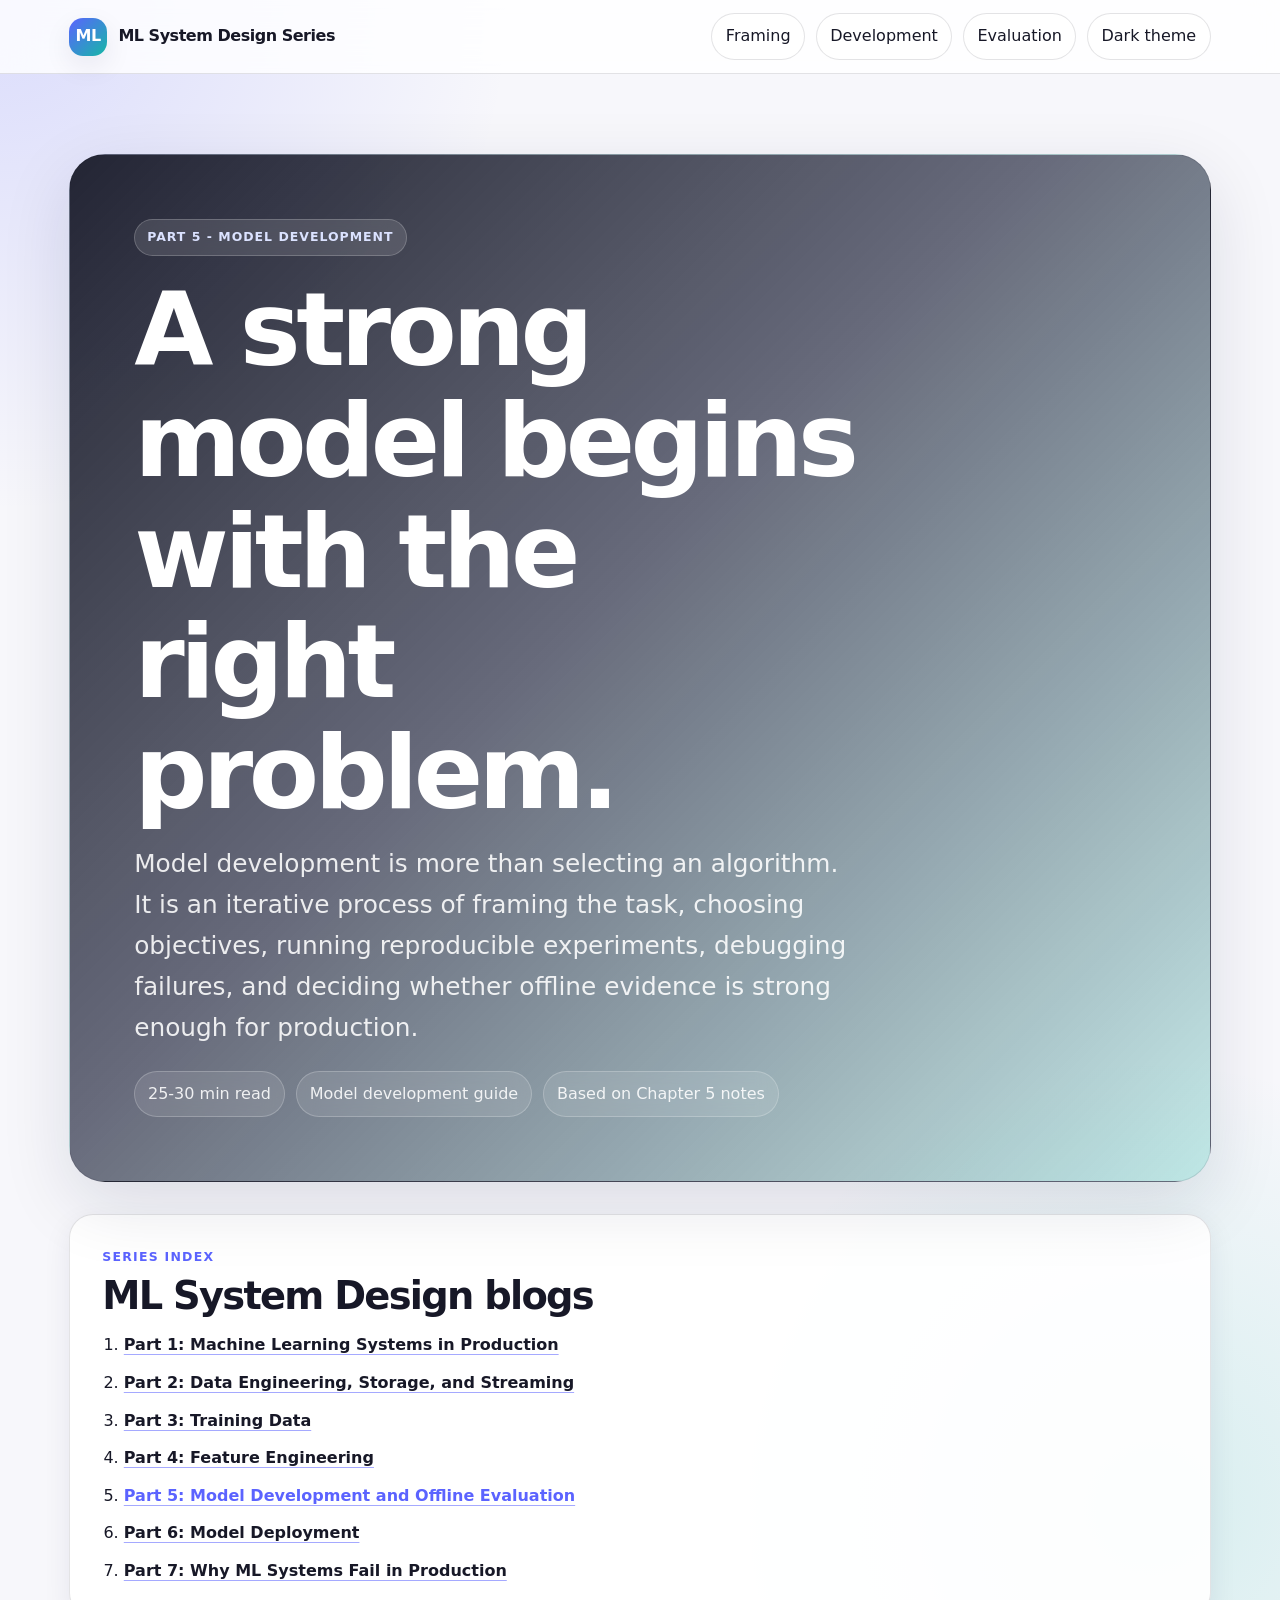
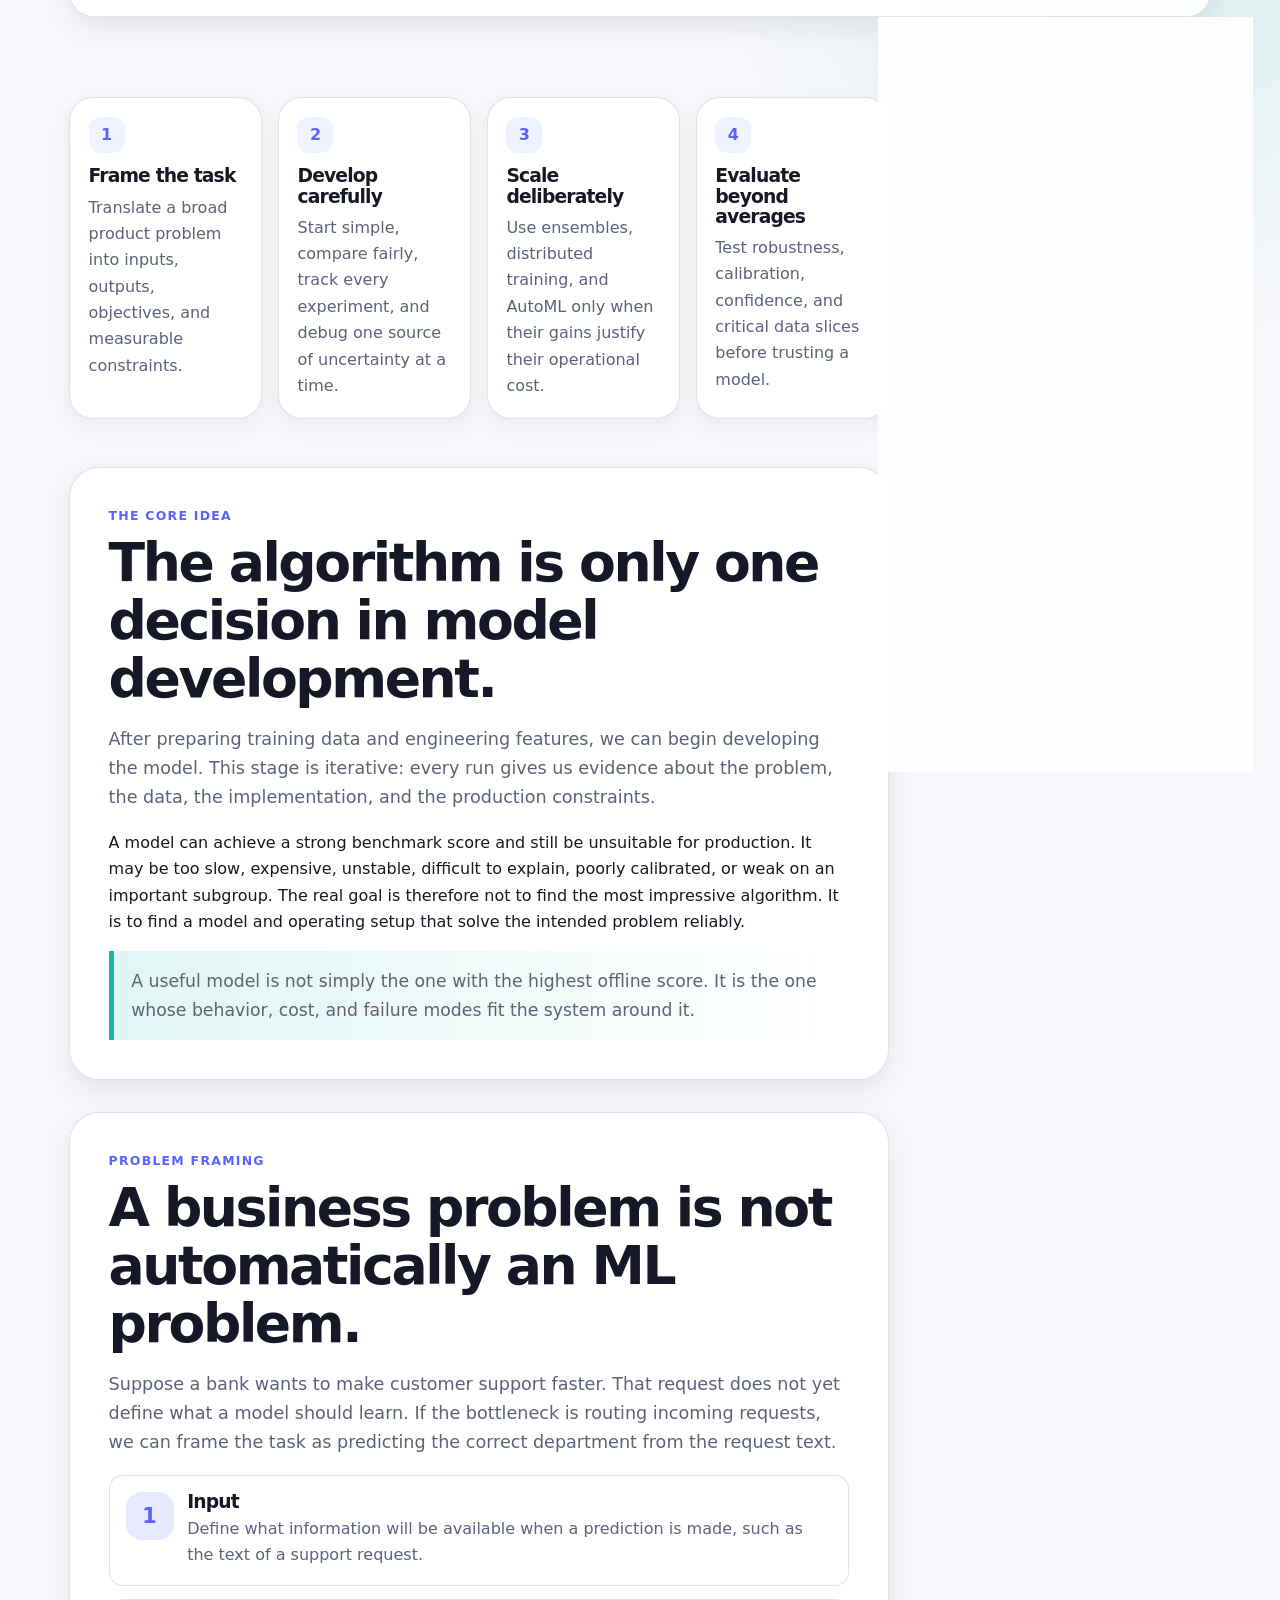
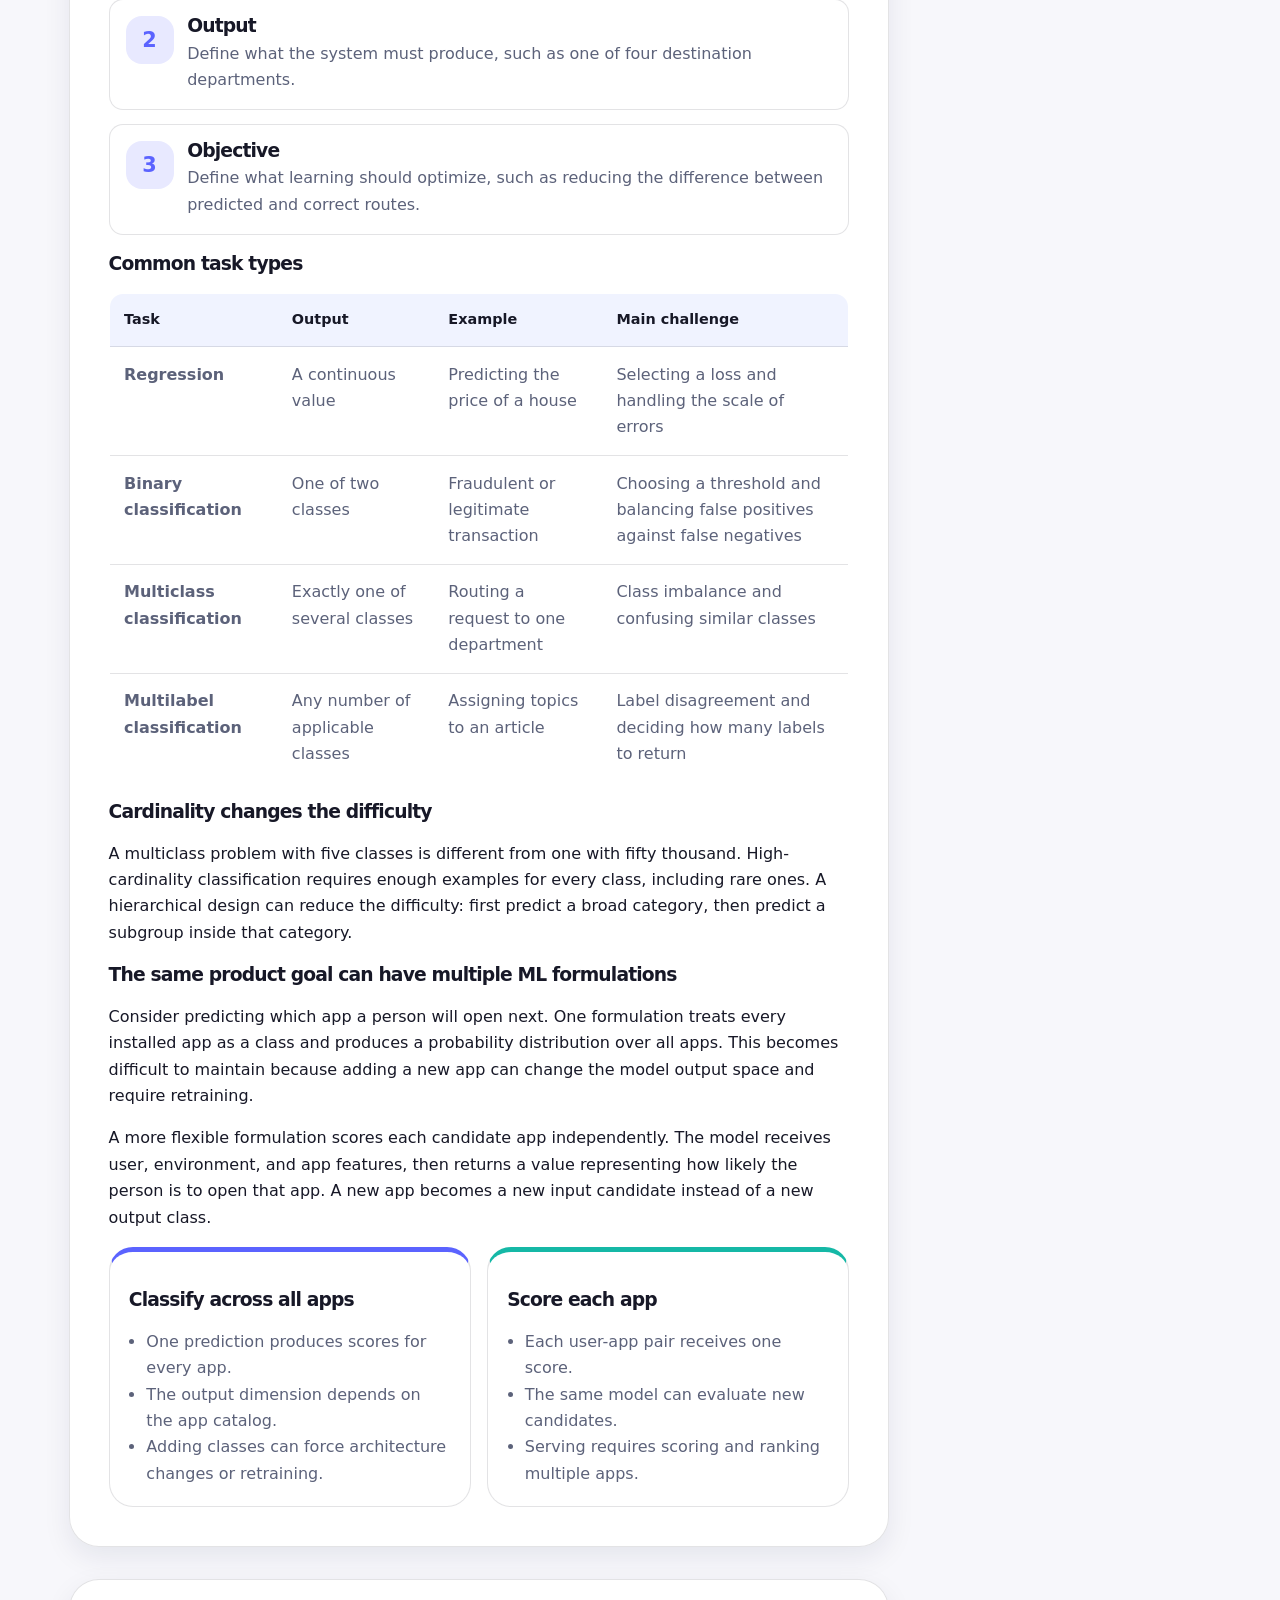
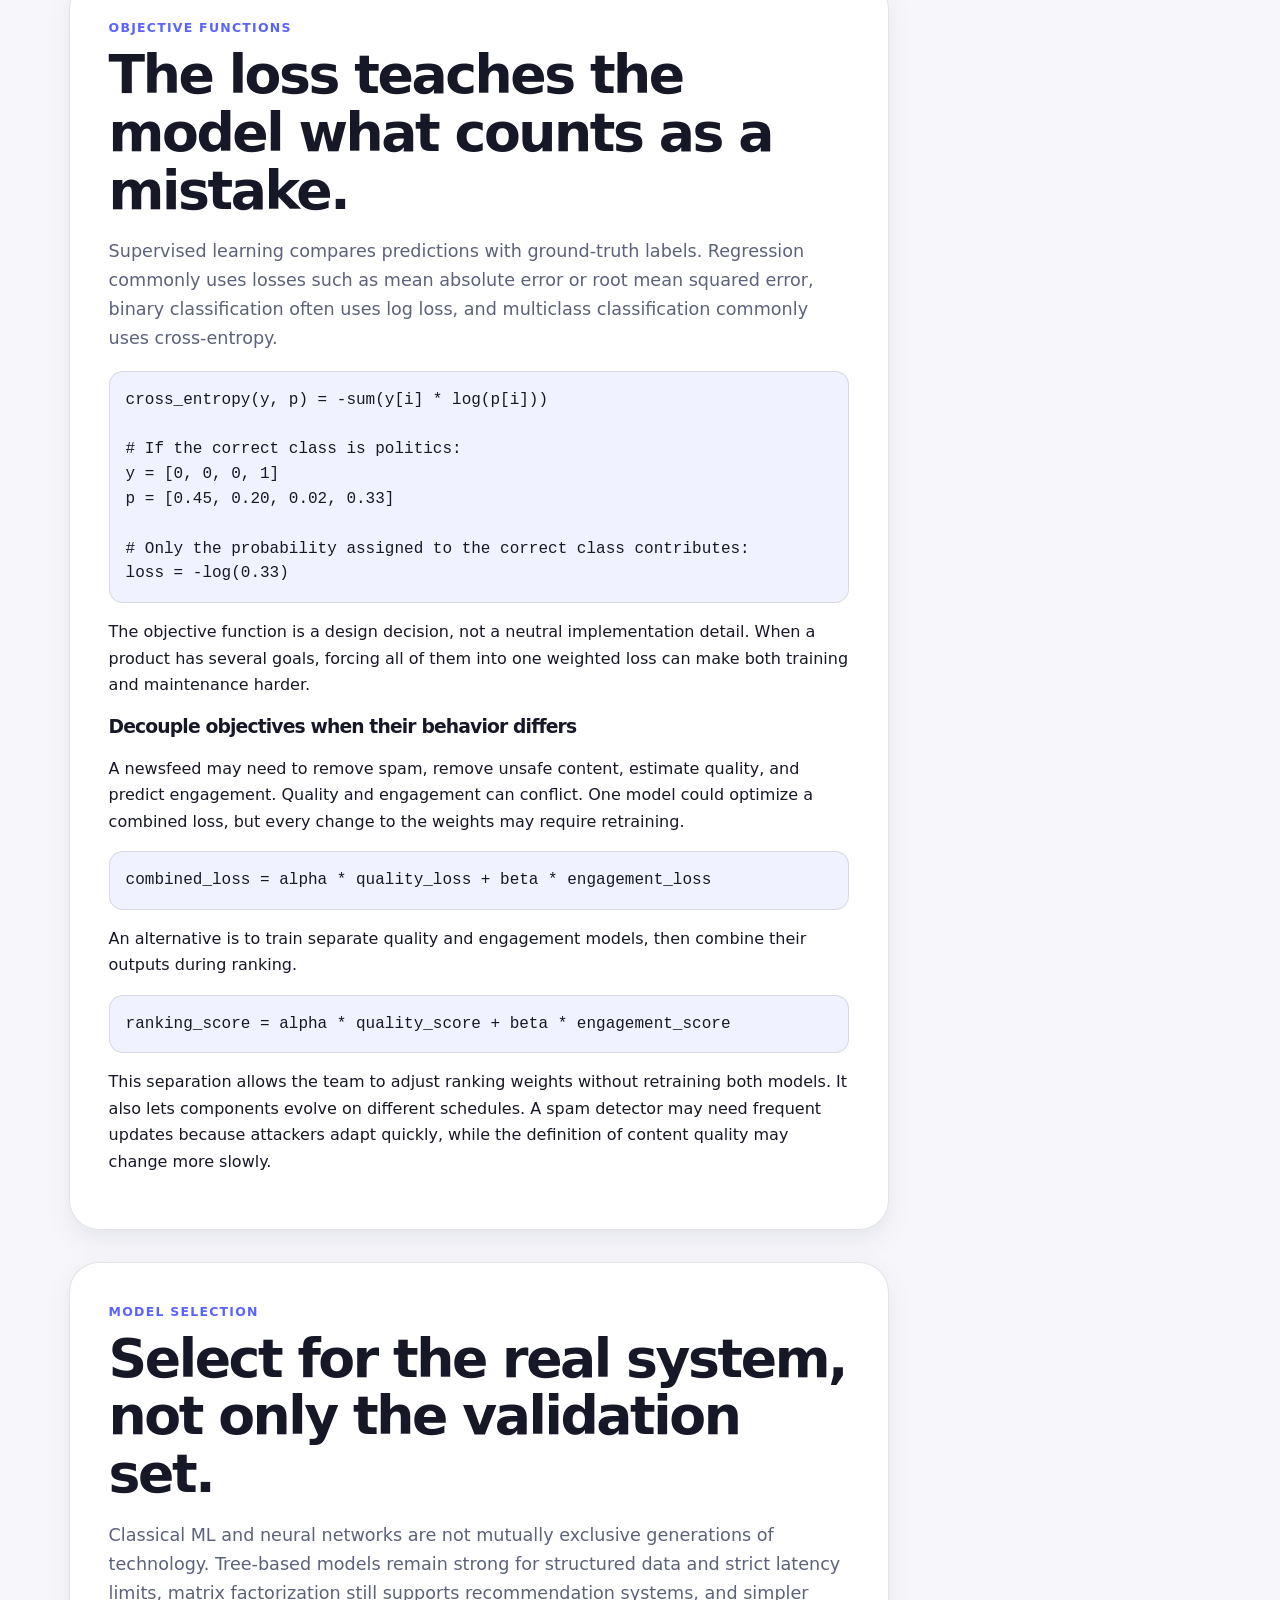
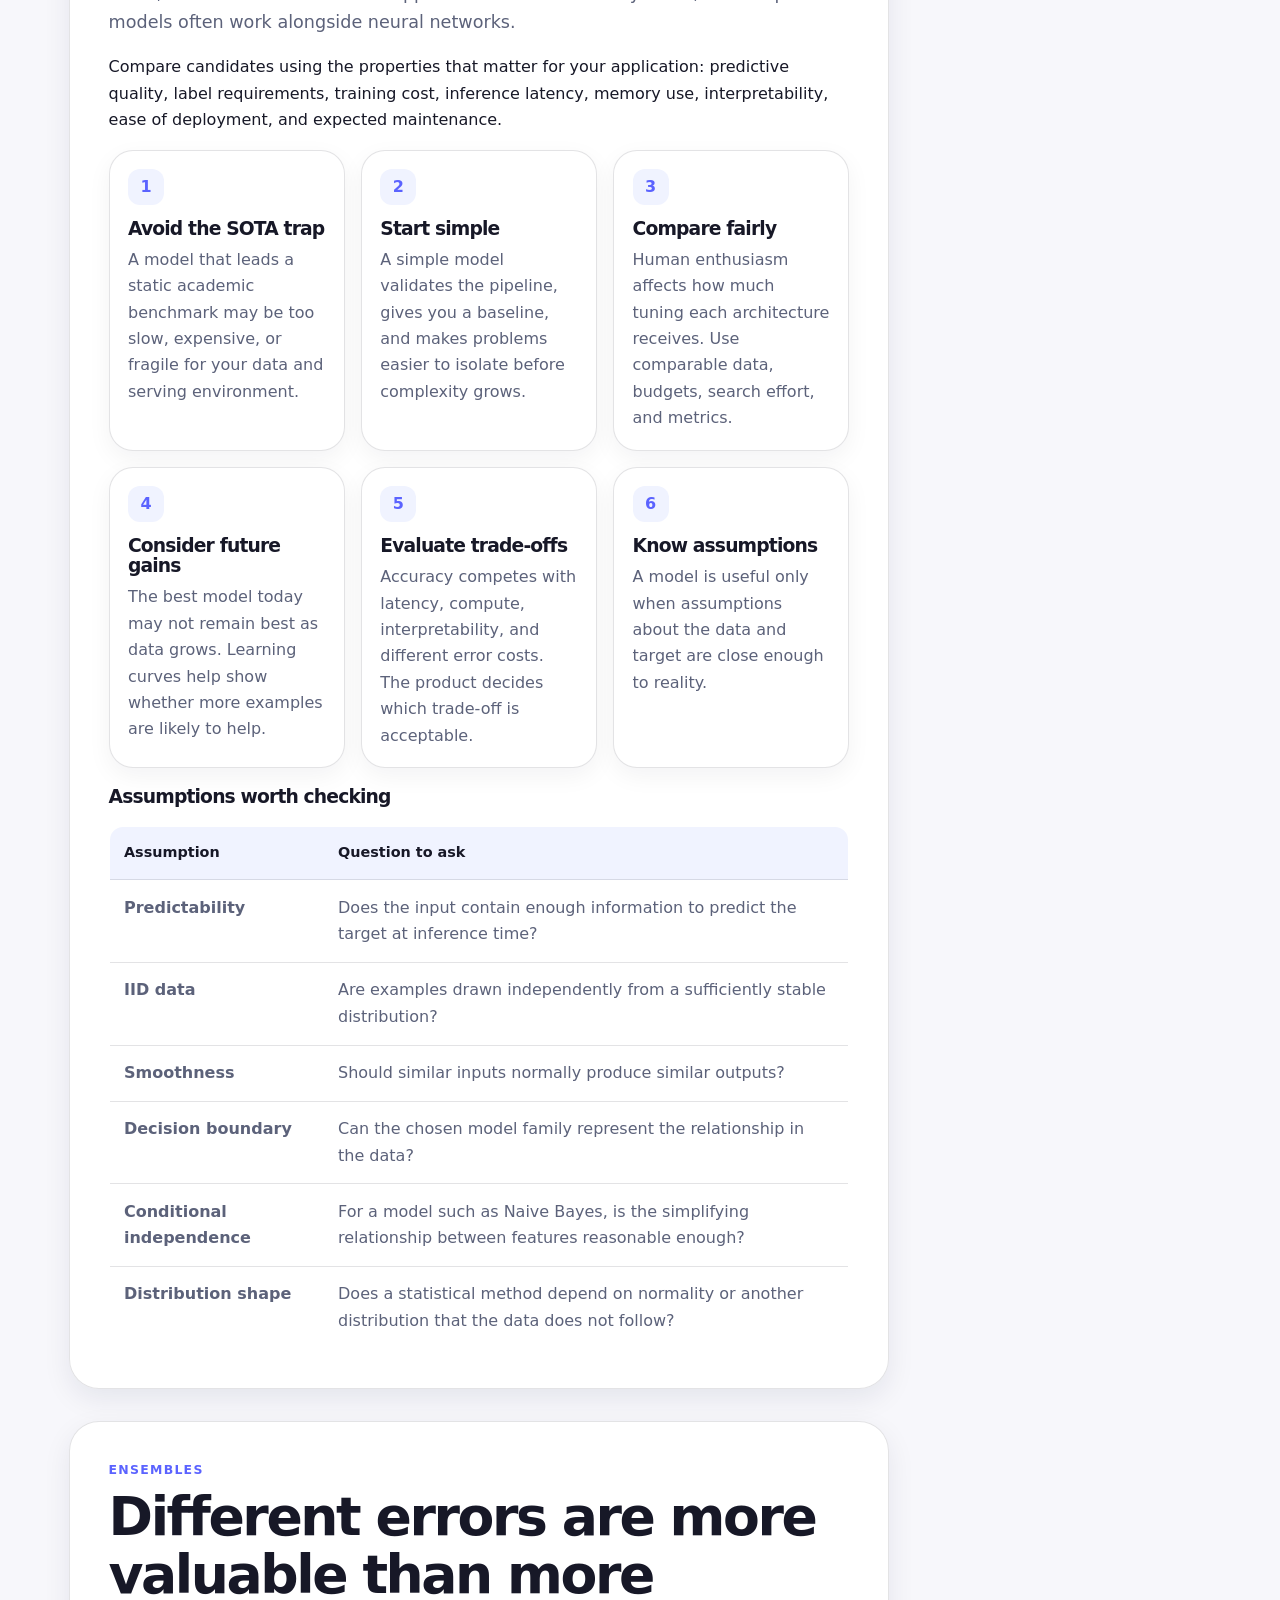
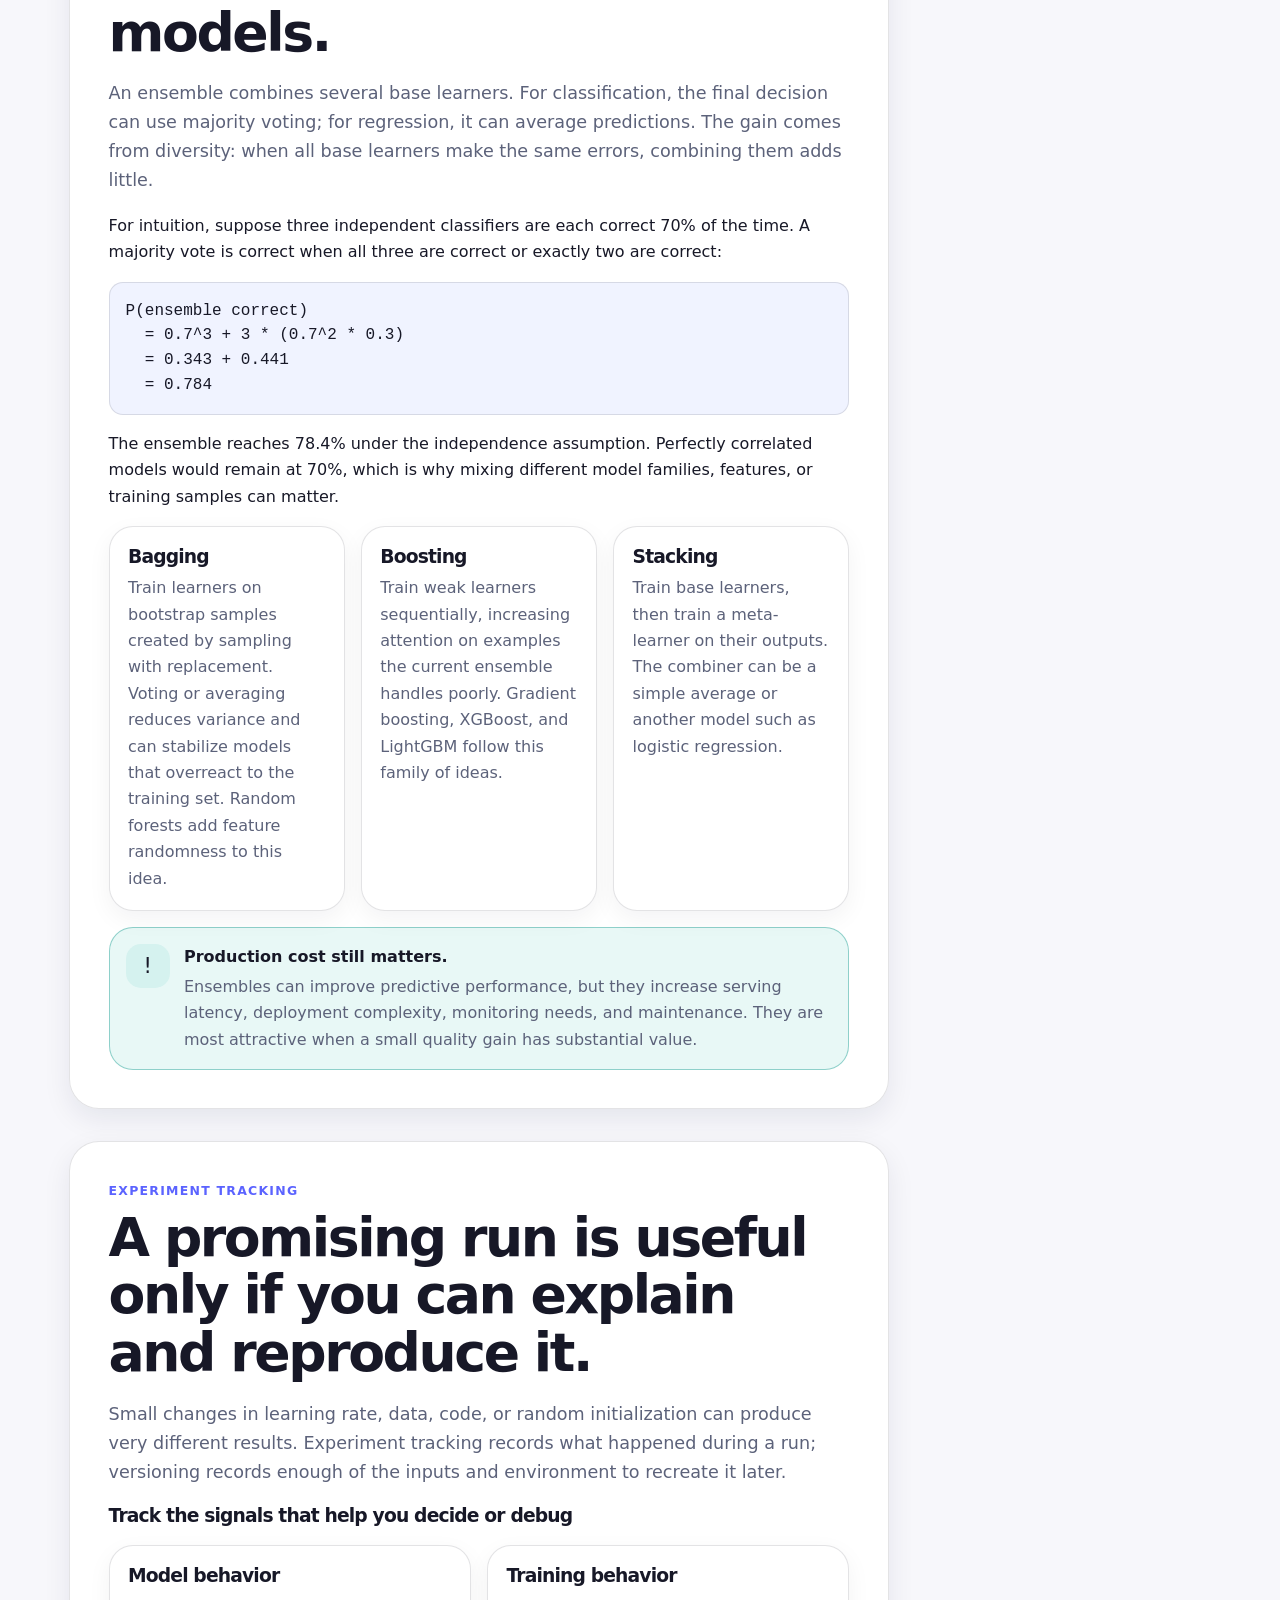
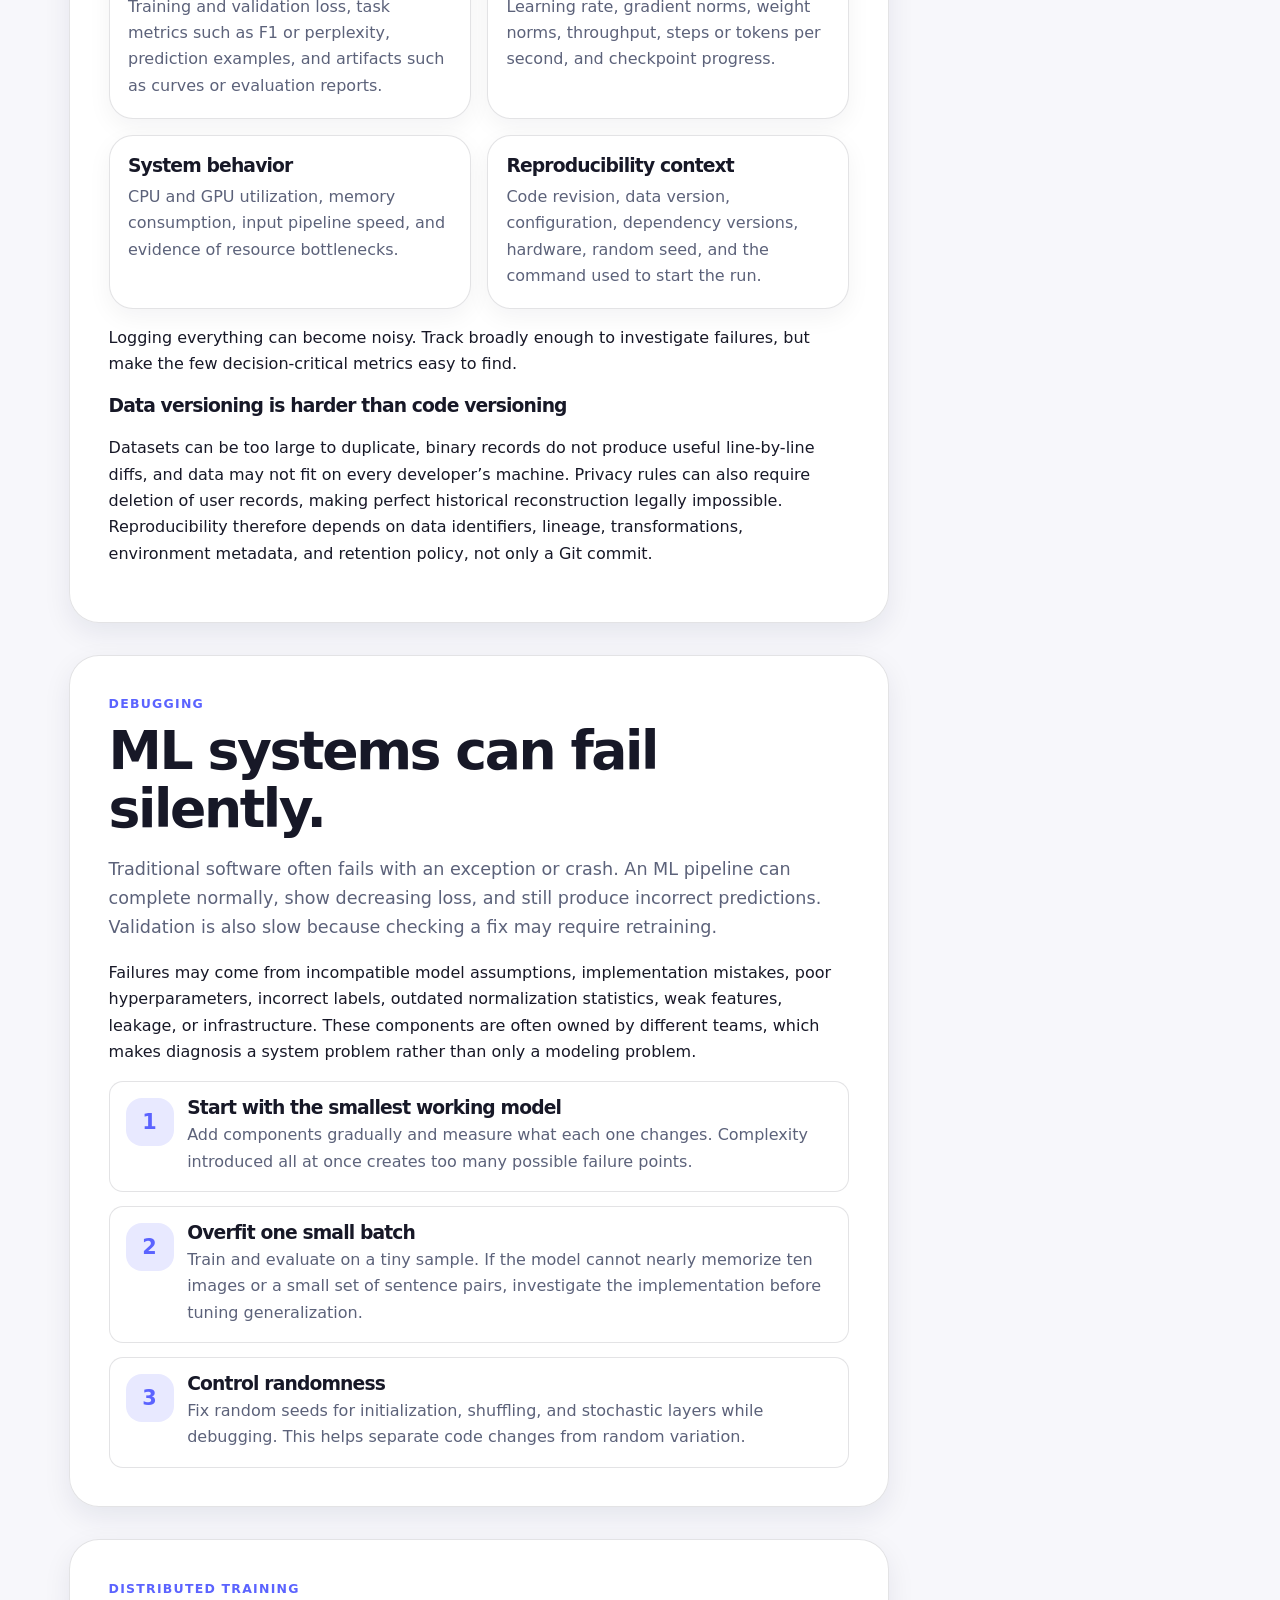
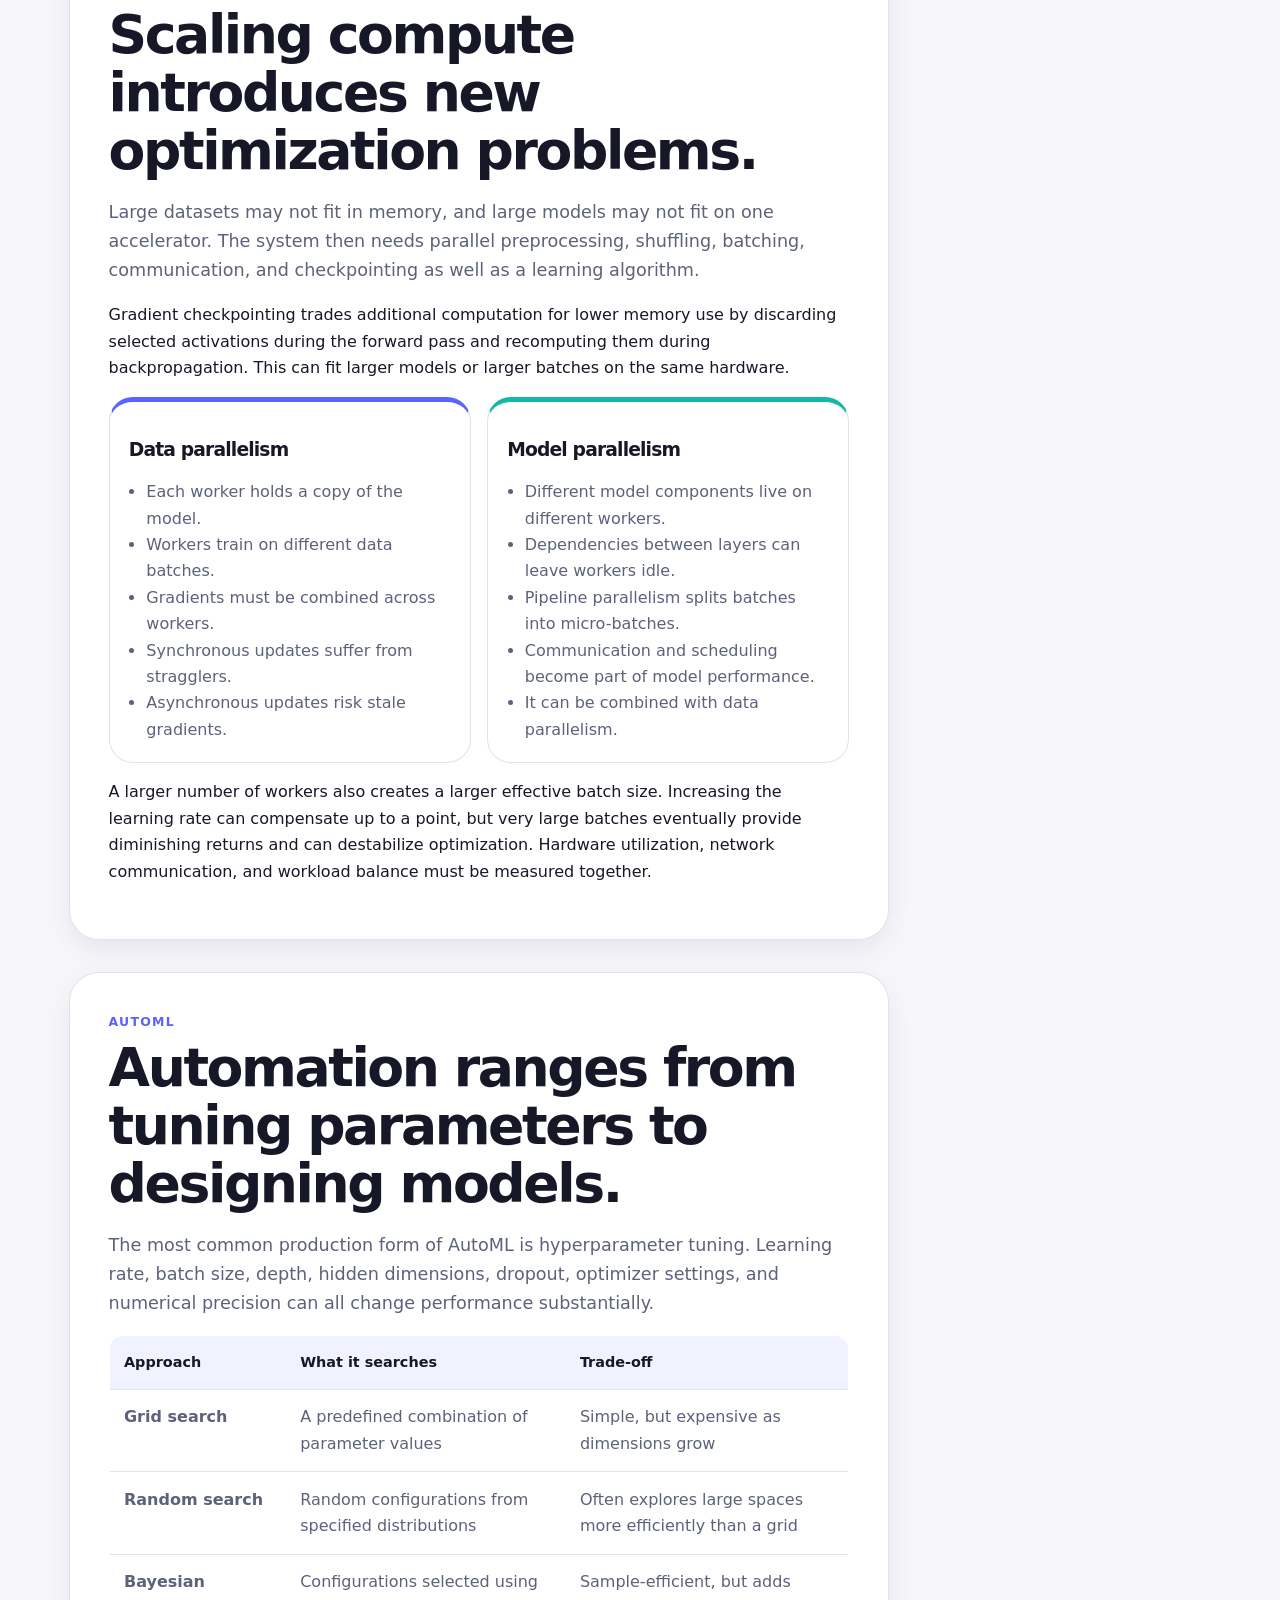
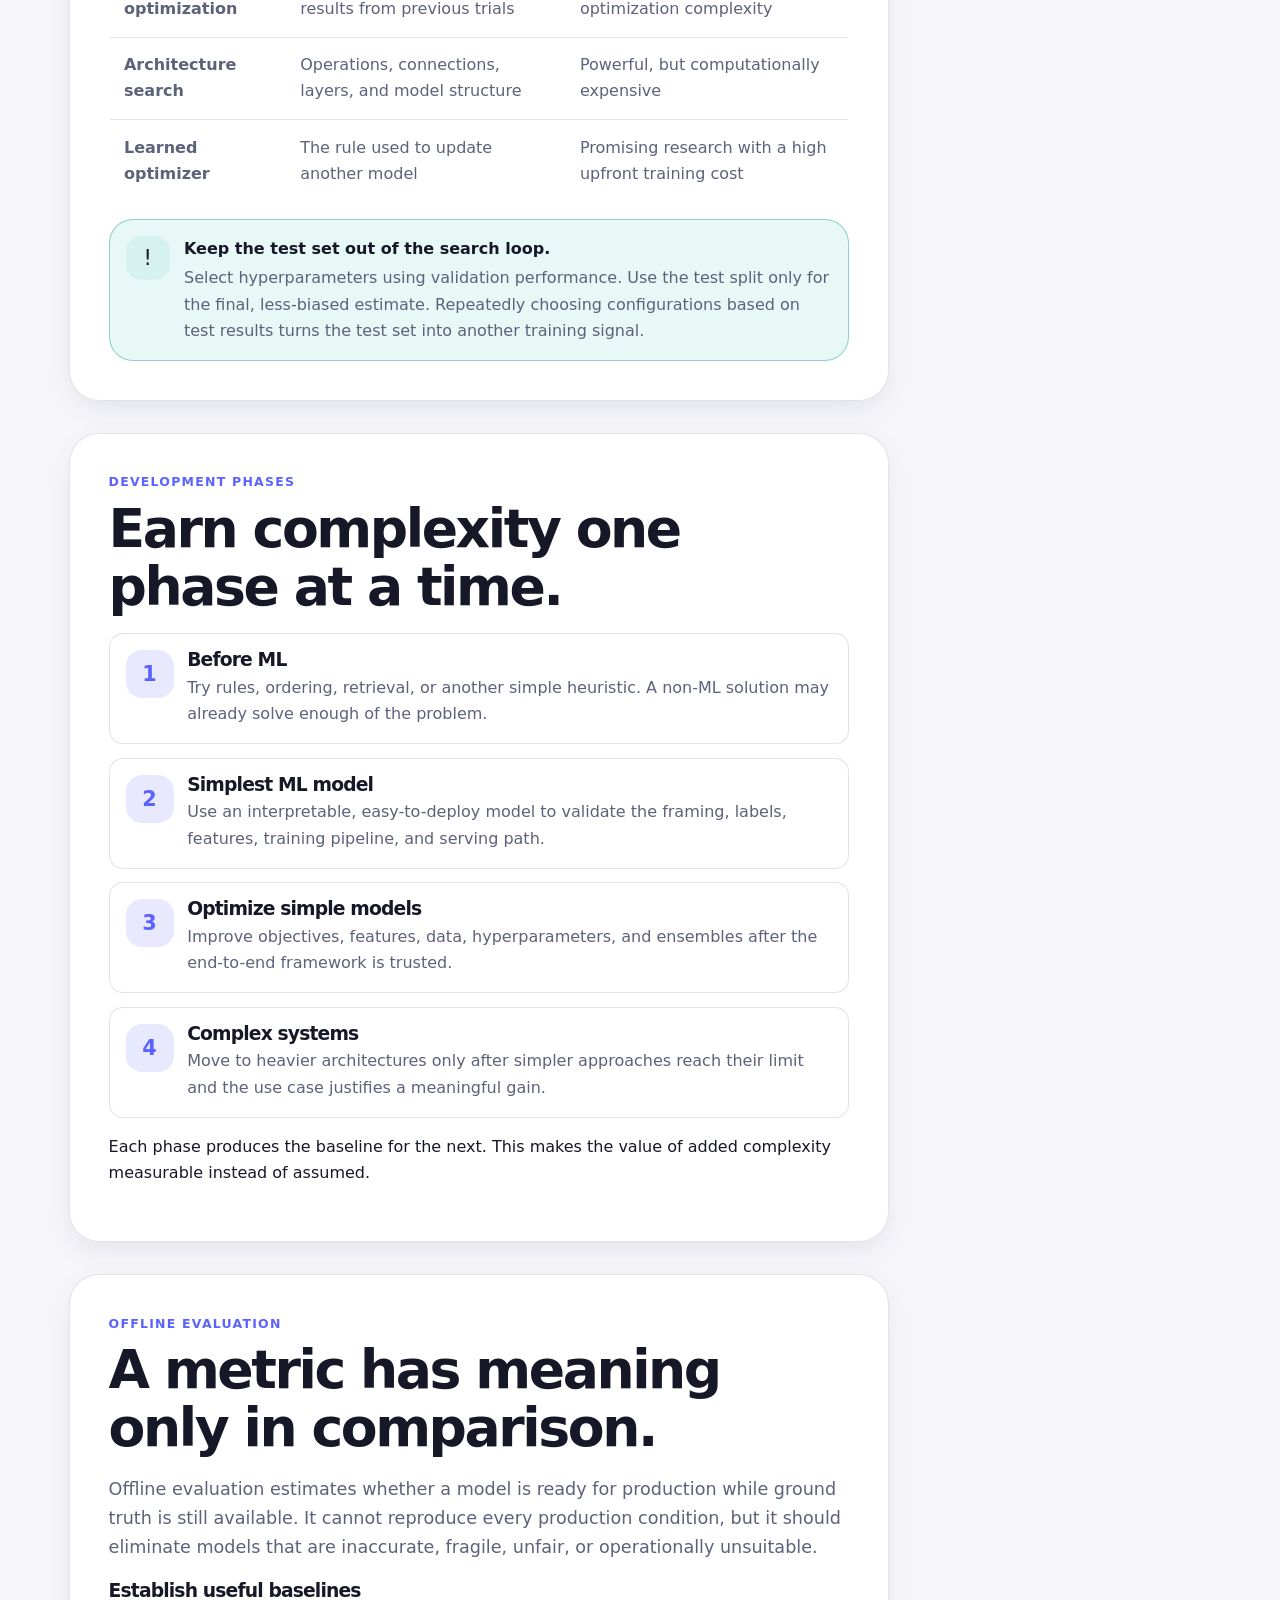
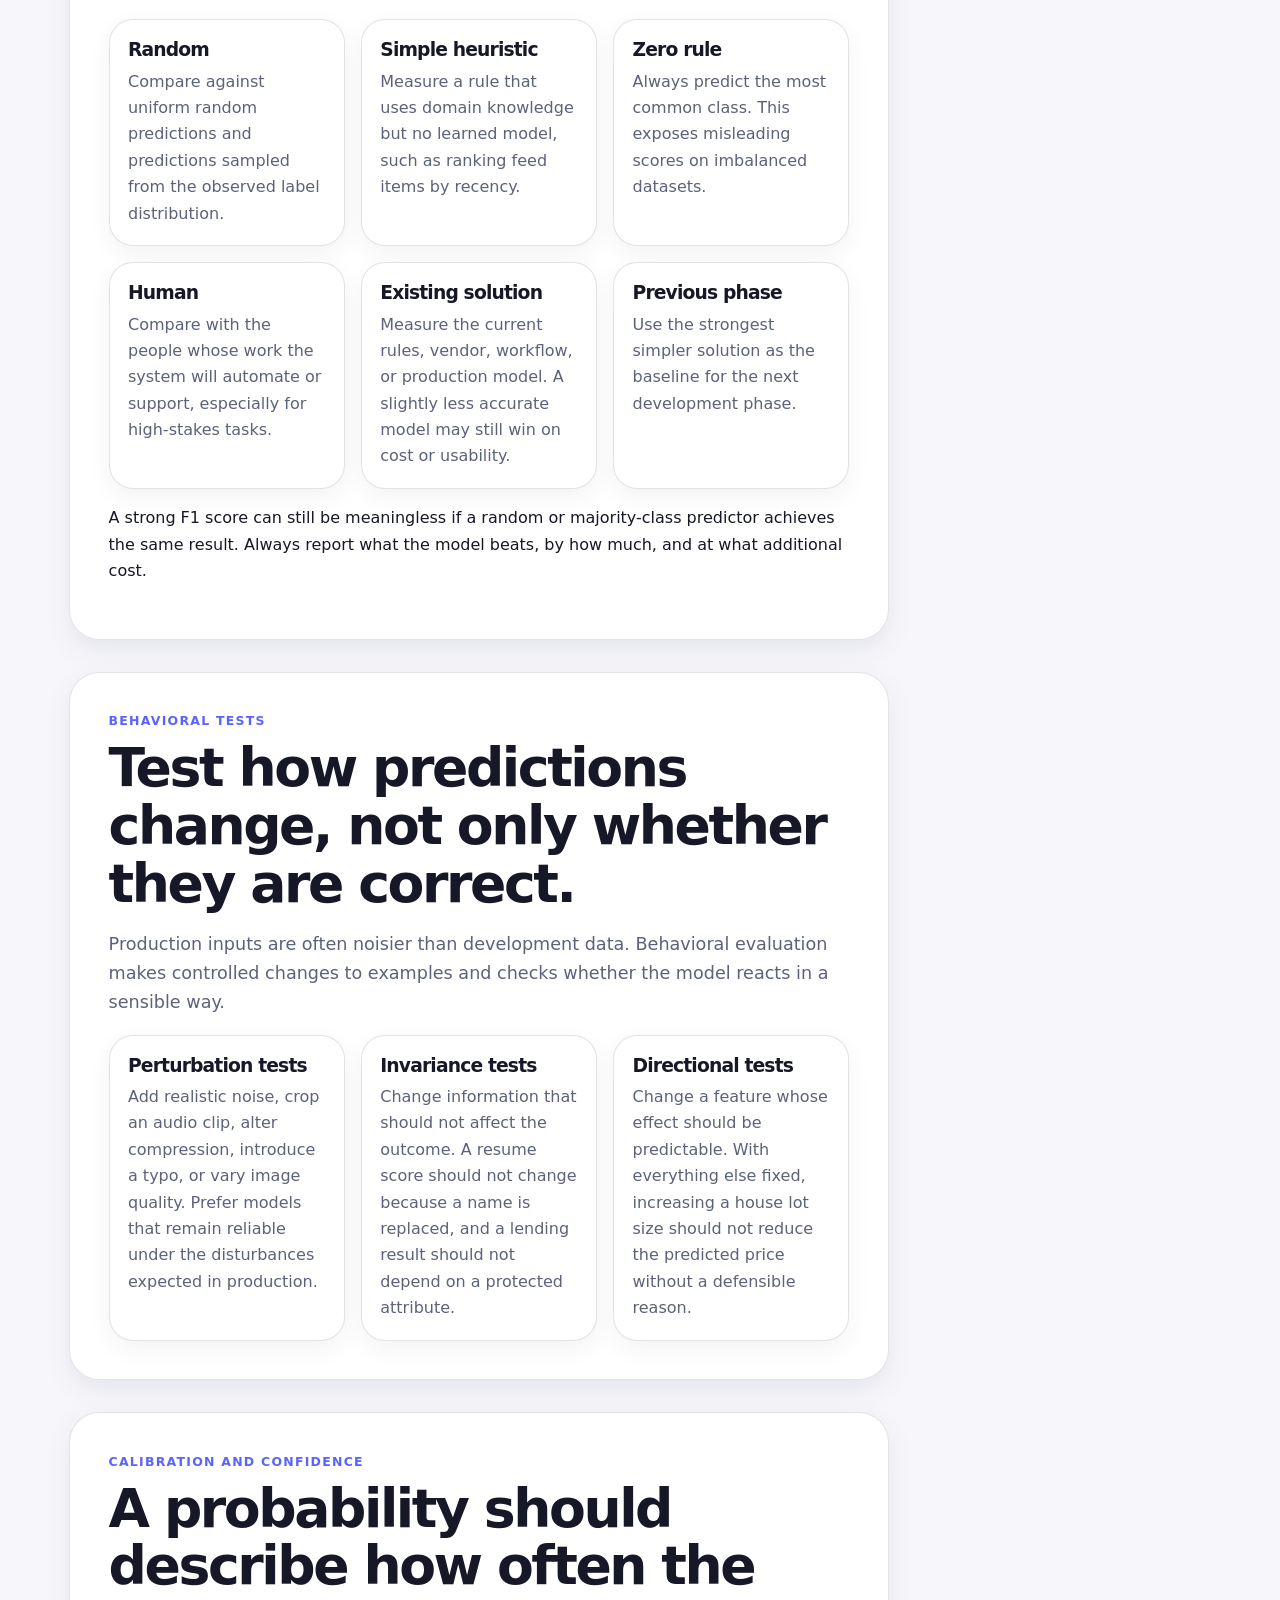
<file: blogs/ml-system-design-part-5.html>
<!doctype html>
<html lang="en">
<head>
  <meta charset="utf-8" />
  <meta name="viewport" content="width=device-width, initial-scale=1" />
  <title>ML System Design Series - Part 5: Model Development and Offline Evaluation</title>
  <meta name="description" content="A practical guide to ML model development: problem framing, objective functions, model selection, ensembles, experiment tracking, debugging, distributed training, AutoML, baselines, calibration, and slice-based evaluation." />
  <link rel="stylesheet" href="style.css?v=5" />
</head>
<body>
  <div class="progress" id="progress"></div>

  <header class="topbar">
    <div class="topbar-inner">
      <a class="brand-mark" href="#top" aria-label="Go to top">
        <span class="brand-logo" aria-hidden="true">ML</span>
        <span>ML System Design Series</span>
      </a>
      <div class="top-actions">
        <a class="pill" href="#framing">Framing</a>
        <a class="pill" href="#development">Development</a>
        <a class="pill" href="#offline-evaluation">Evaluation</a>
        <button class="toggle" id="themeToggle" type="button" aria-label="Toggle dark mode">Dark theme</button>
      </div>
    </div>
  </header>

  <section class="hero" id="top">
    <div class="hero-card" style="--hero-image: url('https://commons.wikimedia.org/wiki/Special:FilePath/Neural_network.svg');">
      <div class="hero-content">
        <span class="eyebrow">Part 5 - Model Development</span>
        <h1>A strong model begins with the right problem.</h1>
        <p class="hero-lede">Model development is more than selecting an algorithm. It is an iterative process of framing the task, choosing objectives, running reproducible experiments, debugging failures, and deciding whether offline evidence is strong enough for production.</p>
        <div class="meta-row" aria-label="Article metadata">
          <span class="meta-chip">25-30 min read</span>
          <span class="meta-chip">Model development guide</span>
          <span class="meta-chip">Based on Chapter 5 notes</span>
        </div>
      </div>
    </div>
  </section>

  <div id="seriesLinks" data-include="ml-system-design-series-links.html">
    <section class="series-section" aria-labelledby="seriesTitle">
      <div class="series-inner">
        <p class="section-kicker">Series index</p>
        <h2 id="seriesTitle">ML System Design blogs</h2>
        <ol class="series-list">
          <li><a href="ml-system-design-part-1.html">Part 1: Machine Learning Systems in Production</a></li>
          <li><a href="ml-system-design-part-2.html">Part 2: Data Engineering, Storage, and Streaming</a></li>
          <li><a href="ml-system-design-part-3.html">Part 3: Training Data</a></li>
          <li><a href="ml-system-design-part-4.html">Part 4: Feature Engineering</a></li>
          <li><a href="ml-system-design-part-5.html" aria-current="page">Part 5: Model Development and Offline Evaluation</a></li>
        </ol>
      </div>
    </section>
  </div>

  <div class="layout">
    <main>
      <section class="section flat" aria-label="Overview cards">
        <div class="grid four">
          <article class="card">
            <span class="number">1</span>
            <h3>Frame the task</h3>
            <p>Translate a broad product problem into inputs, outputs, objectives, and measurable constraints.</p>
          </article>
          <article class="card">
            <span class="number">2</span>
            <h3>Develop carefully</h3>
            <p>Start simple, compare fairly, track every experiment, and debug one source of uncertainty at a time.</p>
          </article>
          <article class="card">
            <span class="number">3</span>
            <h3>Scale deliberately</h3>
            <p>Use ensembles, distributed training, and AutoML only when their gains justify their operational cost.</p>
          </article>
          <article class="card">
            <span class="number">4</span>
            <h3>Evaluate beyond averages</h3>
            <p>Test robustness, calibration, confidence, and critical data slices before trusting a model.</p>
          </article>
        </div>
      </section>

      <section class="section" id="foundation">
        <div class="section-head">
          <div>
            <p class="section-kicker">The core idea</p>
            <h2>The algorithm is only one decision in model development.</h2>
          </div>
        </div>
        <p class="lead">After preparing training data and engineering features, we can begin developing the model. This stage is iterative: every run gives us evidence about the problem, the data, the implementation, and the production constraints.</p>
        <p>A model can achieve a strong benchmark score and still be unsuitable for production. It may be too slow, expensive, unstable, difficult to explain, poorly calibrated, or weak on an important subgroup. The real goal is therefore not to find the most impressive algorithm. It is to find a model and operating setup that solve the intended problem reliably.</p>
        <div class="quote">
          A useful model is not simply the one with the highest offline score. It is the one whose behavior, cost, and failure modes fit the system around it.
        </div>
      </section>

      <section class="section" id="framing">
        <div class="section-head">
          <div>
            <p class="section-kicker">Problem framing</p>
            <h2>A business problem is not automatically an ML problem.</h2>
          </div>
        </div>
        <p class="lead">Suppose a bank wants to make customer support faster. That request does not yet define what a model should learn. If the bottleneck is routing incoming requests, we can frame the task as predicting the correct department from the request text.</p>

        <div class="flow-line">
          <article class="flow-step">
            <span class="icon">1</span>
            <div><h3>Input</h3><p>Define what information will be available when a prediction is made, such as the text of a support request.</p></div>
          </article>
          <article class="flow-step">
            <span class="icon">2</span>
            <div><h3>Output</h3><p>Define what the system must produce, such as one of four destination departments.</p></div>
          </article>
          <article class="flow-step">
            <span class="icon">3</span>
            <div><h3>Objective</h3><p>Define what learning should optimize, such as reducing the difference between predicted and correct routes.</p></div>
          </article>
        </div>

        <h3>Common task types</h3>
        <div class="table-scroll">
        <table class="format-table" aria-label="Common machine learning task types">
          <thead>
            <tr><th>Task</th><th>Output</th><th>Example</th><th>Main challenge</th></tr>
          </thead>
          <tbody>
            <tr><td><strong>Regression</strong></td><td>A continuous value</td><td>Predicting the price of a house</td><td>Selecting a loss and handling the scale of errors</td></tr>
            <tr><td><strong>Binary classification</strong></td><td>One of two classes</td><td>Fraudulent or legitimate transaction</td><td>Choosing a threshold and balancing false positives against false negatives</td></tr>
            <tr><td><strong>Multiclass classification</strong></td><td>Exactly one of several classes</td><td>Routing a request to one department</td><td>Class imbalance and confusing similar classes</td></tr>
            <tr><td><strong>Multilabel classification</strong></td><td>Any number of applicable classes</td><td>Assigning topics to an article</td><td>Label disagreement and deciding how many labels to return</td></tr>
          </tbody>
        </table>
        </div>

        <h3>Cardinality changes the difficulty</h3>
        <p>A multiclass problem with five classes is different from one with fifty thousand. High-cardinality classification requires enough examples for every class, including rare ones. A hierarchical design can reduce the difficulty: first predict a broad category, then predict a subgroup inside that category.</p>

        <h3>The same product goal can have multiple ML formulations</h3>
        <p>Consider predicting which app a person will open next. One formulation treats every installed app as a class and produces a probability distribution over all apps. This becomes difficult to maintain because adding a new app can change the model output space and require retraining.</p>
        <p>A more flexible formulation scores each candidate app independently. The model receives user, environment, and app features, then returns a value representing how likely the person is to open that app. A new app becomes a new input candidate instead of a new output class.</p>
        <div class="compare-grid">
          <article class="compare-card research">
            <h3>Classify across all apps</h3>
            <ul class="compare-list">
              <li>One prediction produces scores for every app.</li>
              <li>The output dimension depends on the app catalog.</li>
              <li>Adding classes can force architecture changes or retraining.</li>
            </ul>
          </article>
          <article class="compare-card production">
            <h3>Score each app</h3>
            <ul class="compare-list">
              <li>Each user-app pair receives one score.</li>
              <li>The same model can evaluate new candidates.</li>
              <li>Serving requires scoring and ranking multiple apps.</li>
            </ul>
          </article>
        </div>
      </section>

      <section class="section" id="objectives">
        <div class="section-head">
          <div>
            <p class="section-kicker">Objective functions</p>
            <h2>The loss teaches the model what counts as a mistake.</h2>
          </div>
        </div>
        <p class="lead">Supervised learning compares predictions with ground-truth labels. Regression commonly uses losses such as mean absolute error or root mean squared error, binary classification often uses log loss, and multiclass classification commonly uses cross-entropy.</p>
        <pre><code>cross_entropy(y, p) = -sum(y[i] * log(p[i]))

# If the correct class is politics:
y = [0, 0, 0, 1]
p = [0.45, 0.20, 0.02, 0.33]

# Only the probability assigned to the correct class contributes:
loss = -log(0.33)</code></pre>
        <p>The objective function is a design decision, not a neutral implementation detail. When a product has several goals, forcing all of them into one weighted loss can make both training and maintenance harder.</p>

        <h3>Decouple objectives when their behavior differs</h3>
        <p>A newsfeed may need to remove spam, remove unsafe content, estimate quality, and predict engagement. Quality and engagement can conflict. One model could optimize a combined loss, but every change to the weights may require retraining.</p>
        <pre><code>combined_loss = alpha * quality_loss + beta * engagement_loss</code></pre>
        <p>An alternative is to train separate quality and engagement models, then combine their outputs during ranking.</p>
        <pre><code>ranking_score = alpha * quality_score + beta * engagement_score</code></pre>
        <p>This separation allows the team to adjust ranking weights without retraining both models. It also lets components evolve on different schedules. A spam detector may need frequent updates because attackers adapt quickly, while the definition of content quality may change more slowly.</p>
      </section>

      <section class="section" id="development">
        <div class="section-head">
          <div>
            <p class="section-kicker">Model selection</p>
            <h2>Select for the real system, not only the validation set.</h2>
          </div>
        </div>
        <p class="lead">Classical ML and neural networks are not mutually exclusive generations of technology. Tree-based models remain strong for structured data and strict latency limits, matrix factorization still supports recommendation systems, and simpler models often work alongside neural networks.</p>
        <p>Compare candidates using the properties that matter for your application: predictive quality, label requirements, training cost, inference latency, memory use, interpretability, ease of deployment, and expected maintenance.</p>

        <div class="grid three">
          <article class="card"><span class="number">1</span><h3>Avoid the SOTA trap</h3><p>A model that leads a static academic benchmark may be too slow, expensive, or fragile for your data and serving environment.</p></article>
          <article class="card"><span class="number">2</span><h3>Start simple</h3><p>A simple model validates the pipeline, gives you a baseline, and makes problems easier to isolate before complexity grows.</p></article>
          <article class="card"><span class="number">3</span><h3>Compare fairly</h3><p>Human enthusiasm affects how much tuning each architecture receives. Use comparable data, budgets, search effort, and metrics.</p></article>
          <article class="card"><span class="number">4</span><h3>Consider future gains</h3><p>The best model today may not remain best as data grows. Learning curves help show whether more examples are likely to help.</p></article>
          <article class="card"><span class="number">5</span><h3>Evaluate trade-offs</h3><p>Accuracy competes with latency, compute, interpretability, and different error costs. The product decides which trade-off is acceptable.</p></article>
          <article class="card"><span class="number">6</span><h3>Know assumptions</h3><p>A model is useful only when assumptions about the data and target are close enough to reality.</p></article>
        </div>

        <h3>Assumptions worth checking</h3>
        <div class="table-scroll">
        <table class="format-table" aria-label="Common machine learning model assumptions">
          <thead><tr><th>Assumption</th><th>Question to ask</th></tr></thead>
          <tbody>
            <tr><td><strong>Predictability</strong></td><td>Does the input contain enough information to predict the target at inference time?</td></tr>
            <tr><td><strong>IID data</strong></td><td>Are examples drawn independently from a sufficiently stable distribution?</td></tr>
            <tr><td><strong>Smoothness</strong></td><td>Should similar inputs normally produce similar outputs?</td></tr>
            <tr><td><strong>Decision boundary</strong></td><td>Can the chosen model family represent the relationship in the data?</td></tr>
            <tr><td><strong>Conditional independence</strong></td><td>For a model such as Naive Bayes, is the simplifying relationship between features reasonable enough?</td></tr>
            <tr><td><strong>Distribution shape</strong></td><td>Does a statistical method depend on normality or another distribution that the data does not follow?</td></tr>
          </tbody>
        </table>
        </div>
      </section>

      <section class="section" id="ensembles">
        <div class="section-head">
          <div>
            <p class="section-kicker">Ensembles</p>
            <h2>Different errors are more valuable than more models.</h2>
          </div>
        </div>
        <p class="lead">An ensemble combines several base learners. For classification, the final decision can use majority voting; for regression, it can average predictions. The gain comes from diversity: when all base learners make the same errors, combining them adds little.</p>
        <p>For intuition, suppose three independent classifiers are each correct 70% of the time. A majority vote is correct when all three are correct or exactly two are correct:</p>
        <pre><code>P(ensemble correct)
  = 0.7^3 + 3 * (0.7^2 * 0.3)
  = 0.343 + 0.441
  = 0.784</code></pre>
        <p>The ensemble reaches 78.4% under the independence assumption. Perfectly correlated models would remain at 70%, which is why mixing different model families, features, or training samples can matter.</p>

        <div class="grid three">
          <article class="card">
            <h3>Bagging</h3>
            <p>Train learners on bootstrap samples created by sampling with replacement. Voting or averaging reduces variance and can stabilize models that overreact to the training set. Random forests add feature randomness to this idea.</p>
          </article>
          <article class="card">
            <h3>Boosting</h3>
            <p>Train weak learners sequentially, increasing attention on examples the current ensemble handles poorly. Gradient boosting, XGBoost, and LightGBM follow this family of ideas.</p>
          </article>
          <article class="card">
            <h3>Stacking</h3>
            <p>Train base learners, then train a meta-learner on their outputs. The combiner can be a simple average or another model such as logistic regression.</p>
          </article>
        </div>
        <div class="callout">
          <span class="icon">!</span>
          <div><strong>Production cost still matters.</strong><p>Ensembles can improve predictive performance, but they increase serving latency, deployment complexity, monitoring needs, and maintenance. They are most attractive when a small quality gain has substantial value.</p></div>
        </div>
      </section>

      <section class="section" id="experiments">
        <div class="section-head">
          <div>
            <p class="section-kicker">Experiment tracking</p>
            <h2>A promising run is useful only if you can explain and reproduce it.</h2>
          </div>
        </div>
        <p class="lead">Small changes in learning rate, data, code, or random initialization can produce very different results. Experiment tracking records what happened during a run; versioning records enough of the inputs and environment to recreate it later.</p>

        <h3>Track the signals that help you decide or debug</h3>
        <div class="grid two">
          <article class="card"><h3>Model behavior</h3><p>Training and validation loss, task metrics such as F1 or perplexity, prediction examples, and artifacts such as curves or evaluation reports.</p></article>
          <article class="card"><h3>Training behavior</h3><p>Learning rate, gradient norms, weight norms, throughput, steps or tokens per second, and checkpoint progress.</p></article>
          <article class="card"><h3>System behavior</h3><p>CPU and GPU utilization, memory consumption, input pipeline speed, and evidence of resource bottlenecks.</p></article>
          <article class="card"><h3>Reproducibility context</h3><p>Code revision, data version, configuration, dependency versions, hardware, random seed, and the command used to start the run.</p></article>
        </div>
        <p>Logging everything can become noisy. Track broadly enough to investigate failures, but make the few decision-critical metrics easy to find.</p>

        <h3>Data versioning is harder than code versioning</h3>
        <p>Datasets can be too large to duplicate, binary records do not produce useful line-by-line diffs, and data may not fit on every developer’s machine. Privacy rules can also require deletion of user records, making perfect historical reconstruction legally impossible. Reproducibility therefore depends on data identifiers, lineage, transformations, environment metadata, and retention policy, not only a Git commit.</p>
      </section>

      <section class="section" id="debugging">
        <div class="section-head">
          <div>
            <p class="section-kicker">Debugging</p>
            <h2>ML systems can fail silently.</h2>
          </div>
        </div>
        <p class="lead">Traditional software often fails with an exception or crash. An ML pipeline can complete normally, show decreasing loss, and still produce incorrect predictions. Validation is also slow because checking a fix may require retraining.</p>
        <p>Failures may come from incompatible model assumptions, implementation mistakes, poor hyperparameters, incorrect labels, outdated normalization statistics, weak features, leakage, or infrastructure. These components are often owned by different teams, which makes diagnosis a system problem rather than only a modeling problem.</p>

        <div class="flow-line">
          <article class="flow-step">
            <span class="icon">1</span>
            <div><h3>Start with the smallest working model</h3><p>Add components gradually and measure what each one changes. Complexity introduced all at once creates too many possible failure points.</p></div>
          </article>
          <article class="flow-step">
            <span class="icon">2</span>
            <div><h3>Overfit one small batch</h3><p>Train and evaluate on a tiny sample. If the model cannot nearly memorize ten images or a small set of sentence pairs, investigate the implementation before tuning generalization.</p></div>
          </article>
          <article class="flow-step">
            <span class="icon">3</span>
            <div><h3>Control randomness</h3><p>Fix random seeds for initialization, shuffling, and stochastic layers while debugging. This helps separate code changes from random variation.</p></div>
          </article>
        </div>
      </section>

      <section class="section" id="distributed-training">
        <div class="section-head">
          <div>
            <p class="section-kicker">Distributed training</p>
            <h2>Scaling compute introduces new optimization problems.</h2>
          </div>
        </div>
        <p class="lead">Large datasets may not fit in memory, and large models may not fit on one accelerator. The system then needs parallel preprocessing, shuffling, batching, communication, and checkpointing as well as a learning algorithm.</p>
        <p>Gradient checkpointing trades additional computation for lower memory use by discarding selected activations during the forward pass and recomputing them during backpropagation. This can fit larger models or larger batches on the same hardware.</p>

        <div class="compare-grid">
          <article class="compare-card research">
            <h3>Data parallelism</h3>
            <ul class="compare-list">
              <li>Each worker holds a copy of the model.</li>
              <li>Workers train on different data batches.</li>
              <li>Gradients must be combined across workers.</li>
              <li>Synchronous updates suffer from stragglers.</li>
              <li>Asynchronous updates risk stale gradients.</li>
            </ul>
          </article>
          <article class="compare-card production">
            <h3>Model parallelism</h3>
            <ul class="compare-list">
              <li>Different model components live on different workers.</li>
              <li>Dependencies between layers can leave workers idle.</li>
              <li>Pipeline parallelism splits batches into micro-batches.</li>
              <li>Communication and scheduling become part of model performance.</li>
              <li>It can be combined with data parallelism.</li>
            </ul>
          </article>
        </div>
        <p>A larger number of workers also creates a larger effective batch size. Increasing the learning rate can compensate up to a point, but very large batches eventually provide diminishing returns and can destabilize optimization. Hardware utilization, network communication, and workload balance must be measured together.</p>
      </section>

      <section class="section" id="automl">
        <div class="section-head">
          <div>
            <p class="section-kicker">AutoML</p>
            <h2>Automation ranges from tuning parameters to designing models.</h2>
          </div>
        </div>
        <p class="lead">The most common production form of AutoML is hyperparameter tuning. Learning rate, batch size, depth, hidden dimensions, dropout, optimizer settings, and numerical precision can all change performance substantially.</p>
        <div class="table-scroll">
        <table class="format-table" aria-label="AutoML approaches">
          <thead><tr><th>Approach</th><th>What it searches</th><th>Trade-off</th></tr></thead>
          <tbody>
            <tr><td><strong>Grid search</strong></td><td>A predefined combination of parameter values</td><td>Simple, but expensive as dimensions grow</td></tr>
            <tr><td><strong>Random search</strong></td><td>Random configurations from specified distributions</td><td>Often explores large spaces more efficiently than a grid</td></tr>
            <tr><td><strong>Bayesian optimization</strong></td><td>Configurations selected using results from previous trials</td><td>Sample-efficient, but adds optimization complexity</td></tr>
            <tr><td><strong>Architecture search</strong></td><td>Operations, connections, layers, and model structure</td><td>Powerful, but computationally expensive</td></tr>
            <tr><td><strong>Learned optimizer</strong></td><td>The rule used to update another model</td><td>Promising research with a high upfront training cost</td></tr>
          </tbody>
        </table>
        </div>
        <div class="callout">
          <span class="icon">!</span>
          <div><strong>Keep the test set out of the search loop.</strong><p>Select hyperparameters using validation performance. Use the test split only for the final, less-biased estimate. Repeatedly choosing configurations based on test results turns the test set into another training signal.</p></div>
        </div>
      </section>

      <section class="section" id="phases">
        <div class="section-head">
          <div>
            <p class="section-kicker">Development phases</p>
            <h2>Earn complexity one phase at a time.</h2>
          </div>
        </div>
        <div class="flow-line">
          <article class="flow-step"><span class="icon">1</span><div><h3>Before ML</h3><p>Try rules, ordering, retrieval, or another simple heuristic. A non-ML solution may already solve enough of the problem.</p></div></article>
          <article class="flow-step"><span class="icon">2</span><div><h3>Simplest ML model</h3><p>Use an interpretable, easy-to-deploy model to validate the framing, labels, features, training pipeline, and serving path.</p></div></article>
          <article class="flow-step"><span class="icon">3</span><div><h3>Optimize simple models</h3><p>Improve objectives, features, data, hyperparameters, and ensembles after the end-to-end framework is trusted.</p></div></article>
          <article class="flow-step"><span class="icon">4</span><div><h3>Complex systems</h3><p>Move to heavier architectures only after simpler approaches reach their limit and the use case justifies a meaningful gain.</p></div></article>
        </div>
        <p>Each phase produces the baseline for the next. This makes the value of added complexity measurable instead of assumed.</p>
      </section>

      <section class="section" id="offline-evaluation">
        <div class="section-head">
          <div>
            <p class="section-kicker">Offline evaluation</p>
            <h2>A metric has meaning only in comparison.</h2>
          </div>
        </div>
        <p class="lead">Offline evaluation estimates whether a model is ready for production while ground truth is still available. It cannot reproduce every production condition, but it should eliminate models that are inaccurate, fragile, unfair, or operationally unsuitable.</p>

        <h3>Establish useful baselines</h3>
        <div class="grid three">
          <article class="card"><h3>Random</h3><p>Compare against uniform random predictions and predictions sampled from the observed label distribution.</p></article>
          <article class="card"><h3>Simple heuristic</h3><p>Measure a rule that uses domain knowledge but no learned model, such as ranking feed items by recency.</p></article>
          <article class="card"><h3>Zero rule</h3><p>Always predict the most common class. This exposes misleading scores on imbalanced datasets.</p></article>
          <article class="card"><h3>Human</h3><p>Compare with the people whose work the system will automate or support, especially for high-stakes tasks.</p></article>
          <article class="card"><h3>Existing solution</h3><p>Measure the current rules, vendor, workflow, or production model. A slightly less accurate model may still win on cost or usability.</p></article>
          <article class="card"><h3>Previous phase</h3><p>Use the strongest simpler solution as the baseline for the next development phase.</p></article>
        </div>
        <p>A strong F1 score can still be meaningless if a random or majority-class predictor achieves the same result. Always report what the model beats, by how much, and at what additional cost.</p>
      </section>

      <section class="section" id="evaluation-tests">
        <div class="section-head">
          <div>
            <p class="section-kicker">Behavioral tests</p>
            <h2>Test how predictions change, not only whether they are correct.</h2>
          </div>
        </div>
        <p class="lead">Production inputs are often noisier than development data. Behavioral evaluation makes controlled changes to examples and checks whether the model reacts in a sensible way.</p>
        <div class="grid three">
          <article class="card">
            <h3>Perturbation tests</h3>
            <p>Add realistic noise, crop an audio clip, alter compression, introduce a typo, or vary image quality. Prefer models that remain reliable under the disturbances expected in production.</p>
          </article>
          <article class="card">
            <h3>Invariance tests</h3>
            <p>Change information that should not affect the outcome. A resume score should not change because a name is replaced, and a lending result should not depend on a protected attribute.</p>
          </article>
          <article class="card">
            <h3>Directional tests</h3>
            <p>Change a feature whose effect should be predictable. With everything else fixed, increasing a house lot size should not reduce the predicted price without a defensible reason.</p>
          </article>
        </div>
      </section>

      <section class="section" id="calibration">
        <div class="section-head">
          <div>
            <p class="section-kicker">Calibration and confidence</p>
            <h2>A probability should describe how often the event happens.</h2>
          </div>
        </div>
        <p class="lead">If a model assigns 70% probability to many events, a calibrated model should be correct on about 70% of those events. A model can rank candidates correctly while still producing misleading probabilities.</p>
        <p>Calibration matters when probabilities drive decisions: estimating ad clicks, allocating risk, deciding whether a human should review a case, or making recommendations that reflect a user’s actual preferences. Reliability curves compare predicted probabilities with observed frequencies. Methods such as Platt scaling can recalibrate a classifier using held-out data.</p>
        <pre><code># Conceptual calibration check
for probability_bucket in buckets:
    predicted = mean(model_probability)
    observed = mean(actual_outcome)
    compare(predicted, observed)</code></pre>
        <h3>Confidence is an instance-level decision</h3>
        <p>Overall accuracy summarizes a population. Confidence asks whether one prediction is reliable enough to use. For low-confidence cases, the system needs an explicit policy: abstain, request more information, fall back to a rule, or route the case to a human.</p>
        <div class="decision-strip" aria-label="Low confidence actions">
          <span class="decision-chip">Return prediction</span>
          <span class="decision-chip">Ask for more input</span>
          <span class="decision-chip">Use a fallback</span>
          <span class="decision-chip">Request human review</span>
          <span class="decision-chip">Abstain safely</span>
        </div>
      </section>

      <section class="section" id="slices">
        <div class="section-head">
          <div>
            <p class="section-kicker">Slice-based evaluation</p>
            <h2>Overall performance can hide the failures that matter most.</h2>
          </div>
        </div>
        <p class="lead">A slice is a meaningful subgroup of the evaluation data, such as mobile users, a geographic region, a device type, paid customers, a demographic group, or an uncommon class.</p>
        <p>Imagine that 90% of examples belong to a majority group. Model A reaches 98% accuracy on that group but only 80% on the minority group, for 96.2% overall. Model B reaches 95% on both groups, for 95% overall. Selecting only by overall accuracy favors Model A and hides a large subgroup failure.</p>
        <div class="table-scroll">
        <table class="format-table" aria-label="Slice-based model comparison">
          <thead><tr><th>Model</th><th>Majority slice</th><th>Minority slice</th><th>Overall</th></tr></thead>
          <tbody>
            <tr><td><strong>Model A</strong></td><td>98%</td><td>80%</td><td>96.2%</td></tr>
            <tr><td><strong>Model B</strong></td><td>95%</td><td>95%</td><td>95%</td></tr>
          </tbody>
        </table>
        </div>
        <p>Slices can also have different business importance. In churn prediction, performance on paying customers may matter more than performance on free accounts. Aggregation can even reverse subgroup trends, a phenomenon known as Simpson’s paradox. Therefore, inspect both overall and slice-level evidence before choosing a model.</p>

        <h3>How to discover critical slices</h3>
        <div class="grid three">
          <article class="card"><h3>Domain heuristics</h3><p>Use product and subject-matter knowledge to define likely differences such as browser, location, device, language, or customer tier.</p></article>
          <article class="card"><h3>Error analysis</h3><p>Review misclassified examples manually and look for repeated characteristics that aggregate metrics conceal.</p></article>
          <article class="card"><h3>Automated discovery</h3><p>Generate candidate slices using clustering, search, or decision-based methods, then rank the groups with unusually poor or unusual behavior.</p></article>
        </div>
        <div class="callout">
          <span class="icon">i</span>
          <div><strong>Not every slice failure is a model failure.</strong><p>Poor mobile performance may reveal a hidden interface, data collection, or instrumentation problem. Fine-grained evaluation can expose issues elsewhere in the product.</p></div>
        </div>
      </section>

      <section class="section" id="summary">
        <div class="section-head">
          <div>
            <p class="section-kicker">Summary</p>
            <h2>Model development is a chain of evidence.</h2>
          </div>
        </div>
        <p class="lead">Begin by framing a broad product need as an ML task with clear inputs, outputs, and objectives. Compare model families under fair conditions, start with the simplest credible baseline, and evaluate operational properties alongside predictive performance.</p>
        <p>As the project matures, experiment tracking and versioning make results understandable and reproducible. Debugging practices reduce uncertainty, while ensembles, distributed training, and AutoML provide additional power when the value justifies the complexity.</p>
        <p>Finally, offline evaluation should go beyond one aggregate metric. Baselines, perturbation tests, invariance checks, directional expectations, calibration, confidence policies, and slice-based analysis help determine whether a model behaves sensibly before it reaches users. Offline evidence cannot guarantee production success, but it can prevent many avoidable failures.</p>
      </section>
    </main>

    <aside class="toc" aria-label="Table of contents">
      <h2>In this post</h2>
      <a href="#foundation">Core idea</a>
      <a href="#framing">Problem framing</a>
      <a href="#objectives">Objectives</a>
      <a href="#development">Model selection</a>
      <a href="#ensembles">Ensembles</a>
      <a href="#experiments">Experiments</a>
      <a href="#debugging">Debugging</a>
      <a href="#distributed-training">Distributed training</a>
      <a href="#automl">AutoML</a>
      <a href="#phases">Development phases</a>
      <a href="#offline-evaluation">Offline evaluation</a>
      <a href="#evaluation-tests">Behavioral tests</a>
      <a href="#calibration">Calibration</a>
      <a href="#slices">Data slices</a>
      <a href="#summary">Summary</a>
    </aside>
  </div>

  <script src="script.js" defer></script>
</body>
</html>
</file>
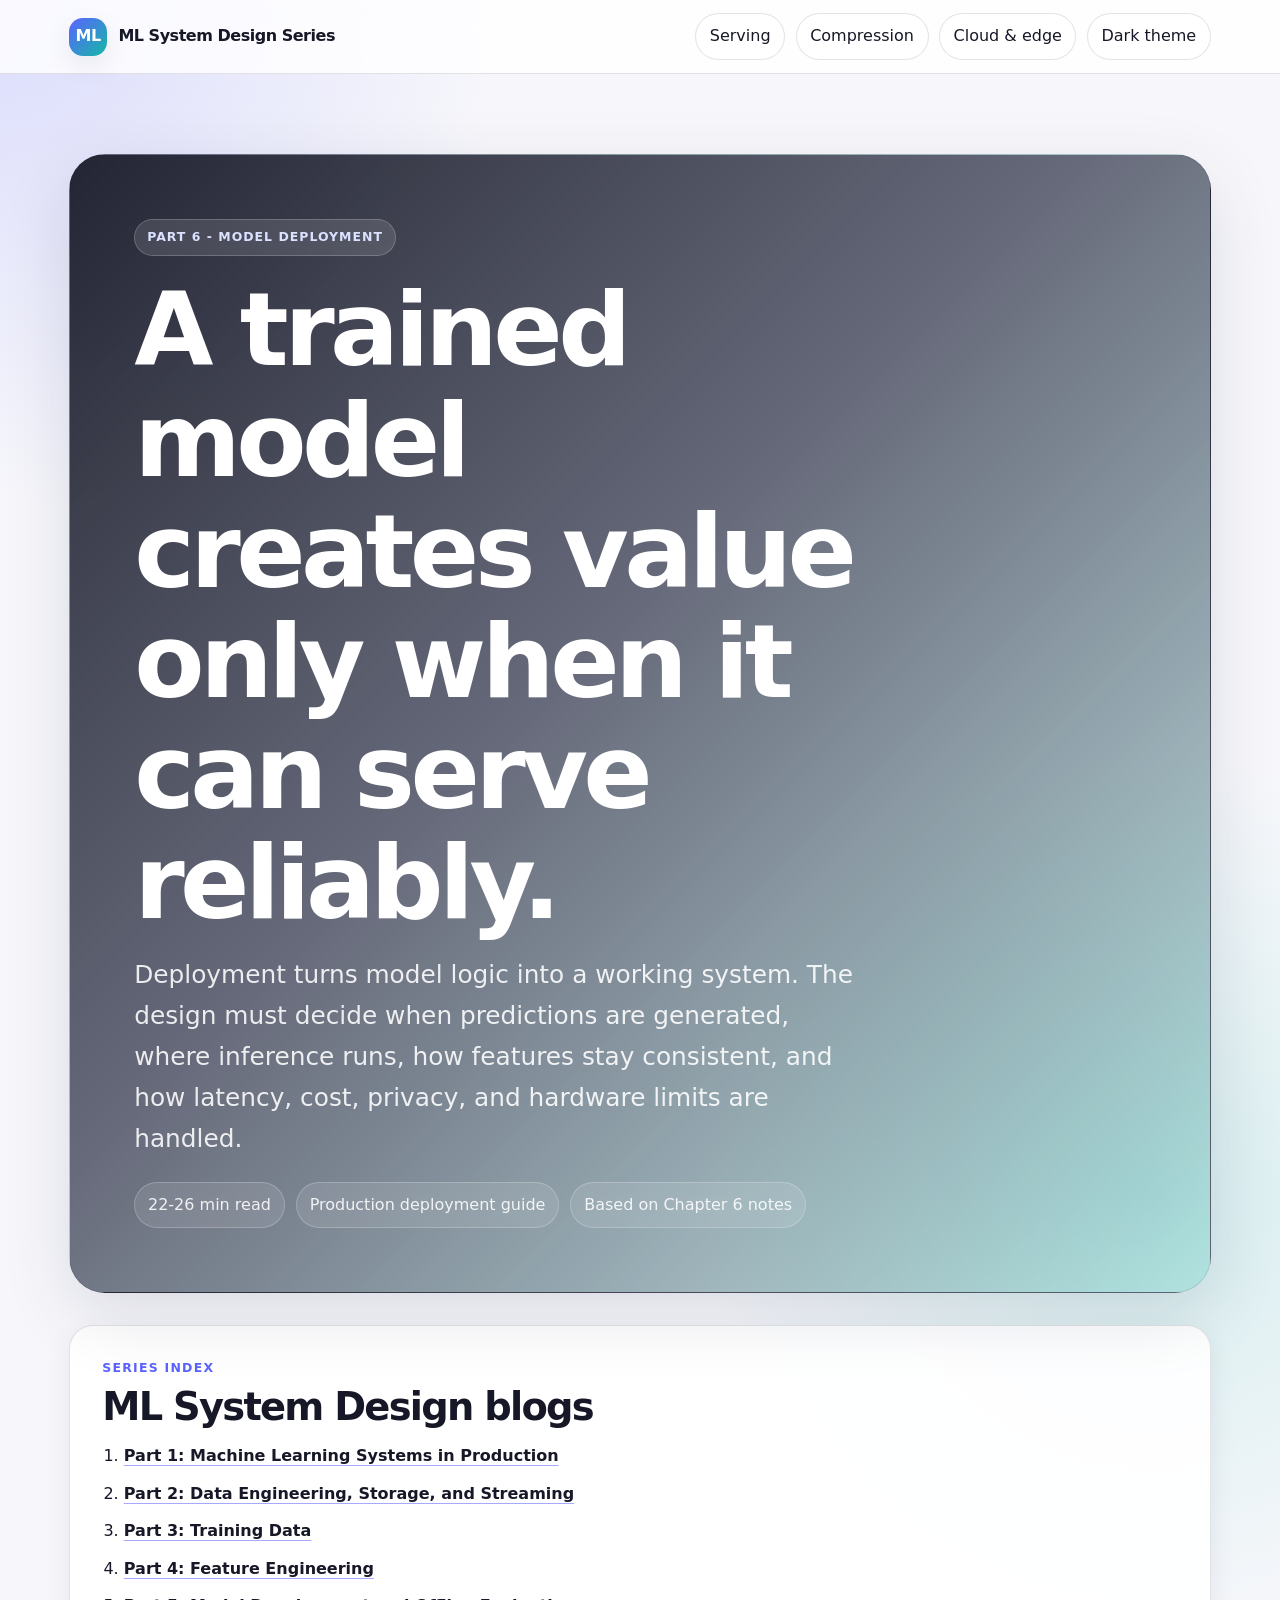
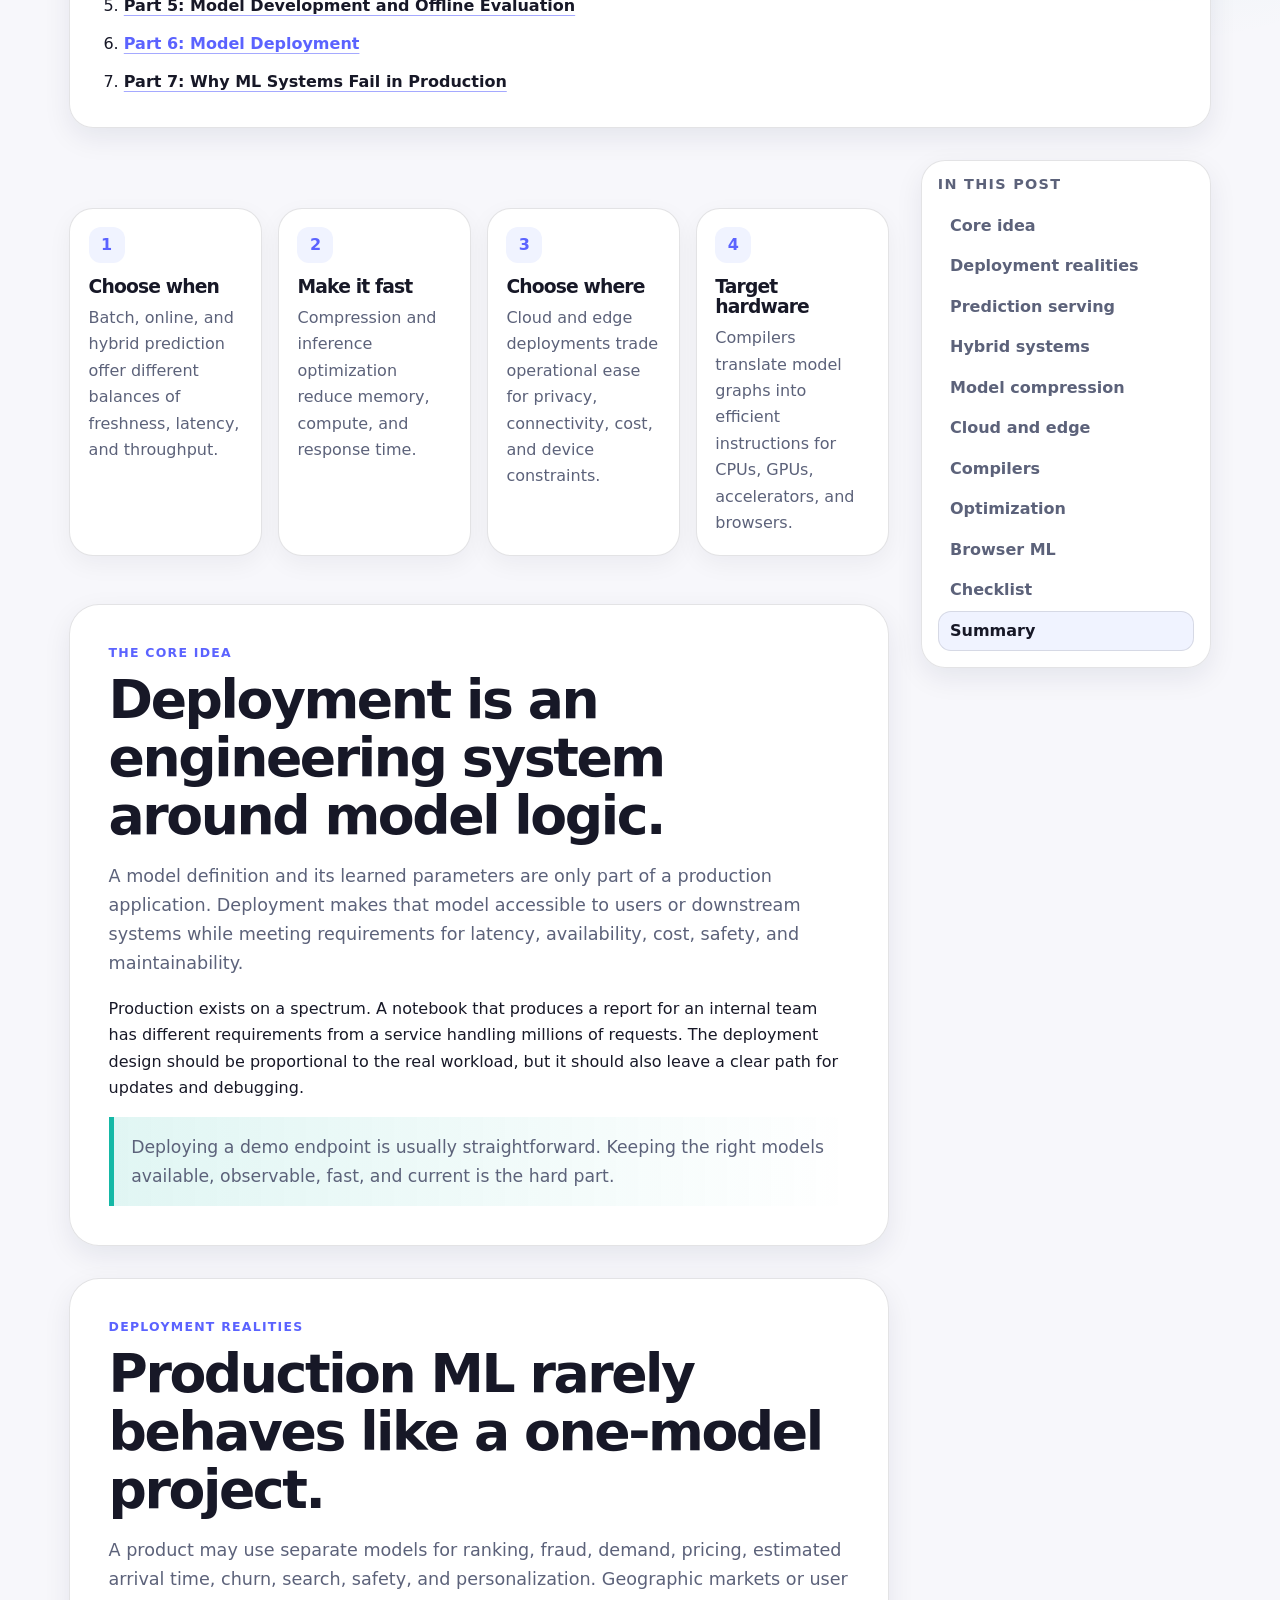
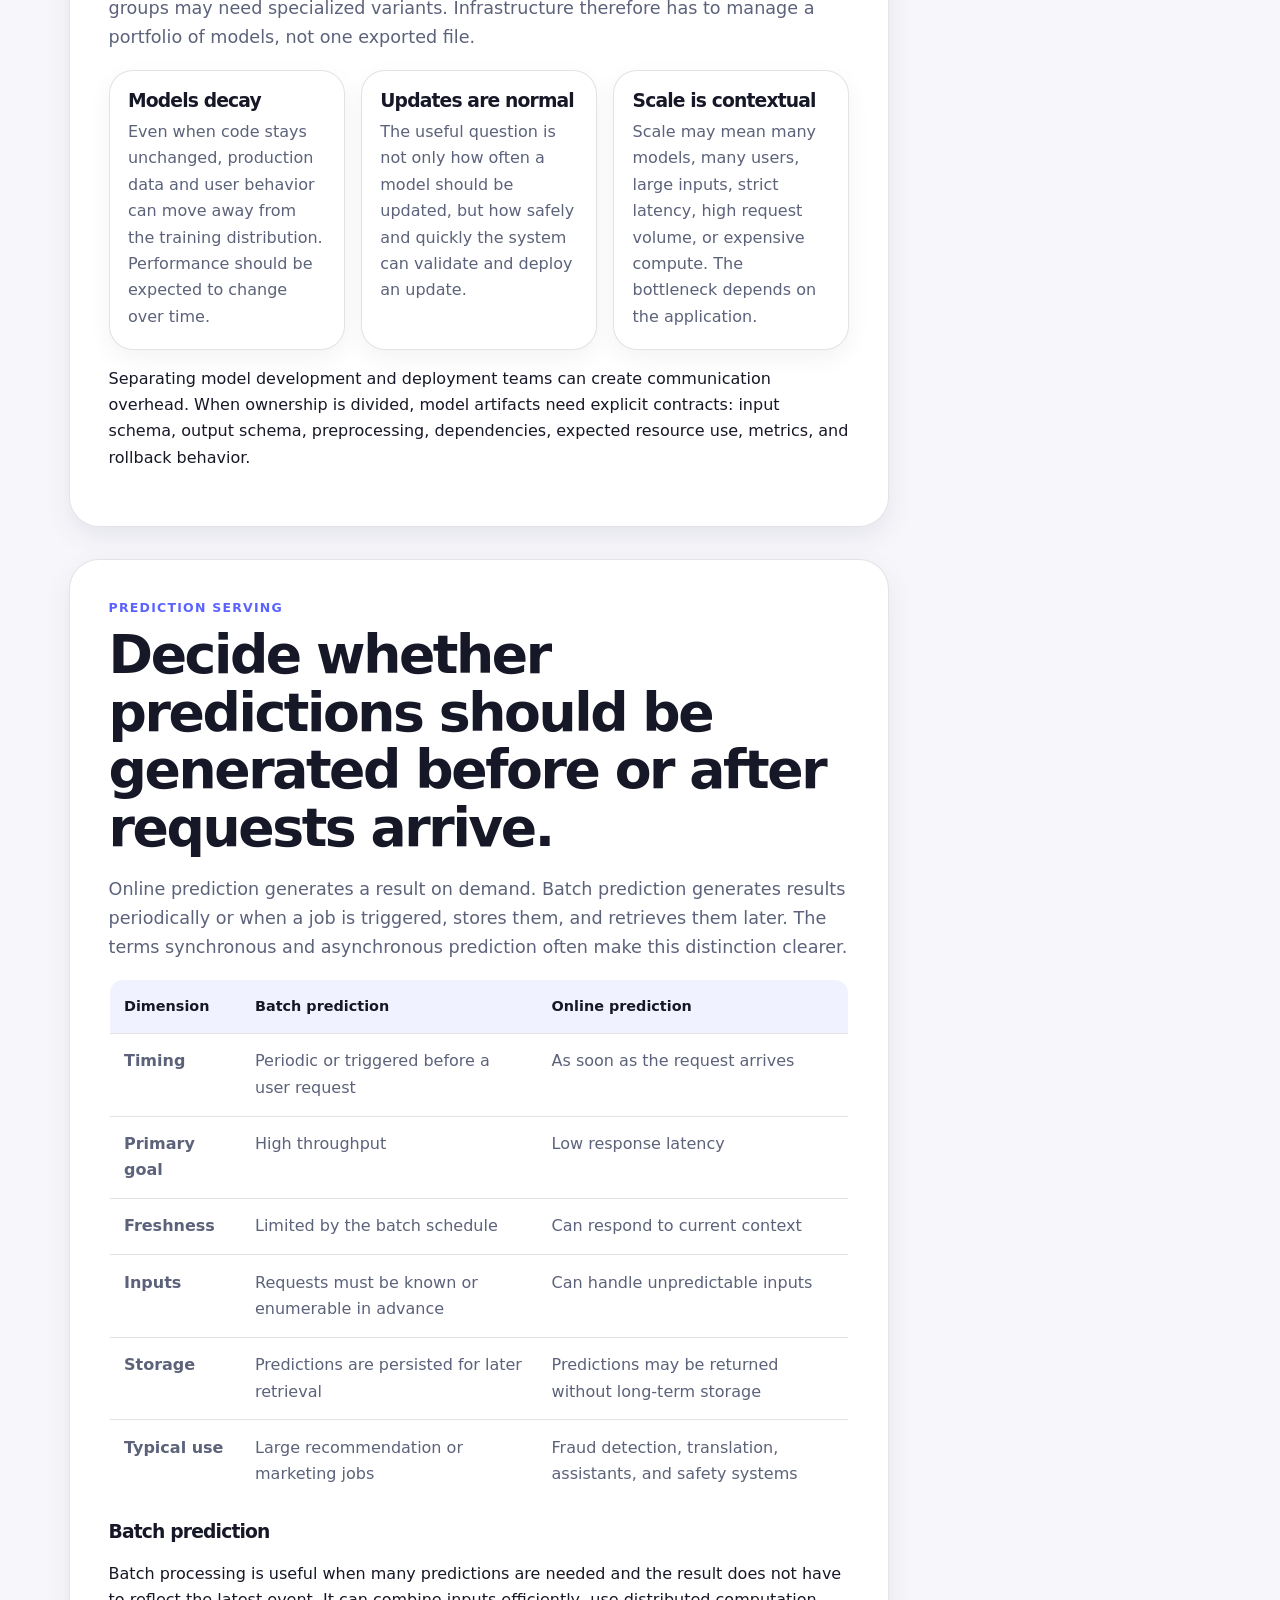
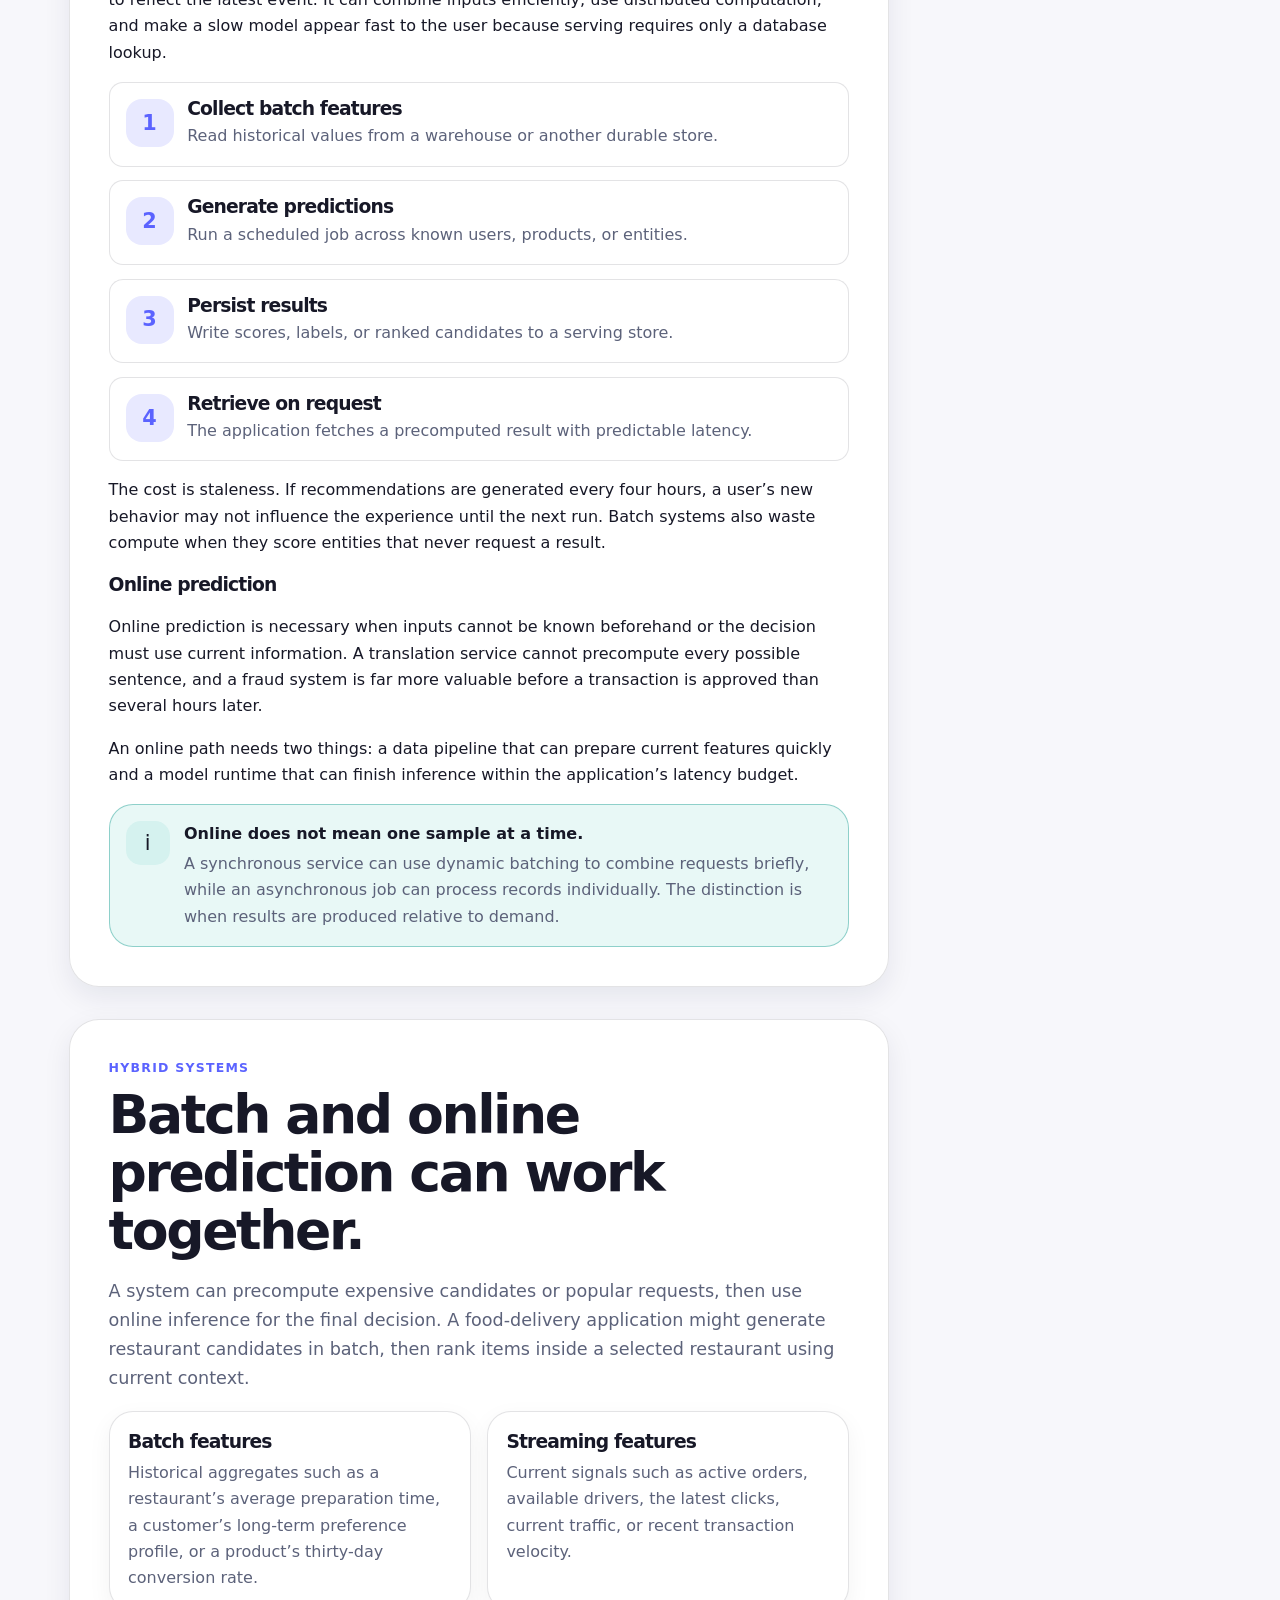
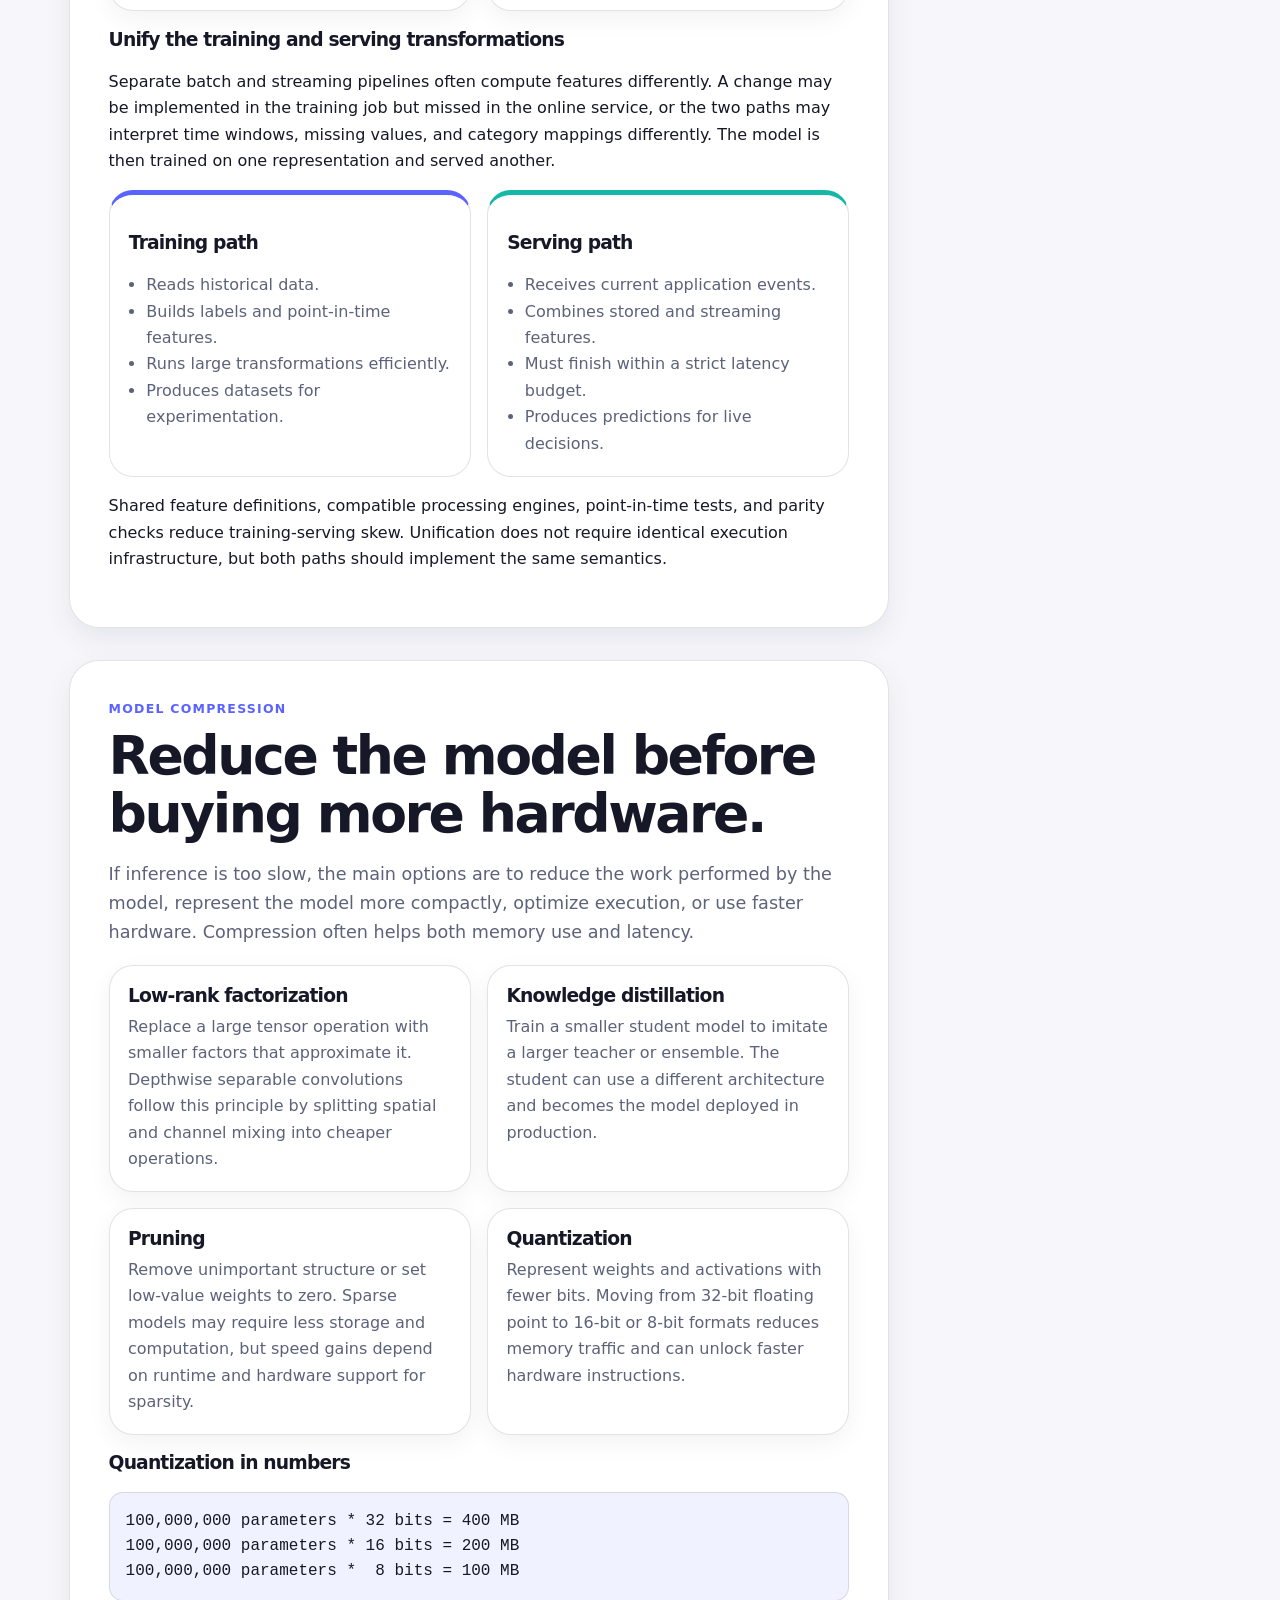
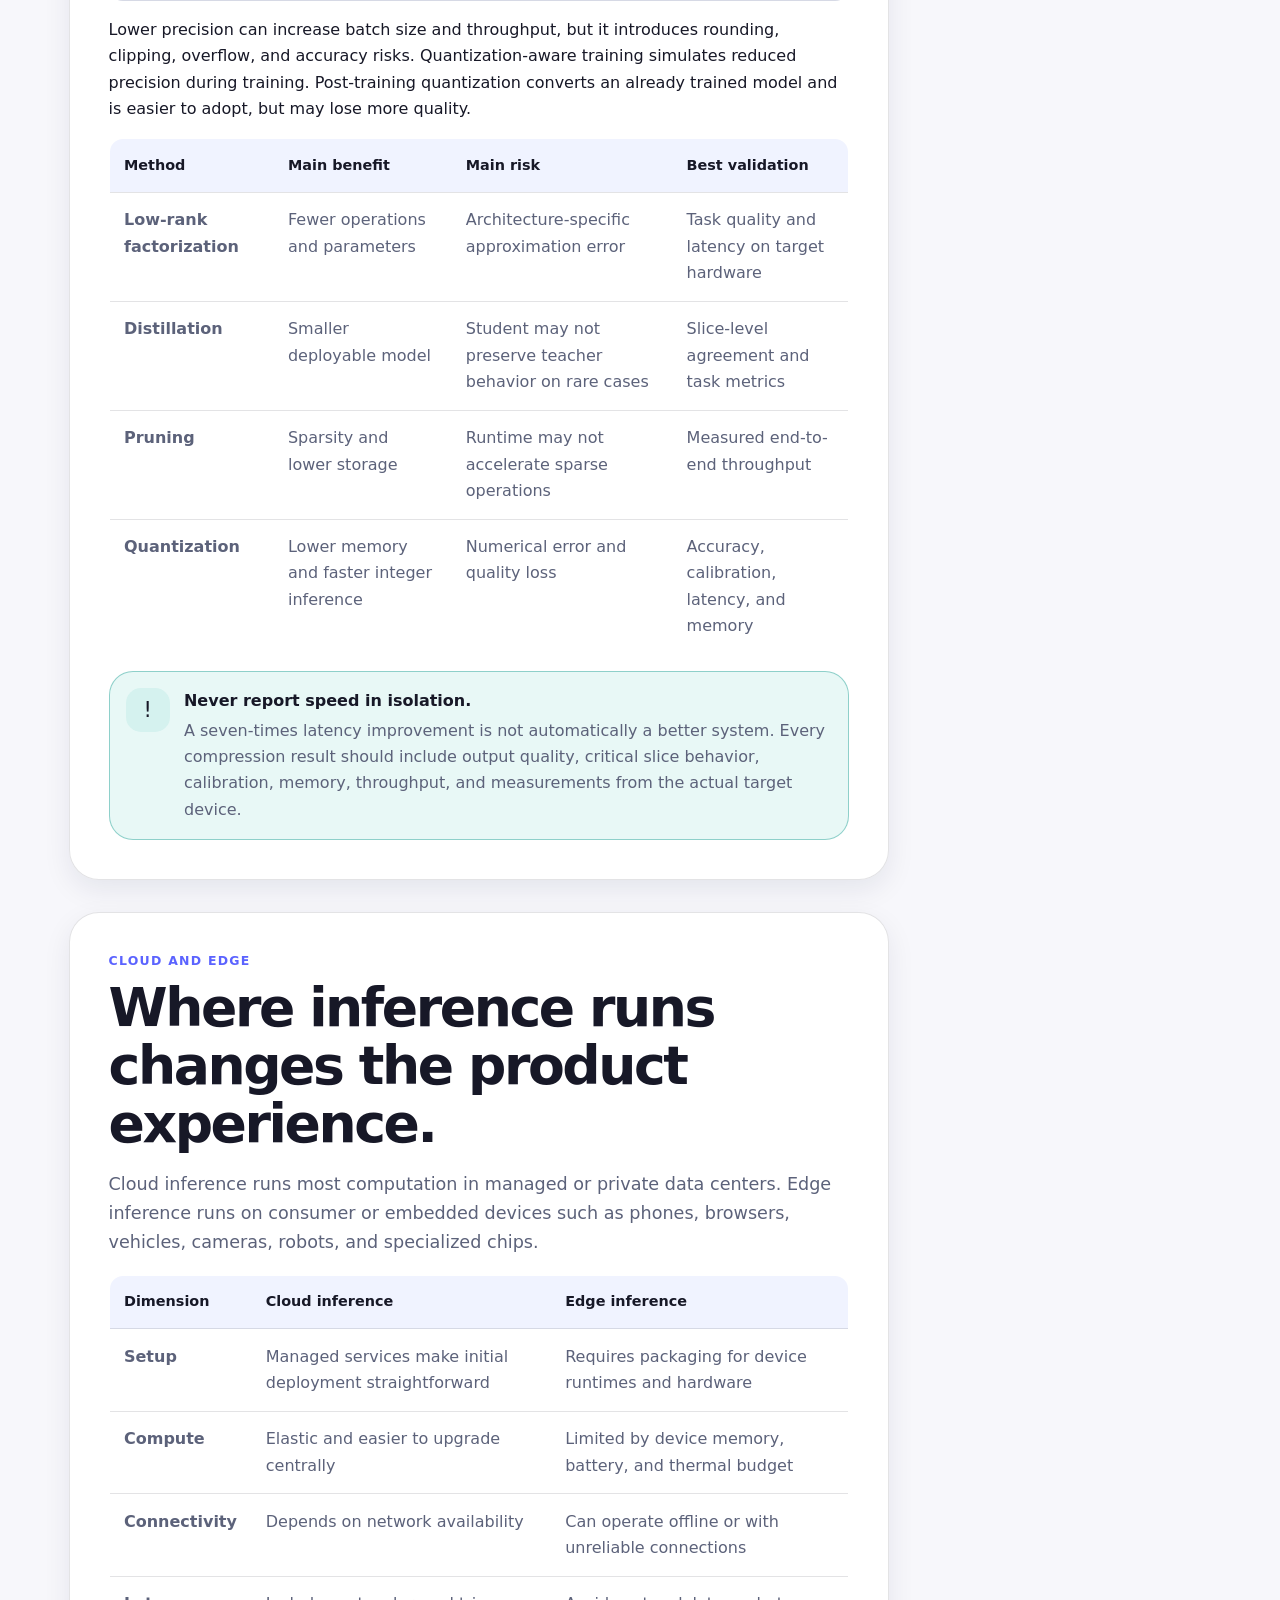
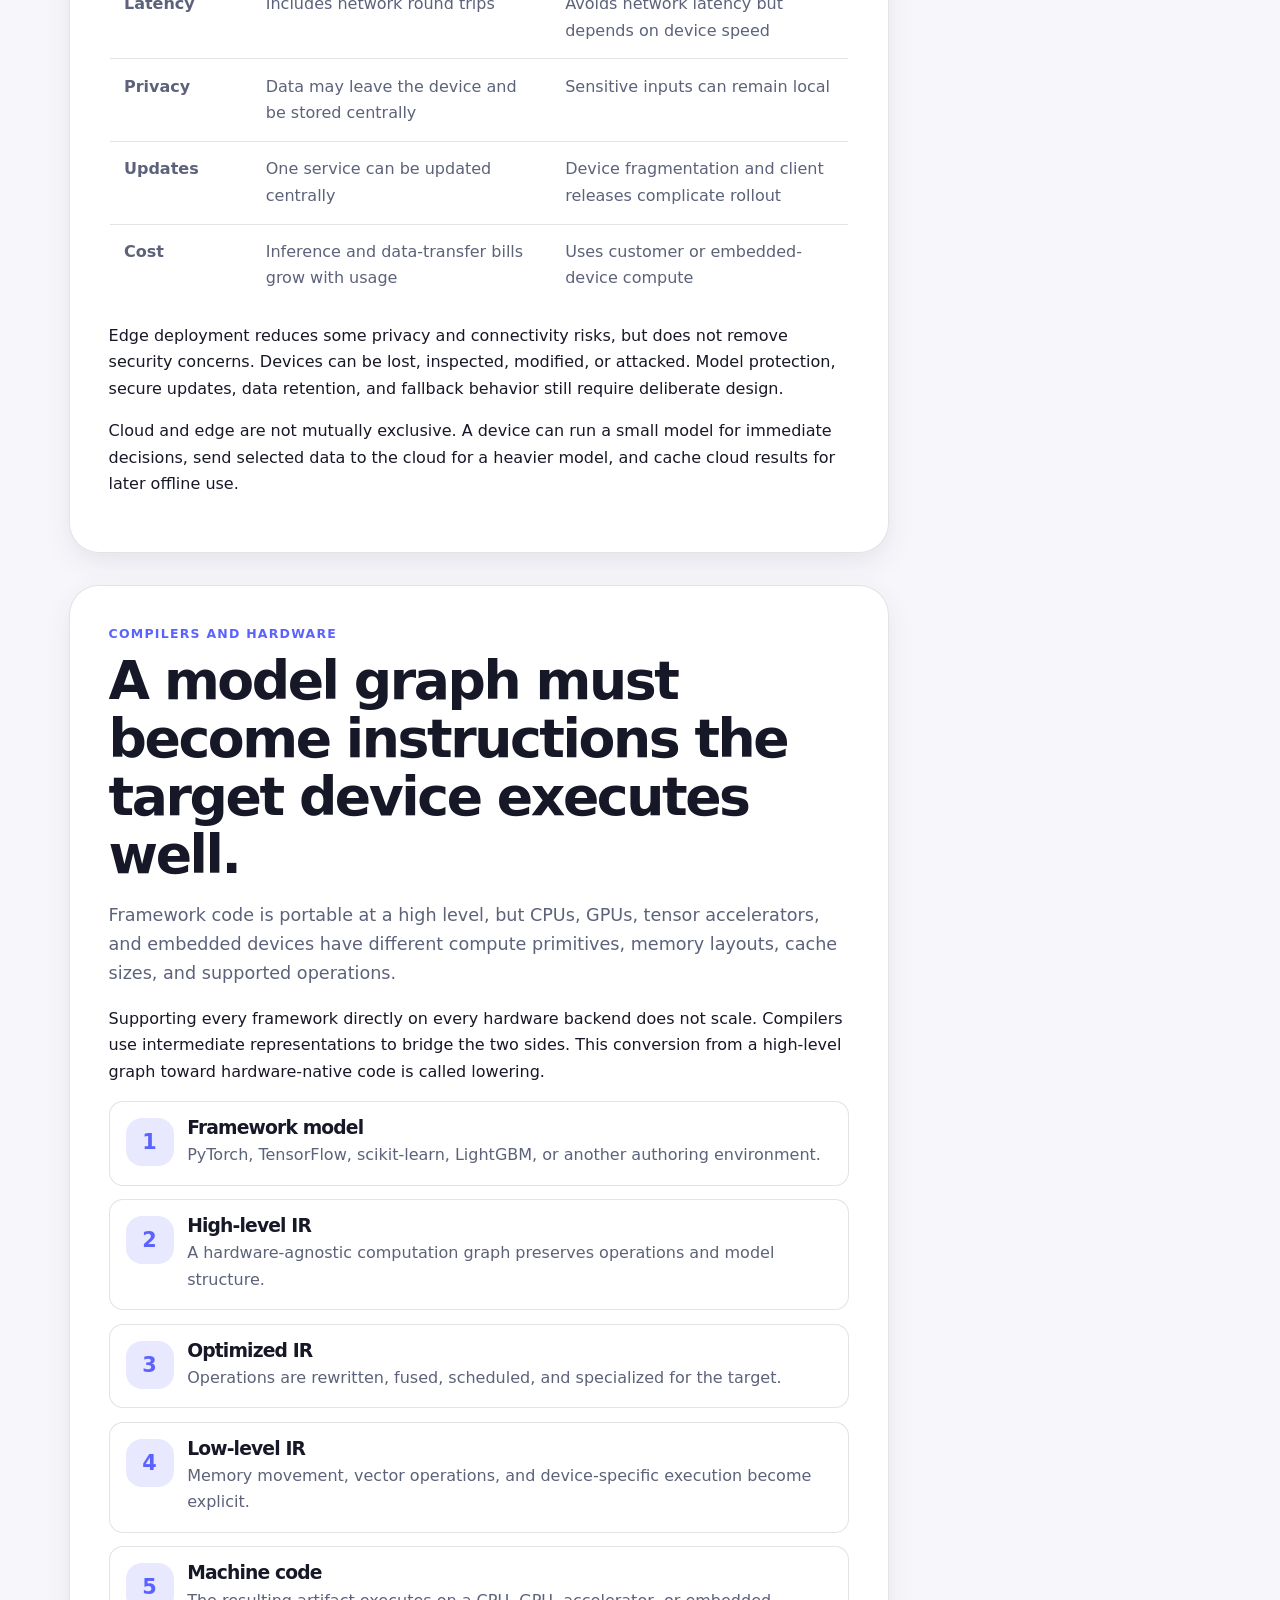
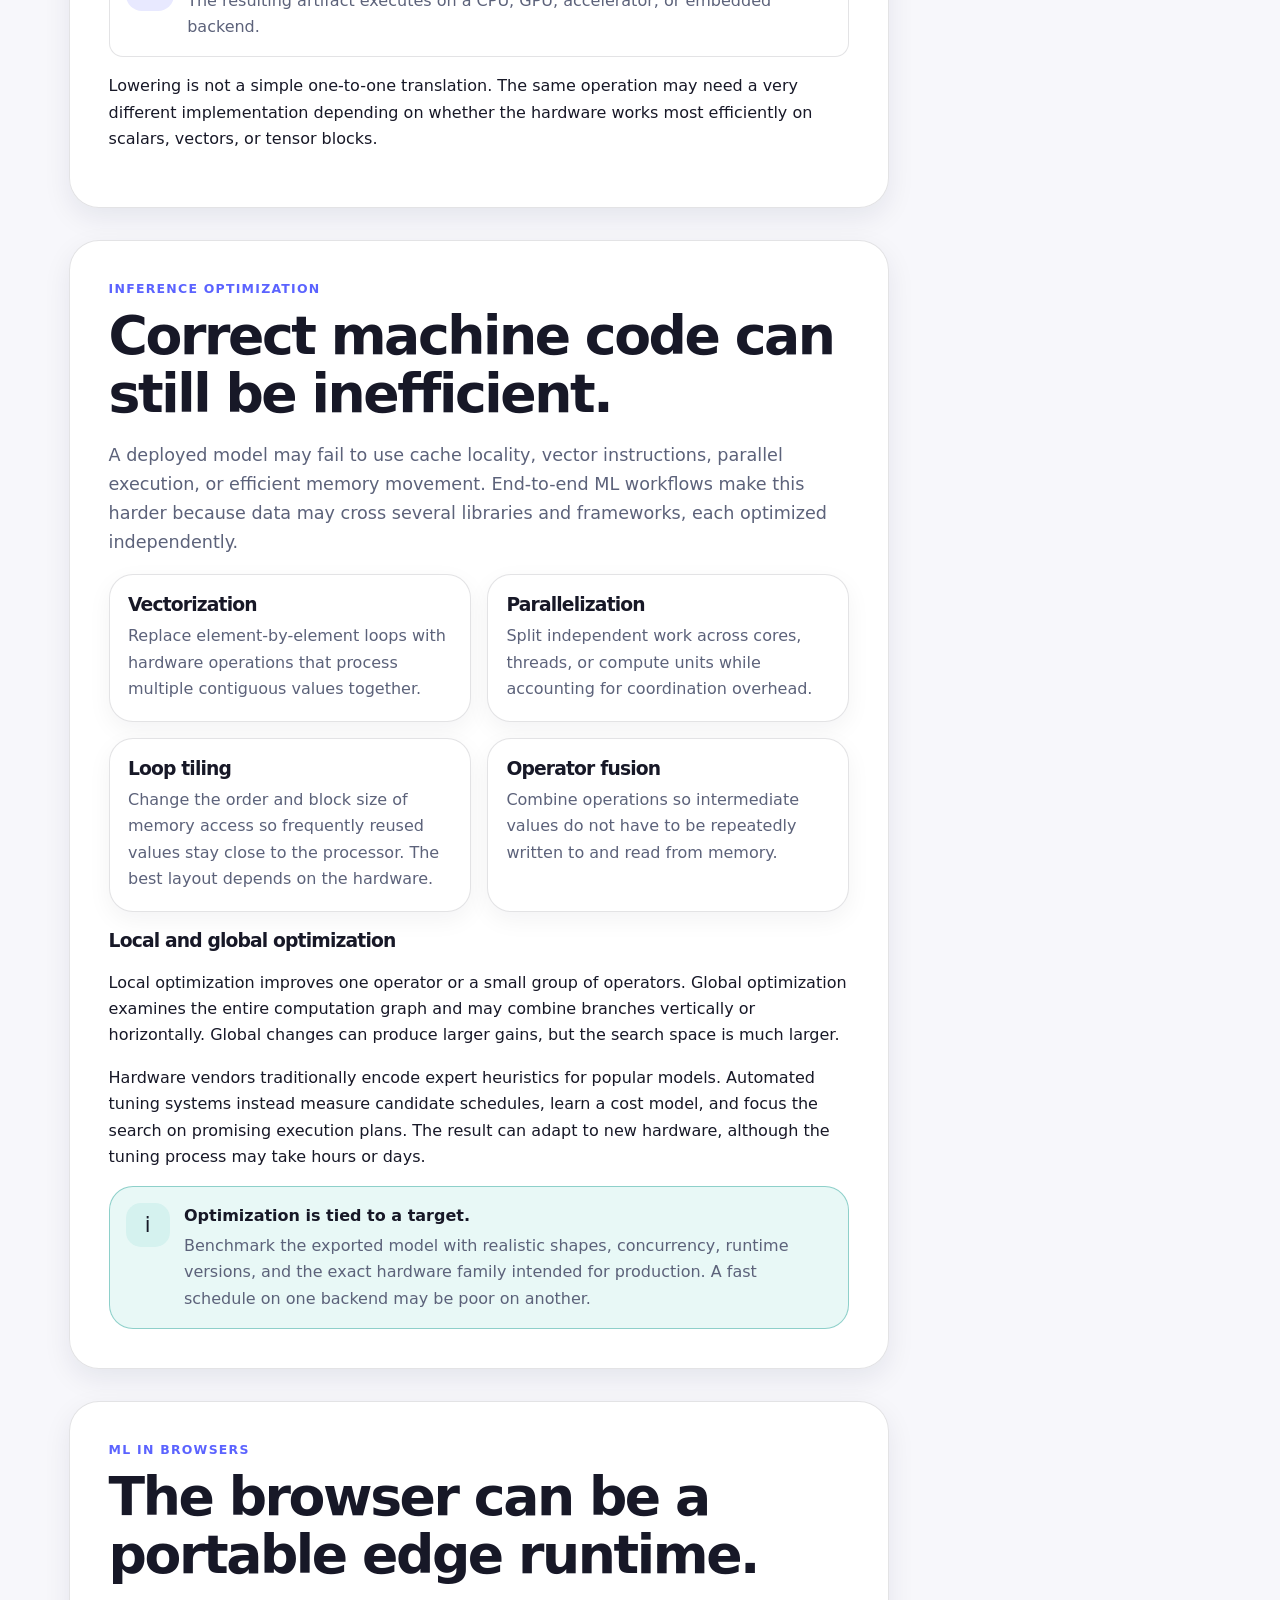
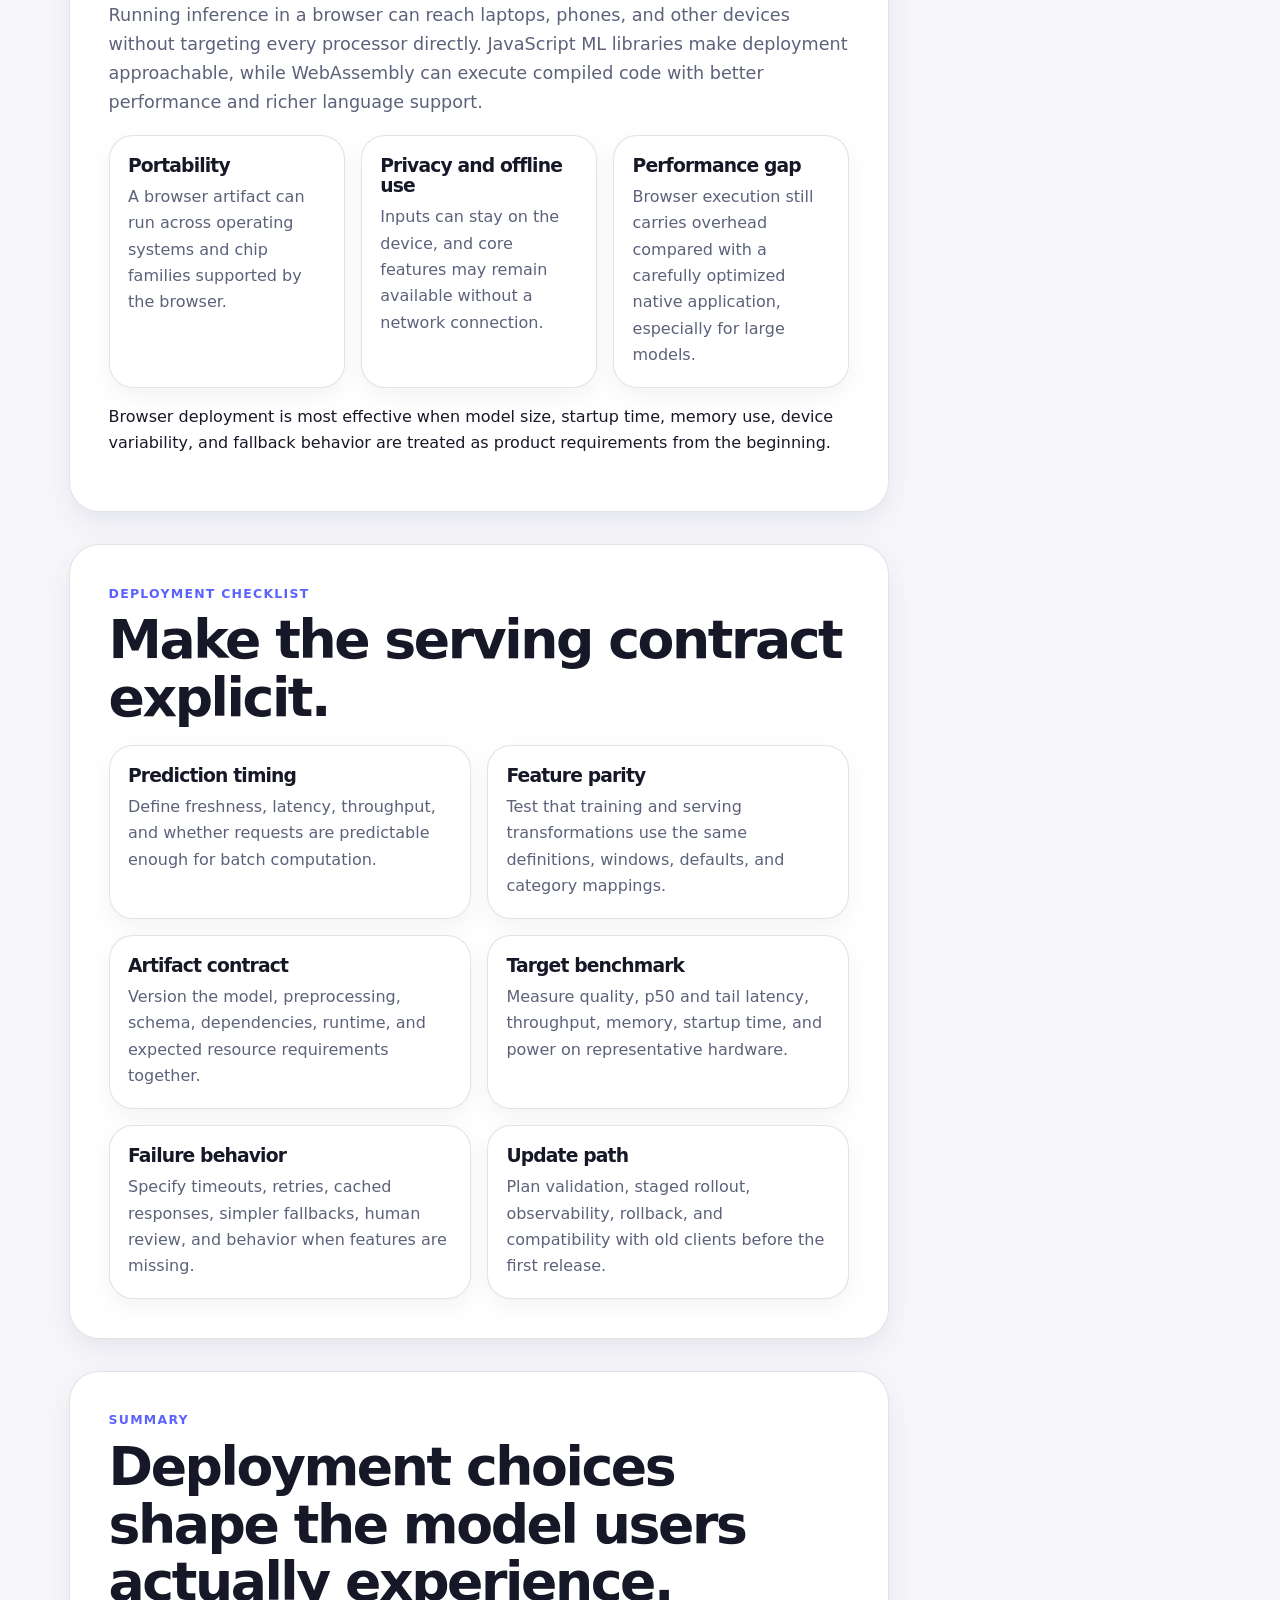
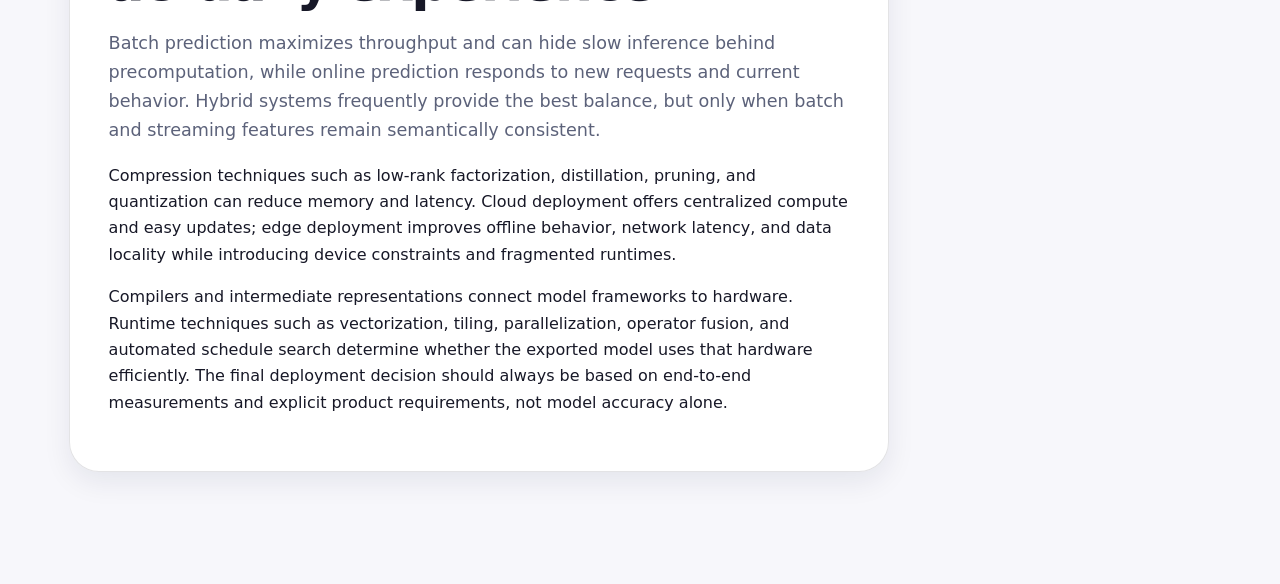
<file: blogs/ml-system-design-part-6.html>
<!doctype html>
<html lang="en">
<head>
  <meta charset="utf-8" />
  <meta name="viewport" content="width=device-width, initial-scale=1" />
  <title>ML System Design Series - Part 6: Model Deployment</title>
  <meta name="description" content="A practical guide to ML model deployment: batch and online prediction, streaming features, model compression, cloud and edge inference, compilers, runtime optimization, and browser ML." />
  <link rel="stylesheet" href="style.css?v=6" />
</head>
<body>
  <div class="progress" id="progress"></div>

  <header class="topbar">
    <div class="topbar-inner">
      <a class="brand-mark" href="#top" aria-label="Go to top">
        <span class="brand-logo" aria-hidden="true">ML</span>
        <span>ML System Design Series</span>
      </a>
      <div class="top-actions">
        <a class="pill" href="#serving">Serving</a>
        <a class="pill" href="#compression">Compression</a>
        <a class="pill" href="#cloud-edge">Cloud &amp; edge</a>
        <button class="toggle" id="themeToggle" type="button" aria-label="Toggle dark mode">Dark theme</button>
      </div>
    </div>
  </header>

  <section class="hero" id="top">
    <div class="hero-card" style="--hero-image: url('https://commons.wikimedia.org/wiki/Special:FilePath/NOIRLab_HQ_Server_Racks_%286V6A0404-CC%29.jpg');">
      <div class="hero-content">
        <span class="eyebrow">Part 6 - Model Deployment</span>
        <h1>A trained model creates value only when it can serve reliably.</h1>
        <p class="hero-lede">Deployment turns model logic into a working system. The design must decide when predictions are generated, where inference runs, how features stay consistent, and how latency, cost, privacy, and hardware limits are handled.</p>
        <div class="meta-row" aria-label="Article metadata">
          <span class="meta-chip">22-26 min read</span>
          <span class="meta-chip">Production deployment guide</span>
          <span class="meta-chip">Based on Chapter 6 notes</span>
        </div>
      </div>
    </div>
  </section>

  <div id="seriesLinks" data-include="ml-system-design-series-links.html">
    <section class="series-section" aria-labelledby="seriesTitle">
      <div class="series-inner">
        <p class="section-kicker">Series index</p>
        <h2 id="seriesTitle">ML System Design blogs</h2>
        <ol class="series-list">
          <li><a href="ml-system-design-part-1.html">Part 1: Machine Learning Systems in Production</a></li>
          <li><a href="ml-system-design-part-2.html">Part 2: Data Engineering, Storage, and Streaming</a></li>
          <li><a href="ml-system-design-part-3.html">Part 3: Training Data</a></li>
          <li><a href="ml-system-design-part-4.html">Part 4: Feature Engineering</a></li>
          <li><a href="ml-system-design-part-5.html">Part 5: Model Development and Offline Evaluation</a></li>
          <li><a href="ml-system-design-part-6.html" aria-current="page">Part 6: Model Deployment</a></li>
        </ol>
      </div>
    </section>
  </div>

  <div class="layout">
    <main>
      <section class="section flat" aria-label="Overview cards">
        <div class="grid four">
          <article class="card">
            <span class="number">1</span>
            <h3>Choose when</h3>
            <p>Batch, online, and hybrid prediction offer different balances of freshness, latency, and throughput.</p>
          </article>
          <article class="card">
            <span class="number">2</span>
            <h3>Make it fast</h3>
            <p>Compression and inference optimization reduce memory, compute, and response time.</p>
          </article>
          <article class="card">
            <span class="number">3</span>
            <h3>Choose where</h3>
            <p>Cloud and edge deployments trade operational ease for privacy, connectivity, cost, and device constraints.</p>
          </article>
          <article class="card">
            <span class="number">4</span>
            <h3>Target hardware</h3>
            <p>Compilers translate model graphs into efficient instructions for CPUs, GPUs, accelerators, and browsers.</p>
          </article>
        </div>
      </section>

      <section class="section" id="foundation">
        <div class="section-head">
          <div>
            <p class="section-kicker">The core idea</p>
            <h2>Deployment is an engineering system around model logic.</h2>
          </div>
        </div>
        <p class="lead">A model definition and its learned parameters are only part of a production application. Deployment makes that model accessible to users or downstream systems while meeting requirements for latency, availability, cost, safety, and maintainability.</p>
        <p>Production exists on a spectrum. A notebook that produces a report for an internal team has different requirements from a service handling millions of requests. The deployment design should be proportional to the real workload, but it should also leave a clear path for updates and debugging.</p>
        <div class="quote">
          Deploying a demo endpoint is usually straightforward. Keeping the right models available, observable, fast, and current is the hard part.
        </div>
      </section>

      <section class="section" id="realities">
        <div class="section-head">
          <div>
            <p class="section-kicker">Deployment realities</p>
            <h2>Production ML rarely behaves like a one-model project.</h2>
          </div>
        </div>
        <p class="lead">A product may use separate models for ranking, fraud, demand, pricing, estimated arrival time, churn, search, safety, and personalization. Geographic markets or user groups may need specialized variants. Infrastructure therefore has to manage a portfolio of models, not one exported file.</p>
        <div class="grid three">
          <article class="card">
            <h3>Models decay</h3>
            <p>Even when code stays unchanged, production data and user behavior can move away from the training distribution. Performance should be expected to change over time.</p>
          </article>
          <article class="card">
            <h3>Updates are normal</h3>
            <p>The useful question is not only how often a model should be updated, but how safely and quickly the system can validate and deploy an update.</p>
          </article>
          <article class="card">
            <h3>Scale is contextual</h3>
            <p>Scale may mean many models, many users, large inputs, strict latency, high request volume, or expensive compute. The bottleneck depends on the application.</p>
          </article>
        </div>
        <p>Separating model development and deployment teams can create communication overhead. When ownership is divided, model artifacts need explicit contracts: input schema, output schema, preprocessing, dependencies, expected resource use, metrics, and rollback behavior.</p>
      </section>

      <section class="section" id="serving">
        <div class="section-head">
          <div>
            <p class="section-kicker">Prediction serving</p>
            <h2>Decide whether predictions should be generated before or after requests arrive.</h2>
          </div>
        </div>
        <p class="lead">Online prediction generates a result on demand. Batch prediction generates results periodically or when a job is triggered, stores them, and retrieves them later. The terms synchronous and asynchronous prediction often make this distinction clearer.</p>

        <div class="table-scroll">
          <table class="format-table" aria-label="Batch and online prediction comparison">
            <thead>
              <tr><th>Dimension</th><th>Batch prediction</th><th>Online prediction</th></tr>
            </thead>
            <tbody>
              <tr><td><strong>Timing</strong></td><td>Periodic or triggered before a user request</td><td>As soon as the request arrives</td></tr>
              <tr><td><strong>Primary goal</strong></td><td>High throughput</td><td>Low response latency</td></tr>
              <tr><td><strong>Freshness</strong></td><td>Limited by the batch schedule</td><td>Can respond to current context</td></tr>
              <tr><td><strong>Inputs</strong></td><td>Requests must be known or enumerable in advance</td><td>Can handle unpredictable inputs</td></tr>
              <tr><td><strong>Storage</strong></td><td>Predictions are persisted for later retrieval</td><td>Predictions may be returned without long-term storage</td></tr>
              <tr><td><strong>Typical use</strong></td><td>Large recommendation or marketing jobs</td><td>Fraud detection, translation, assistants, and safety systems</td></tr>
            </tbody>
          </table>
        </div>

        <h3>Batch prediction</h3>
        <p>Batch processing is useful when many predictions are needed and the result does not have to reflect the latest event. It can combine inputs efficiently, use distributed computation, and make a slow model appear fast to the user because serving requires only a database lookup.</p>
        <div class="flow-line">
          <article class="flow-step"><span class="icon">1</span><div><h3>Collect batch features</h3><p>Read historical values from a warehouse or another durable store.</p></div></article>
          <article class="flow-step"><span class="icon">2</span><div><h3>Generate predictions</h3><p>Run a scheduled job across known users, products, or entities.</p></div></article>
          <article class="flow-step"><span class="icon">3</span><div><h3>Persist results</h3><p>Write scores, labels, or ranked candidates to a serving store.</p></div></article>
          <article class="flow-step"><span class="icon">4</span><div><h3>Retrieve on request</h3><p>The application fetches a precomputed result with predictable latency.</p></div></article>
        </div>
        <p>The cost is staleness. If recommendations are generated every four hours, a user’s new behavior may not influence the experience until the next run. Batch systems also waste compute when they score entities that never request a result.</p>

        <h3>Online prediction</h3>
        <p>Online prediction is necessary when inputs cannot be known beforehand or the decision must use current information. A translation service cannot precompute every possible sentence, and a fraud system is far more valuable before a transaction is approved than several hours later.</p>
        <p>An online path needs two things: a data pipeline that can prepare current features quickly and a model runtime that can finish inference within the application’s latency budget.</p>
        <div class="callout">
          <span class="icon">i</span>
          <div><strong>Online does not mean one sample at a time.</strong><p>A synchronous service can use dynamic batching to combine requests briefly, while an asynchronous job can process records individually. The distinction is when results are produced relative to demand.</p></div>
        </div>
      </section>

      <section class="section" id="hybrid">
        <div class="section-head">
          <div>
            <p class="section-kicker">Hybrid systems</p>
            <h2>Batch and online prediction can work together.</h2>
          </div>
        </div>
        <p class="lead">A system can precompute expensive candidates or popular requests, then use online inference for the final decision. A food-delivery application might generate restaurant candidates in batch, then rank items inside a selected restaurant using current context.</p>

        <div class="grid two">
          <article class="card">
            <h3>Batch features</h3>
            <p>Historical aggregates such as a restaurant’s average preparation time, a customer’s long-term preference profile, or a product’s thirty-day conversion rate.</p>
          </article>
          <article class="card">
            <h3>Streaming features</h3>
            <p>Current signals such as active orders, available drivers, the latest clicks, current traffic, or recent transaction velocity.</p>
          </article>
        </div>

        <h3>Unify the training and serving transformations</h3>
        <p>Separate batch and streaming pipelines often compute features differently. A change may be implemented in the training job but missed in the online service, or the two paths may interpret time windows, missing values, and category mappings differently. The model is then trained on one representation and served another.</p>
        <div class="compare-grid">
          <article class="compare-card research">
            <h3>Training path</h3>
            <ul class="compare-list">
              <li>Reads historical data.</li>
              <li>Builds labels and point-in-time features.</li>
              <li>Runs large transformations efficiently.</li>
              <li>Produces datasets for experimentation.</li>
            </ul>
          </article>
          <article class="compare-card production">
            <h3>Serving path</h3>
            <ul class="compare-list">
              <li>Receives current application events.</li>
              <li>Combines stored and streaming features.</li>
              <li>Must finish within a strict latency budget.</li>
              <li>Produces predictions for live decisions.</li>
            </ul>
          </article>
        </div>
        <p>Shared feature definitions, compatible processing engines, point-in-time tests, and parity checks reduce training-serving skew. Unification does not require identical execution infrastructure, but both paths should implement the same semantics.</p>
      </section>

      <section class="section" id="compression">
        <div class="section-head">
          <div>
            <p class="section-kicker">Model compression</p>
            <h2>Reduce the model before buying more hardware.</h2>
          </div>
        </div>
        <p class="lead">If inference is too slow, the main options are to reduce the work performed by the model, represent the model more compactly, optimize execution, or use faster hardware. Compression often helps both memory use and latency.</p>

        <div class="grid two">
          <article class="card">
            <h3>Low-rank factorization</h3>
            <p>Replace a large tensor operation with smaller factors that approximate it. Depthwise separable convolutions follow this principle by splitting spatial and channel mixing into cheaper operations.</p>
          </article>
          <article class="card">
            <h3>Knowledge distillation</h3>
            <p>Train a smaller student model to imitate a larger teacher or ensemble. The student can use a different architecture and becomes the model deployed in production.</p>
          </article>
          <article class="card">
            <h3>Pruning</h3>
            <p>Remove unimportant structure or set low-value weights to zero. Sparse models may require less storage and computation, but speed gains depend on runtime and hardware support for sparsity.</p>
          </article>
          <article class="card">
            <h3>Quantization</h3>
            <p>Represent weights and activations with fewer bits. Moving from 32-bit floating point to 16-bit or 8-bit formats reduces memory traffic and can unlock faster hardware instructions.</p>
          </article>
        </div>

        <h3>Quantization in numbers</h3>
        <pre><code>100,000,000 parameters * 32 bits = 400 MB
100,000,000 parameters * 16 bits = 200 MB
100,000,000 parameters *  8 bits = 100 MB</code></pre>
        <p>Lower precision can increase batch size and throughput, but it introduces rounding, clipping, overflow, and accuracy risks. Quantization-aware training simulates reduced precision during training. Post-training quantization converts an already trained model and is easier to adopt, but may lose more quality.</p>

        <div class="table-scroll">
          <table class="format-table" aria-label="Model compression trade-offs">
            <thead><tr><th>Method</th><th>Main benefit</th><th>Main risk</th><th>Best validation</th></tr></thead>
            <tbody>
              <tr><td><strong>Low-rank factorization</strong></td><td>Fewer operations and parameters</td><td>Architecture-specific approximation error</td><td>Task quality and latency on target hardware</td></tr>
              <tr><td><strong>Distillation</strong></td><td>Smaller deployable model</td><td>Student may not preserve teacher behavior on rare cases</td><td>Slice-level agreement and task metrics</td></tr>
              <tr><td><strong>Pruning</strong></td><td>Sparsity and lower storage</td><td>Runtime may not accelerate sparse operations</td><td>Measured end-to-end throughput</td></tr>
              <tr><td><strong>Quantization</strong></td><td>Lower memory and faster integer inference</td><td>Numerical error and quality loss</td><td>Accuracy, calibration, latency, and memory</td></tr>
            </tbody>
          </table>
        </div>
        <div class="callout">
          <span class="icon">!</span>
          <div><strong>Never report speed in isolation.</strong><p>A seven-times latency improvement is not automatically a better system. Every compression result should include output quality, critical slice behavior, calibration, memory, throughput, and measurements from the actual target device.</p></div>
        </div>
      </section>

      <section class="section" id="cloud-edge">
        <div class="section-head">
          <div>
            <p class="section-kicker">Cloud and edge</p>
            <h2>Where inference runs changes the product experience.</h2>
          </div>
        </div>
        <p class="lead">Cloud inference runs most computation in managed or private data centers. Edge inference runs on consumer or embedded devices such as phones, browsers, vehicles, cameras, robots, and specialized chips.</p>

        <div class="table-scroll">
          <table class="format-table" aria-label="Cloud and edge inference comparison">
            <thead><tr><th>Dimension</th><th>Cloud inference</th><th>Edge inference</th></tr></thead>
            <tbody>
              <tr><td><strong>Setup</strong></td><td>Managed services make initial deployment straightforward</td><td>Requires packaging for device runtimes and hardware</td></tr>
              <tr><td><strong>Compute</strong></td><td>Elastic and easier to upgrade centrally</td><td>Limited by device memory, battery, and thermal budget</td></tr>
              <tr><td><strong>Connectivity</strong></td><td>Depends on network availability</td><td>Can operate offline or with unreliable connections</td></tr>
              <tr><td><strong>Latency</strong></td><td>Includes network round trips</td><td>Avoids network latency but depends on device speed</td></tr>
              <tr><td><strong>Privacy</strong></td><td>Data may leave the device and be stored centrally</td><td>Sensitive inputs can remain local</td></tr>
              <tr><td><strong>Updates</strong></td><td>One service can be updated centrally</td><td>Device fragmentation and client releases complicate rollout</td></tr>
              <tr><td><strong>Cost</strong></td><td>Inference and data-transfer bills grow with usage</td><td>Uses customer or embedded-device compute</td></tr>
            </tbody>
          </table>
        </div>
        <p>Edge deployment reduces some privacy and connectivity risks, but does not remove security concerns. Devices can be lost, inspected, modified, or attacked. Model protection, secure updates, data retention, and fallback behavior still require deliberate design.</p>
        <p>Cloud and edge are not mutually exclusive. A device can run a small model for immediate decisions, send selected data to the cloud for a heavier model, and cache cloud results for later offline use.</p>
      </section>

      <section class="section" id="compilers">
        <div class="section-head">
          <div>
            <p class="section-kicker">Compilers and hardware</p>
            <h2>A model graph must become instructions the target device executes well.</h2>
          </div>
        </div>
        <p class="lead">Framework code is portable at a high level, but CPUs, GPUs, tensor accelerators, and embedded devices have different compute primitives, memory layouts, cache sizes, and supported operations.</p>
        <p>Supporting every framework directly on every hardware backend does not scale. Compilers use intermediate representations to bridge the two sides. This conversion from a high-level graph toward hardware-native code is called lowering.</p>

        <div class="flow-line">
          <article class="flow-step"><span class="icon">1</span><div><h3>Framework model</h3><p>PyTorch, TensorFlow, scikit-learn, LightGBM, or another authoring environment.</p></div></article>
          <article class="flow-step"><span class="icon">2</span><div><h3>High-level IR</h3><p>A hardware-agnostic computation graph preserves operations and model structure.</p></div></article>
          <article class="flow-step"><span class="icon">3</span><div><h3>Optimized IR</h3><p>Operations are rewritten, fused, scheduled, and specialized for the target.</p></div></article>
          <article class="flow-step"><span class="icon">4</span><div><h3>Low-level IR</h3><p>Memory movement, vector operations, and device-specific execution become explicit.</p></div></article>
          <article class="flow-step"><span class="icon">5</span><div><h3>Machine code</h3><p>The resulting artifact executes on a CPU, GPU, accelerator, or embedded backend.</p></div></article>
        </div>
        <p>Lowering is not a simple one-to-one translation. The same operation may need a very different implementation depending on whether the hardware works most efficiently on scalars, vectors, or tensor blocks.</p>
      </section>

      <section class="section" id="optimization">
        <div class="section-head">
          <div>
            <p class="section-kicker">Inference optimization</p>
            <h2>Correct machine code can still be inefficient.</h2>
          </div>
        </div>
        <p class="lead">A deployed model may fail to use cache locality, vector instructions, parallel execution, or efficient memory movement. End-to-end ML workflows make this harder because data may cross several libraries and frameworks, each optimized independently.</p>

        <div class="grid two">
          <article class="card">
            <h3>Vectorization</h3>
            <p>Replace element-by-element loops with hardware operations that process multiple contiguous values together.</p>
          </article>
          <article class="card">
            <h3>Parallelization</h3>
            <p>Split independent work across cores, threads, or compute units while accounting for coordination overhead.</p>
          </article>
          <article class="card">
            <h3>Loop tiling</h3>
            <p>Change the order and block size of memory access so frequently reused values stay close to the processor. The best layout depends on the hardware.</p>
          </article>
          <article class="card">
            <h3>Operator fusion</h3>
            <p>Combine operations so intermediate values do not have to be repeatedly written to and read from memory.</p>
          </article>
        </div>

        <h3>Local and global optimization</h3>
        <p>Local optimization improves one operator or a small group of operators. Global optimization examines the entire computation graph and may combine branches vertically or horizontally. Global changes can produce larger gains, but the search space is much larger.</p>
        <p>Hardware vendors traditionally encode expert heuristics for popular models. Automated tuning systems instead measure candidate schedules, learn a cost model, and focus the search on promising execution plans. The result can adapt to new hardware, although the tuning process may take hours or days.</p>
        <div class="callout">
          <span class="icon">i</span>
          <div><strong>Optimization is tied to a target.</strong><p>Benchmark the exported model with realistic shapes, concurrency, runtime versions, and the exact hardware family intended for production. A fast schedule on one backend may be poor on another.</p></div>
        </div>
      </section>

      <section class="section" id="browser-ml">
        <div class="section-head">
          <div>
            <p class="section-kicker">ML in browsers</p>
            <h2>The browser can be a portable edge runtime.</h2>
          </div>
        </div>
        <p class="lead">Running inference in a browser can reach laptops, phones, and other devices without targeting every processor directly. JavaScript ML libraries make deployment approachable, while WebAssembly can execute compiled code with better performance and richer language support.</p>
        <div class="grid three">
          <article class="card"><h3>Portability</h3><p>A browser artifact can run across operating systems and chip families supported by the browser.</p></article>
          <article class="card"><h3>Privacy and offline use</h3><p>Inputs can stay on the device, and core features may remain available without a network connection.</p></article>
          <article class="card"><h3>Performance gap</h3><p>Browser execution still carries overhead compared with a carefully optimized native application, especially for large models.</p></article>
        </div>
        <p>Browser deployment is most effective when model size, startup time, memory use, device variability, and fallback behavior are treated as product requirements from the beginning.</p>
      </section>

      <section class="section" id="checklist">
        <div class="section-head">
          <div>
            <p class="section-kicker">Deployment checklist</p>
            <h2>Make the serving contract explicit.</h2>
          </div>
        </div>
        <div class="grid two">
          <article class="card"><h3>Prediction timing</h3><p>Define freshness, latency, throughput, and whether requests are predictable enough for batch computation.</p></article>
          <article class="card"><h3>Feature parity</h3><p>Test that training and serving transformations use the same definitions, windows, defaults, and category mappings.</p></article>
          <article class="card"><h3>Artifact contract</h3><p>Version the model, preprocessing, schema, dependencies, runtime, and expected resource requirements together.</p></article>
          <article class="card"><h3>Target benchmark</h3><p>Measure quality, p50 and tail latency, throughput, memory, startup time, and power on representative hardware.</p></article>
          <article class="card"><h3>Failure behavior</h3><p>Specify timeouts, retries, cached responses, simpler fallbacks, human review, and behavior when features are missing.</p></article>
          <article class="card"><h3>Update path</h3><p>Plan validation, staged rollout, observability, rollback, and compatibility with old clients before the first release.</p></article>
        </div>
      </section>

      <section class="section" id="summary">
        <div class="section-head">
          <div>
            <p class="section-kicker">Summary</p>
            <h2>Deployment choices shape the model users actually experience.</h2>
          </div>
        </div>
        <p class="lead">Batch prediction maximizes throughput and can hide slow inference behind precomputation, while online prediction responds to new requests and current behavior. Hybrid systems frequently provide the best balance, but only when batch and streaming features remain semantically consistent.</p>
        <p>Compression techniques such as low-rank factorization, distillation, pruning, and quantization can reduce memory and latency. Cloud deployment offers centralized compute and easy updates; edge deployment improves offline behavior, network latency, and data locality while introducing device constraints and fragmented runtimes.</p>
        <p>Compilers and intermediate representations connect model frameworks to hardware. Runtime techniques such as vectorization, tiling, parallelization, operator fusion, and automated schedule search determine whether the exported model uses that hardware efficiently. The final deployment decision should always be based on end-to-end measurements and explicit product requirements, not model accuracy alone.</p>
      </section>
    </main>

    <aside class="toc" aria-label="Table of contents">
      <h2>In this post</h2>
      <a href="#foundation">Core idea</a>
      <a href="#realities">Deployment realities</a>
      <a href="#serving">Prediction serving</a>
      <a href="#hybrid">Hybrid systems</a>
      <a href="#compression">Model compression</a>
      <a href="#cloud-edge">Cloud and edge</a>
      <a href="#compilers">Compilers</a>
      <a href="#optimization">Optimization</a>
      <a href="#browser-ml">Browser ML</a>
      <a href="#checklist">Checklist</a>
      <a href="#summary">Summary</a>
    </aside>
  </div>

  <script src="script.js" defer></script>
</body>
</html>
</file>
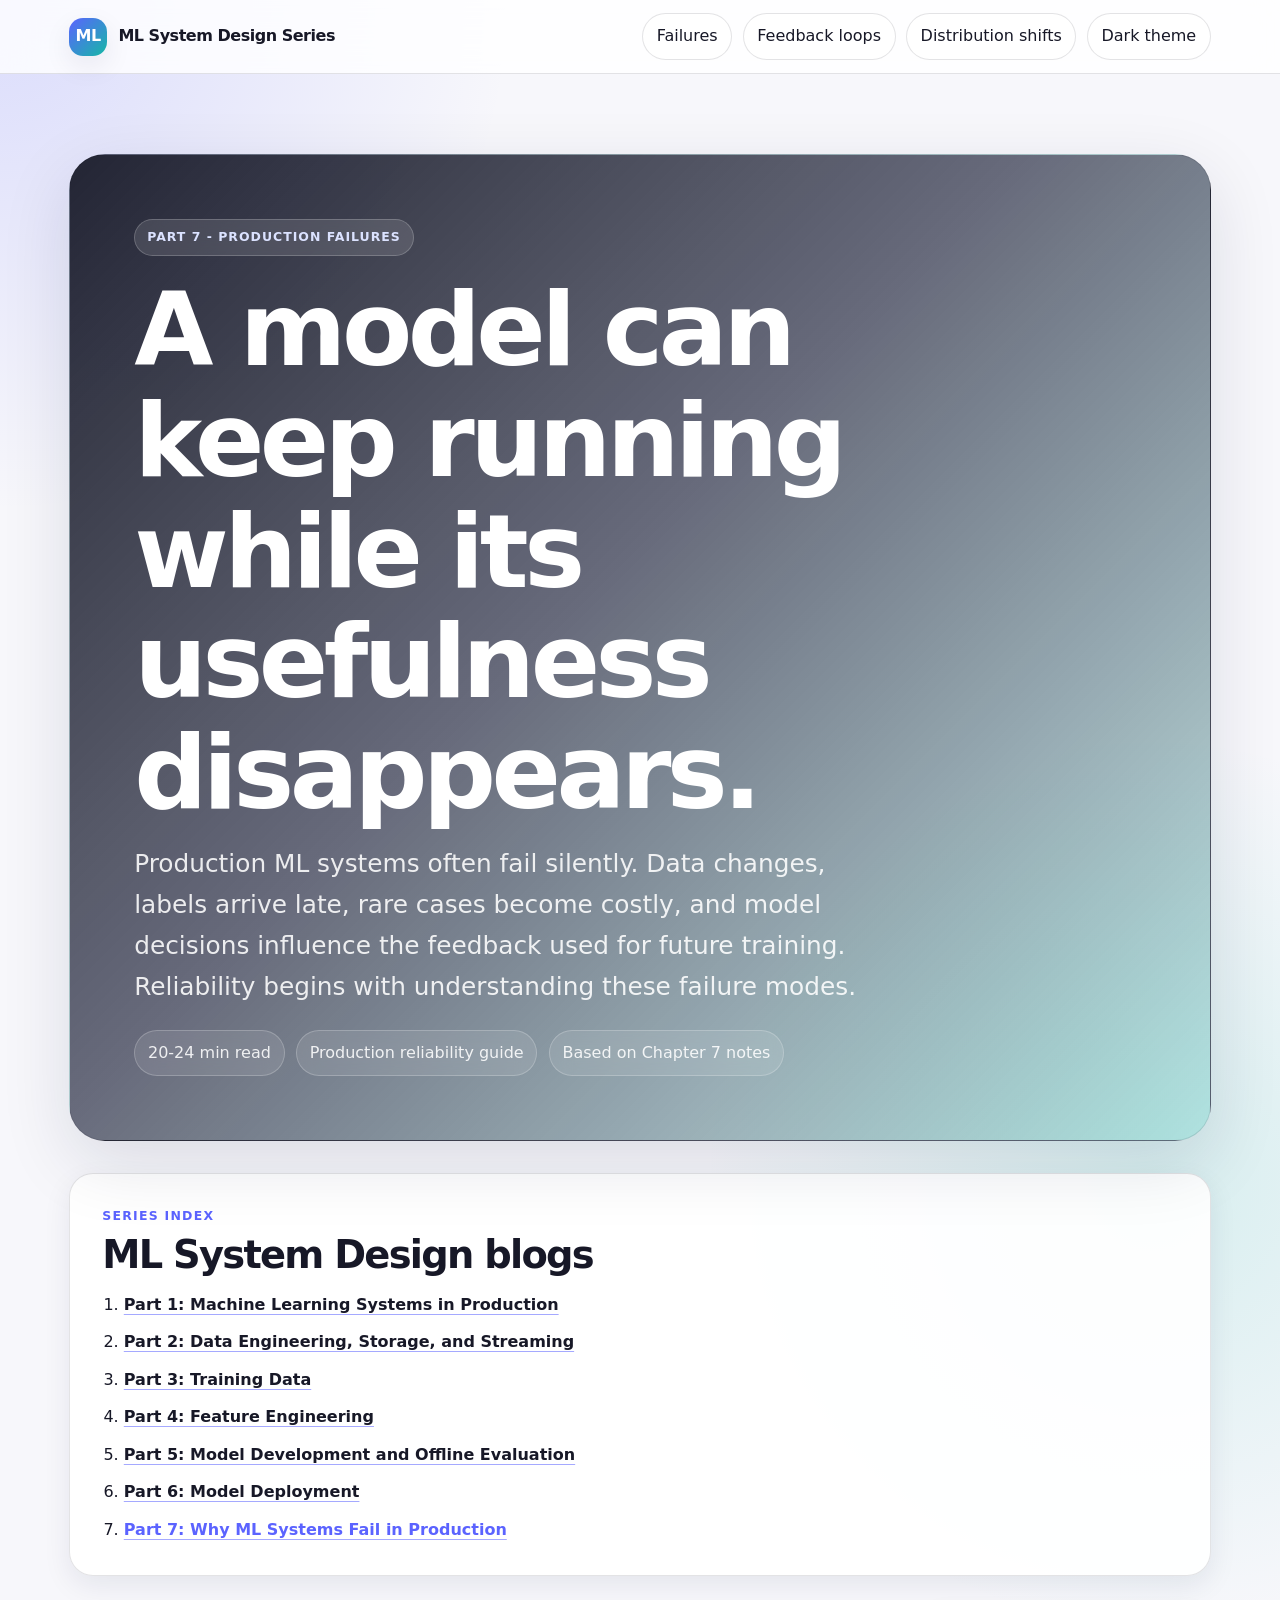
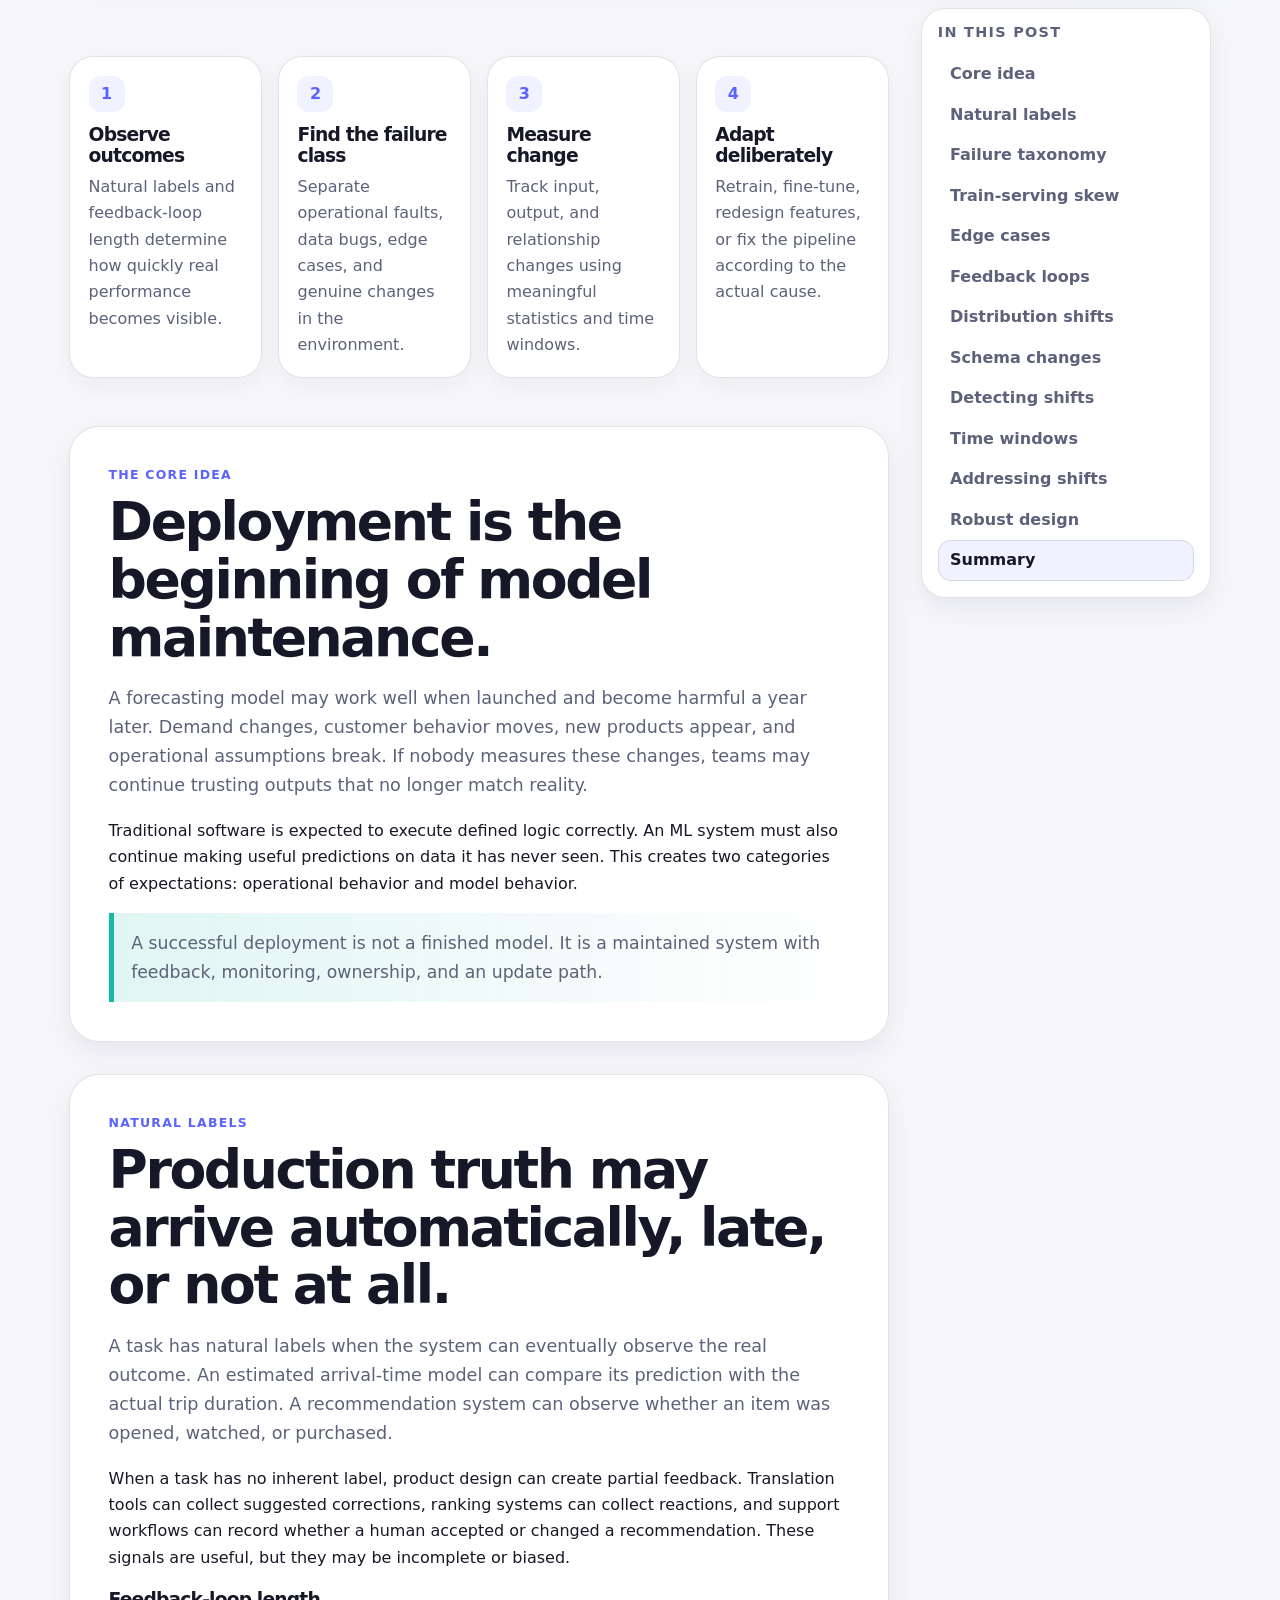
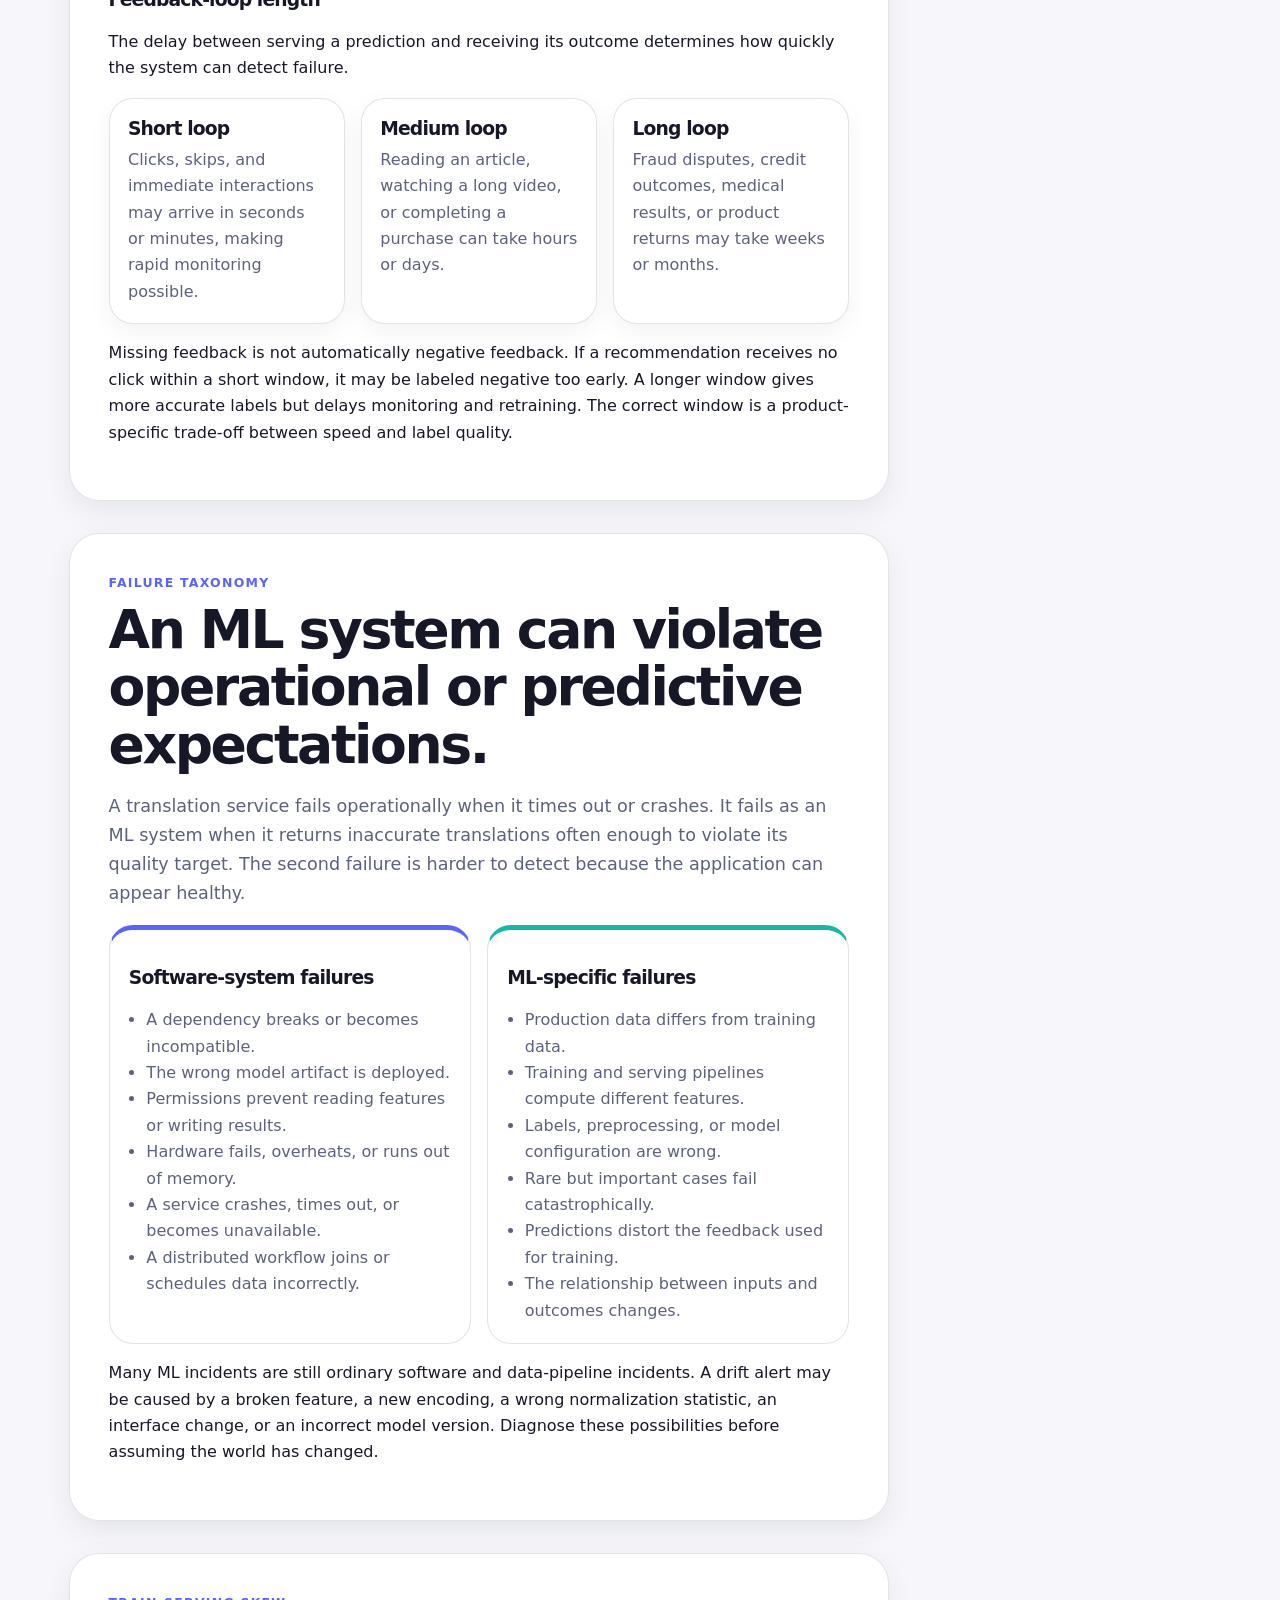
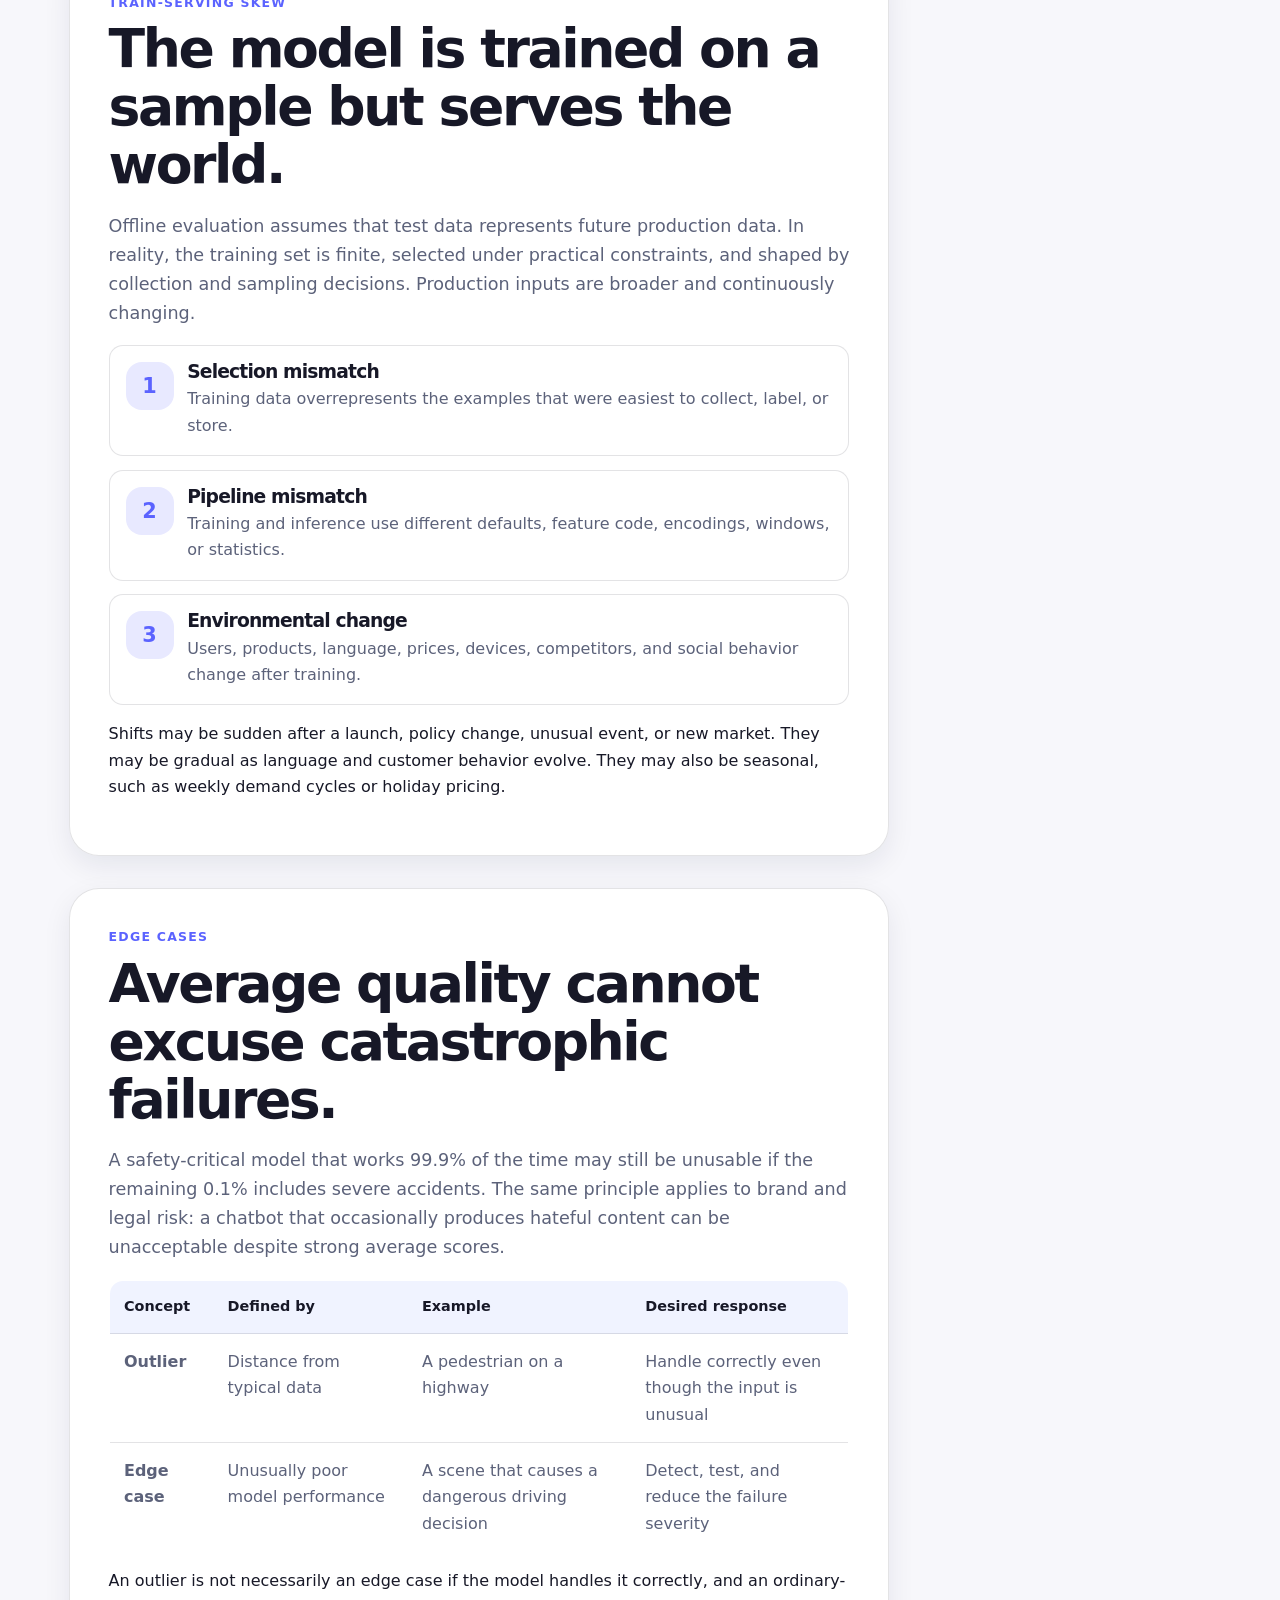
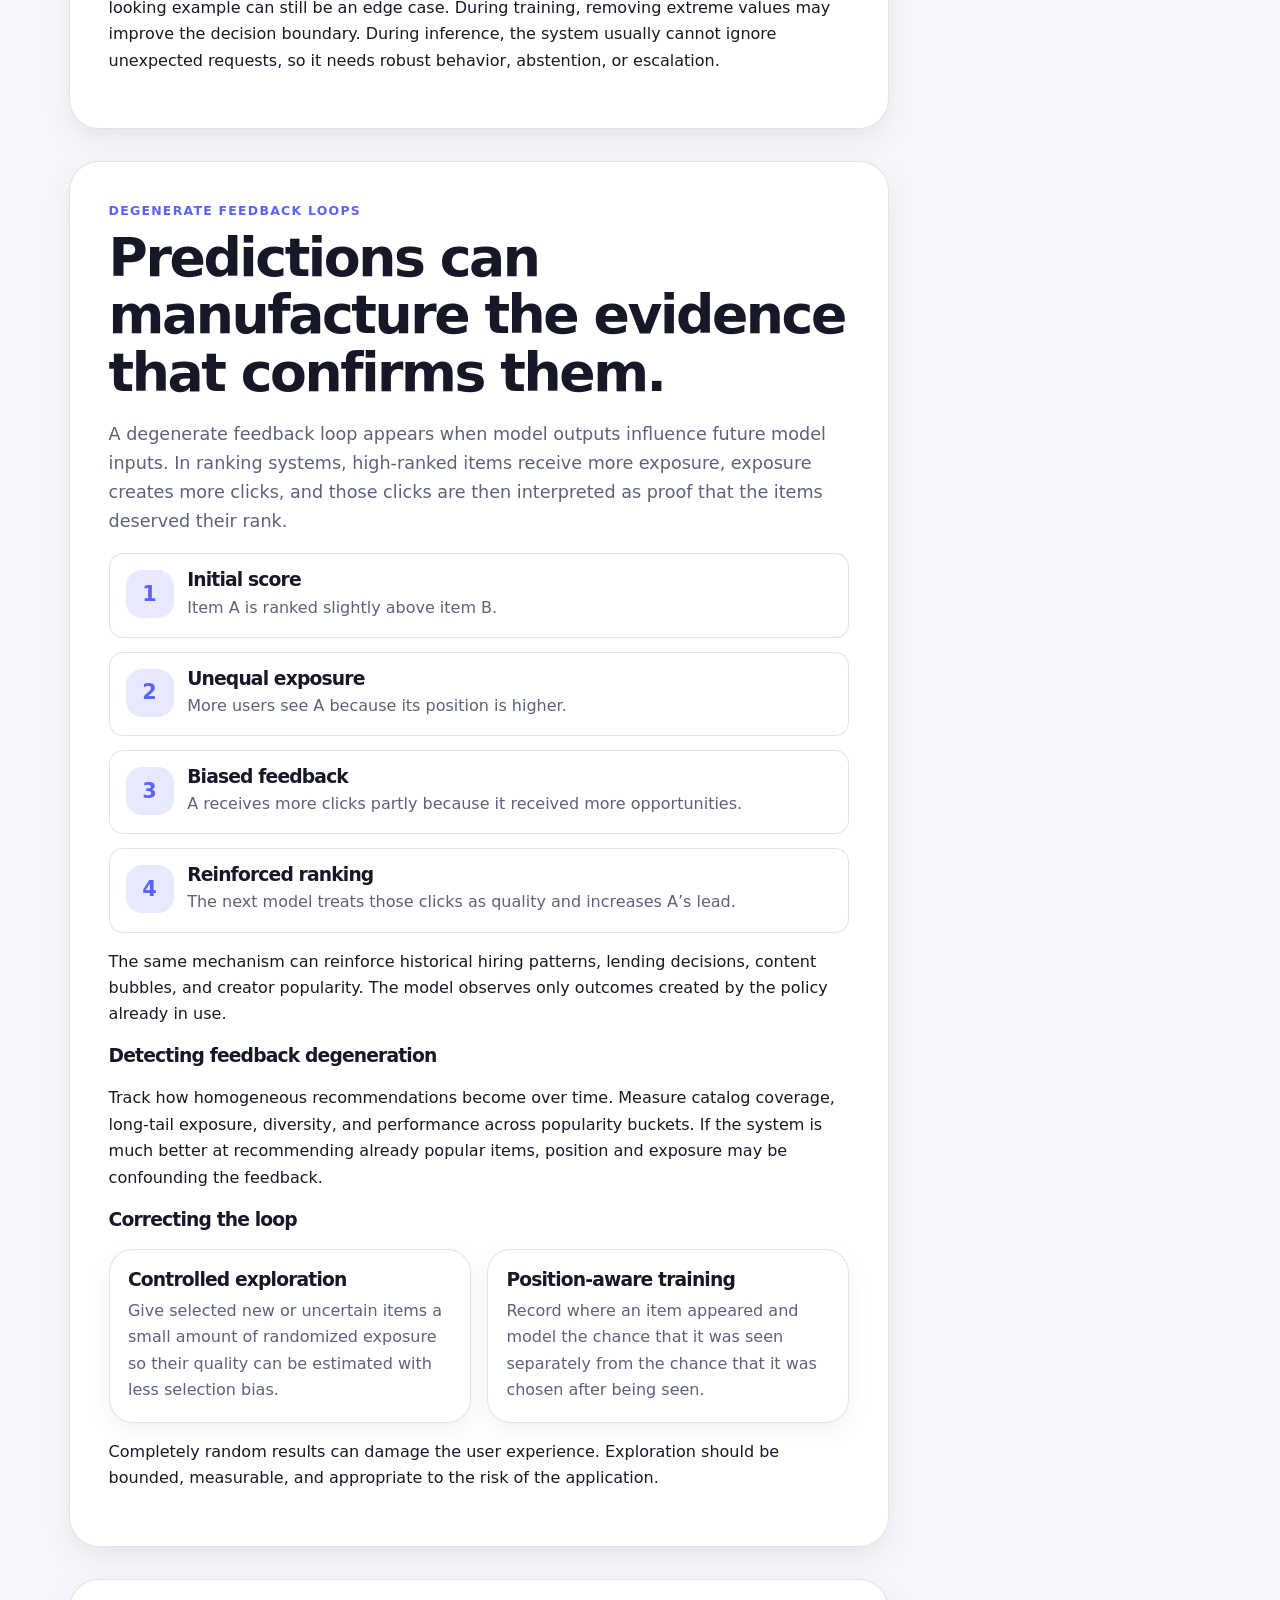
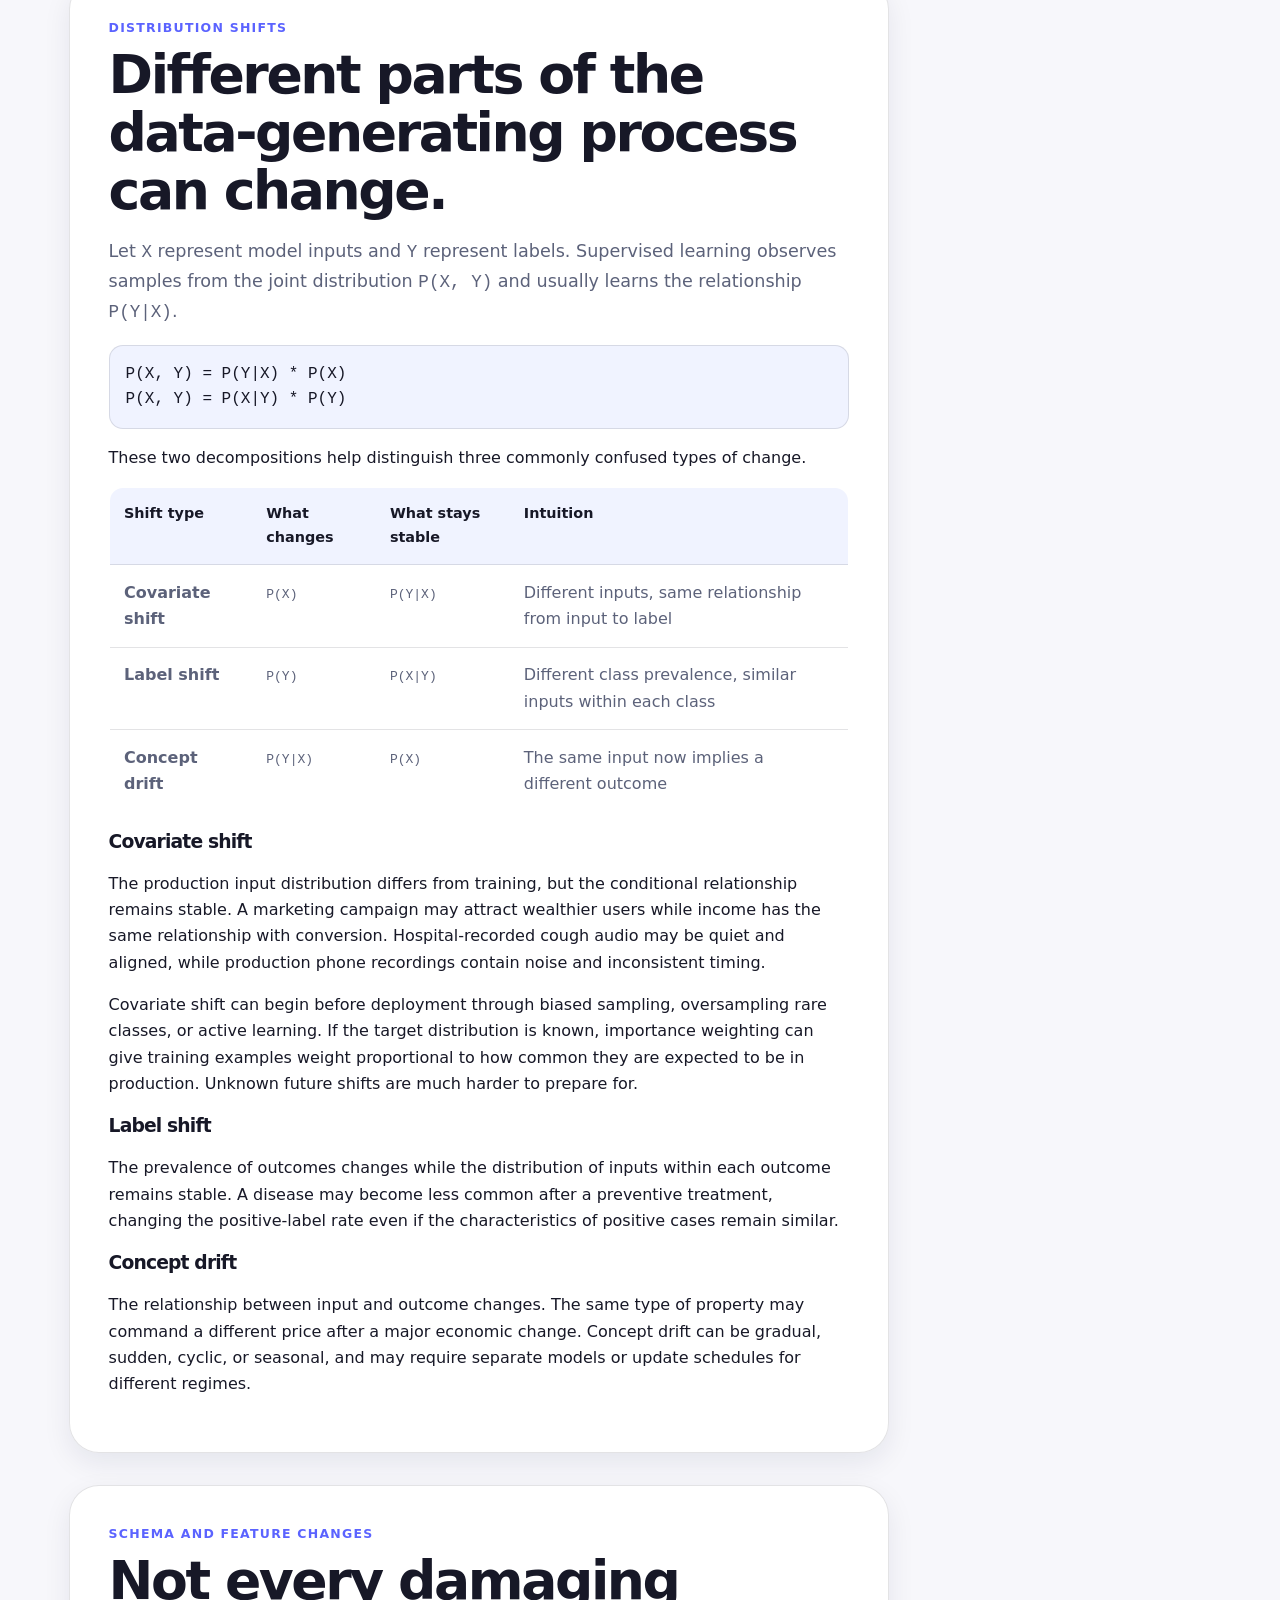
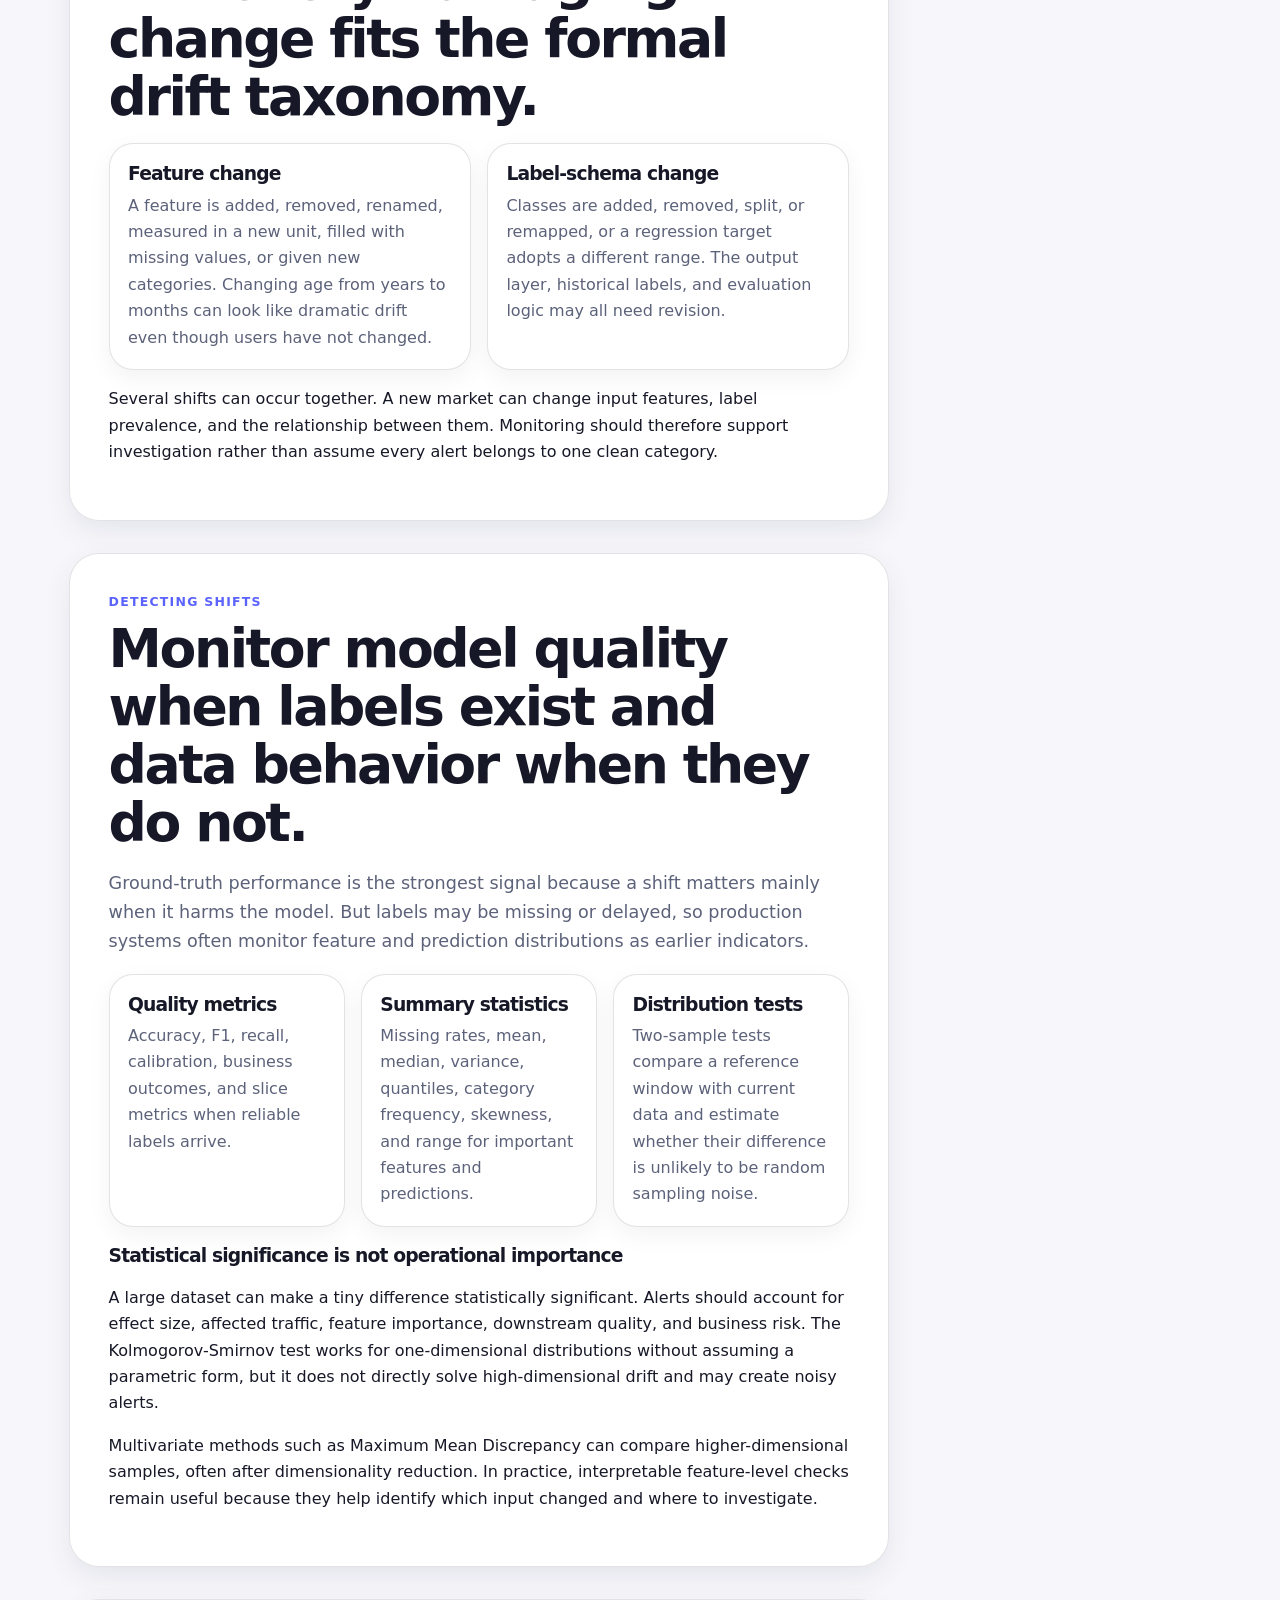
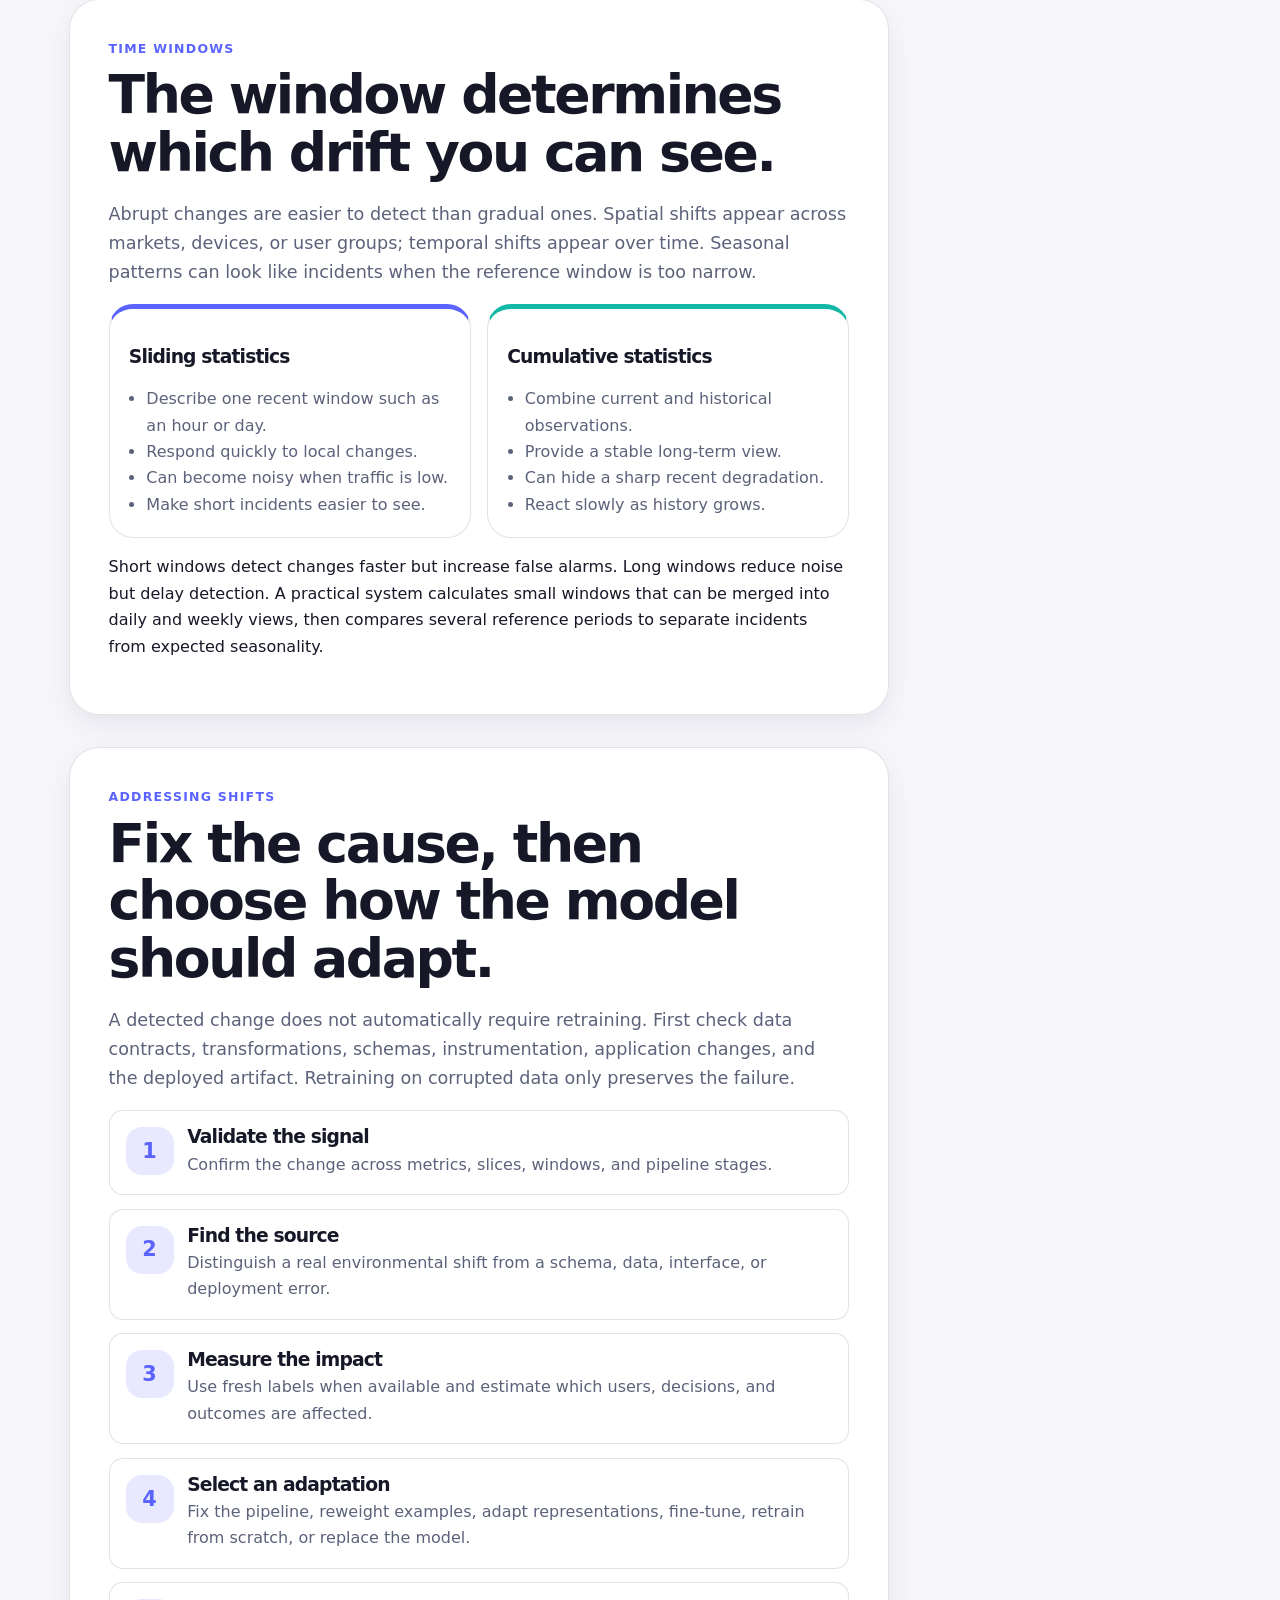
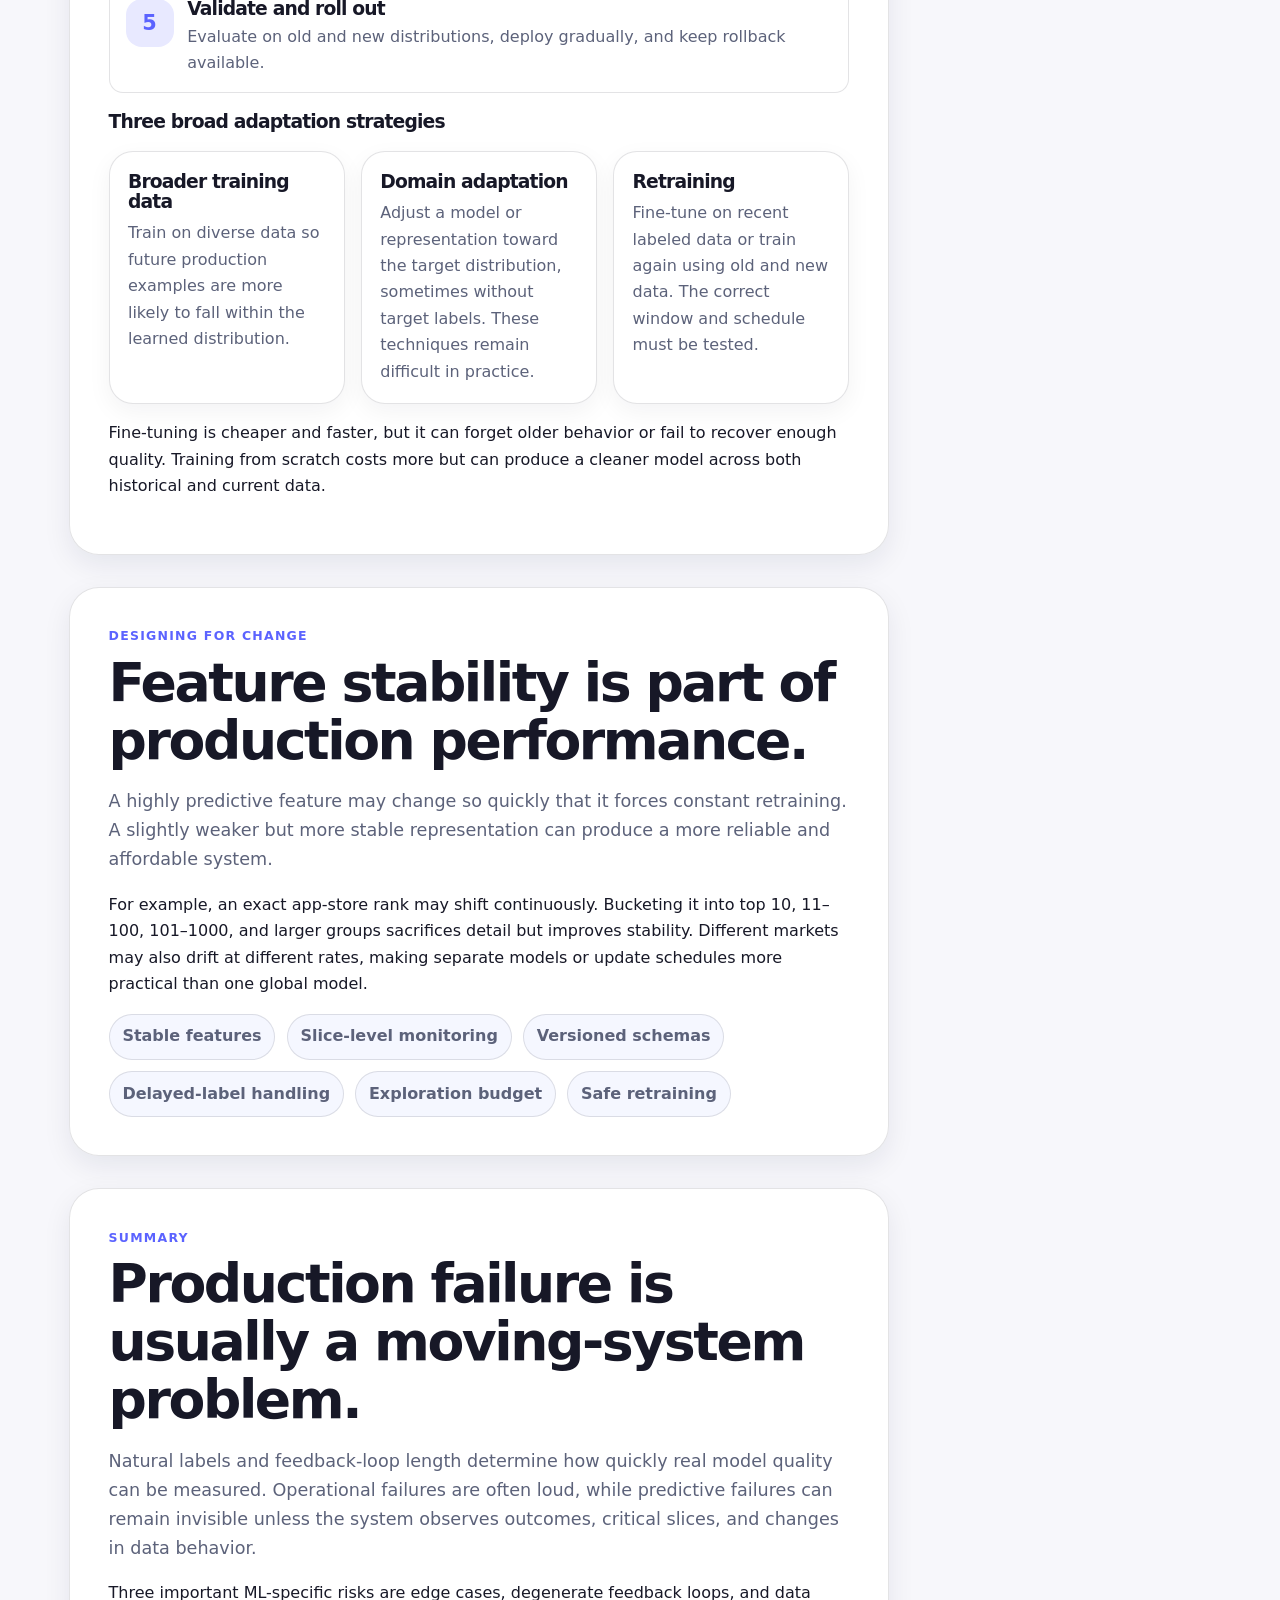
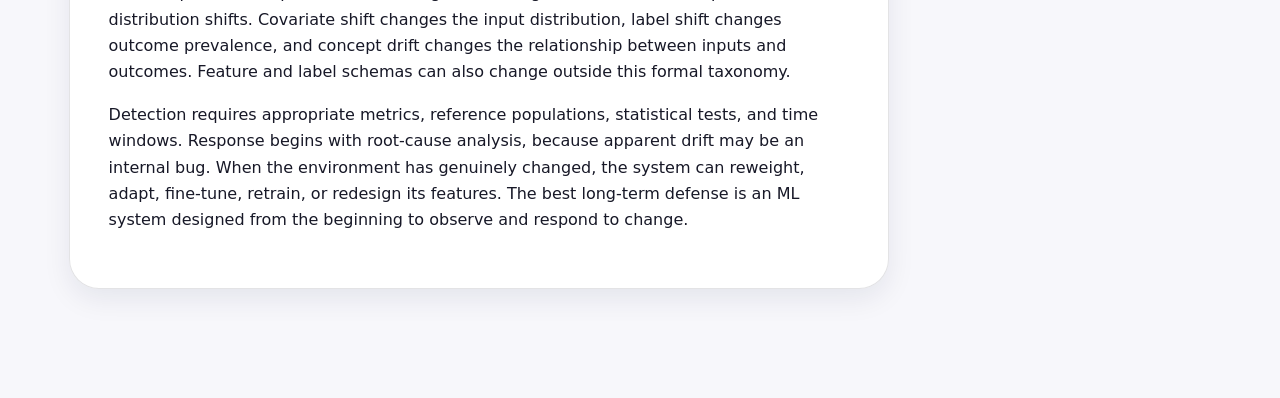
<file: blogs/ml-system-design-part-7.html>
<!doctype html>
<html lang="en">
<head>
  <meta charset="utf-8" />
  <meta name="viewport" content="width=device-width, initial-scale=1" />
  <title>ML System Design Series - Part 7: Why ML Systems Fail in Production</title>
  <meta name="description" content="A practical guide to ML failures in production: natural labels, delayed feedback, train-serving skew, edge cases, degenerate feedback loops, distribution shifts, drift detection, and model adaptation." />
  <link rel="stylesheet" href="style.css?v=7" />
</head>
<body>
  <div class="progress" id="progress"></div>

  <header class="topbar">
    <div class="topbar-inner">
      <a class="brand-mark" href="#top" aria-label="Go to top">
        <span class="brand-logo" aria-hidden="true">ML</span>
        <span>ML System Design Series</span>
      </a>
      <div class="top-actions">
        <a class="pill" href="#failures">Failures</a>
        <a class="pill" href="#feedback-loops">Feedback loops</a>
        <a class="pill" href="#distribution-shifts">Distribution shifts</a>
        <button class="toggle" id="themeToggle" type="button" aria-label="Toggle dark mode">Dark theme</button>
      </div>
    </div>
  </header>

  <section class="hero" id="top">
    <div class="hero-card" style="--hero-image: url('https://commons.wikimedia.org/wiki/Special:FilePath/Data%20Science%20Concept%20-%20Data%20Pipeline.svg');">
      <div class="hero-content">
        <span class="eyebrow">Part 7 - Production Failures</span>
        <h1>A model can keep running while its usefulness disappears.</h1>
        <p class="hero-lede">Production ML systems often fail silently. Data changes, labels arrive late, rare cases become costly, and model decisions influence the feedback used for future training. Reliability begins with understanding these failure modes.</p>
        <div class="meta-row" aria-label="Article metadata">
          <span class="meta-chip">20-24 min read</span>
          <span class="meta-chip">Production reliability guide</span>
          <span class="meta-chip">Based on Chapter 7 notes</span>
        </div>
      </div>
    </div>
  </section>

  <div id="seriesLinks" data-include="ml-system-design-series-links.html">
    <section class="series-section" aria-labelledby="seriesTitle">
      <div class="series-inner">
        <p class="section-kicker">Series index</p>
        <h2 id="seriesTitle">ML System Design blogs</h2>
        <ol class="series-list">
          <li><a href="ml-system-design-part-1.html">Part 1: Machine Learning Systems in Production</a></li>
          <li><a href="ml-system-design-part-2.html">Part 2: Data Engineering, Storage, and Streaming</a></li>
          <li><a href="ml-system-design-part-3.html">Part 3: Training Data</a></li>
          <li><a href="ml-system-design-part-4.html">Part 4: Feature Engineering</a></li>
          <li><a href="ml-system-design-part-5.html">Part 5: Model Development and Offline Evaluation</a></li>
          <li><a href="ml-system-design-part-6.html">Part 6: Model Deployment</a></li>
          <li><a href="ml-system-design-part-7.html" aria-current="page">Part 7: Why ML Systems Fail in Production</a></li>
        </ol>
      </div>
    </section>
  </div>

  <div class="layout">
    <main>
      <section class="section flat" aria-label="Overview cards">
        <div class="grid four">
          <article class="card">
            <span class="number">1</span>
            <h3>Observe outcomes</h3>
            <p>Natural labels and feedback-loop length determine how quickly real performance becomes visible.</p>
          </article>
          <article class="card">
            <span class="number">2</span>
            <h3>Find the failure class</h3>
            <p>Separate operational faults, data bugs, edge cases, and genuine changes in the environment.</p>
          </article>
          <article class="card">
            <span class="number">3</span>
            <h3>Measure change</h3>
            <p>Track input, output, and relationship changes using meaningful statistics and time windows.</p>
          </article>
          <article class="card">
            <span class="number">4</span>
            <h3>Adapt deliberately</h3>
            <p>Retrain, fine-tune, redesign features, or fix the pipeline according to the actual cause.</p>
          </article>
        </div>
      </section>

      <section class="section" id="foundation">
        <div class="section-head">
          <div>
            <p class="section-kicker">The core idea</p>
            <h2>Deployment is the beginning of model maintenance.</h2>
          </div>
        </div>
        <p class="lead">A forecasting model may work well when launched and become harmful a year later. Demand changes, customer behavior moves, new products appear, and operational assumptions break. If nobody measures these changes, teams may continue trusting outputs that no longer match reality.</p>
        <p>Traditional software is expected to execute defined logic correctly. An ML system must also continue making useful predictions on data it has never seen. This creates two categories of expectations: operational behavior and model behavior.</p>
        <div class="quote">
          A successful deployment is not a finished model. It is a maintained system with feedback, monitoring, ownership, and an update path.
        </div>
      </section>

      <section class="section" id="natural-labels">
        <div class="section-head">
          <div>
            <p class="section-kicker">Natural labels</p>
            <h2>Production truth may arrive automatically, late, or not at all.</h2>
          </div>
        </div>
        <p class="lead">A task has natural labels when the system can eventually observe the real outcome. An estimated arrival-time model can compare its prediction with the actual trip duration. A recommendation system can observe whether an item was opened, watched, or purchased.</p>
        <p>When a task has no inherent label, product design can create partial feedback. Translation tools can collect suggested corrections, ranking systems can collect reactions, and support workflows can record whether a human accepted or changed a recommendation. These signals are useful, but they may be incomplete or biased.</p>

        <h3>Feedback-loop length</h3>
        <p>The delay between serving a prediction and receiving its outcome determines how quickly the system can detect failure.</p>
        <div class="grid three">
          <article class="card"><h3>Short loop</h3><p>Clicks, skips, and immediate interactions may arrive in seconds or minutes, making rapid monitoring possible.</p></article>
          <article class="card"><h3>Medium loop</h3><p>Reading an article, watching a long video, or completing a purchase can take hours or days.</p></article>
          <article class="card"><h3>Long loop</h3><p>Fraud disputes, credit outcomes, medical results, or product returns may take weeks or months.</p></article>
        </div>
        <p>Missing feedback is not automatically negative feedback. If a recommendation receives no click within a short window, it may be labeled negative too early. A longer window gives more accurate labels but delays monitoring and retraining. The correct window is a product-specific trade-off between speed and label quality.</p>
      </section>

      <section class="section" id="failures">
        <div class="section-head">
          <div>
            <p class="section-kicker">Failure taxonomy</p>
            <h2>An ML system can violate operational or predictive expectations.</h2>
          </div>
        </div>
        <p class="lead">A translation service fails operationally when it times out or crashes. It fails as an ML system when it returns inaccurate translations often enough to violate its quality target. The second failure is harder to detect because the application can appear healthy.</p>

        <div class="compare-grid">
          <article class="compare-card research">
            <h3>Software-system failures</h3>
            <ul class="compare-list">
              <li>A dependency breaks or becomes incompatible.</li>
              <li>The wrong model artifact is deployed.</li>
              <li>Permissions prevent reading features or writing results.</li>
              <li>Hardware fails, overheats, or runs out of memory.</li>
              <li>A service crashes, times out, or becomes unavailable.</li>
              <li>A distributed workflow joins or schedules data incorrectly.</li>
            </ul>
          </article>
          <article class="compare-card production">
            <h3>ML-specific failures</h3>
            <ul class="compare-list">
              <li>Production data differs from training data.</li>
              <li>Training and serving pipelines compute different features.</li>
              <li>Labels, preprocessing, or model configuration are wrong.</li>
              <li>Rare but important cases fail catastrophically.</li>
              <li>Predictions distort the feedback used for training.</li>
              <li>The relationship between inputs and outcomes changes.</li>
            </ul>
          </article>
        </div>
        <p>Many ML incidents are still ordinary software and data-pipeline incidents. A drift alert may be caused by a broken feature, a new encoding, a wrong normalization statistic, an interface change, or an incorrect model version. Diagnose these possibilities before assuming the world has changed.</p>
      </section>

      <section class="section" id="train-serving-skew">
        <div class="section-head">
          <div>
            <p class="section-kicker">Train-serving skew</p>
            <h2>The model is trained on a sample but serves the world.</h2>
          </div>
        </div>
        <p class="lead">Offline evaluation assumes that test data represents future production data. In reality, the training set is finite, selected under practical constraints, and shaped by collection and sampling decisions. Production inputs are broader and continuously changing.</p>
        <div class="flow-line">
          <article class="flow-step"><span class="icon">1</span><div><h3>Selection mismatch</h3><p>Training data overrepresents the examples that were easiest to collect, label, or store.</p></div></article>
          <article class="flow-step"><span class="icon">2</span><div><h3>Pipeline mismatch</h3><p>Training and inference use different defaults, feature code, encodings, windows, or statistics.</p></div></article>
          <article class="flow-step"><span class="icon">3</span><div><h3>Environmental change</h3><p>Users, products, language, prices, devices, competitors, and social behavior change after training.</p></div></article>
        </div>
        <p>Shifts may be sudden after a launch, policy change, unusual event, or new market. They may be gradual as language and customer behavior evolve. They may also be seasonal, such as weekly demand cycles or holiday pricing.</p>
      </section>

      <section class="section" id="edge-cases">
        <div class="section-head">
          <div>
            <p class="section-kicker">Edge cases</p>
            <h2>Average quality cannot excuse catastrophic failures.</h2>
          </div>
        </div>
        <p class="lead">A safety-critical model that works 99.9% of the time may still be unusable if the remaining 0.1% includes severe accidents. The same principle applies to brand and legal risk: a chatbot that occasionally produces hateful content can be unacceptable despite strong average scores.</p>
        <div class="table-scroll">
          <table class="format-table" aria-label="Outliers and edge cases comparison">
            <thead><tr><th>Concept</th><th>Defined by</th><th>Example</th><th>Desired response</th></tr></thead>
            <tbody>
              <tr><td><strong>Outlier</strong></td><td>Distance from typical data</td><td>A pedestrian on a highway</td><td>Handle correctly even though the input is unusual</td></tr>
              <tr><td><strong>Edge case</strong></td><td>Unusually poor model performance</td><td>A scene that causes a dangerous driving decision</td><td>Detect, test, and reduce the failure severity</td></tr>
            </tbody>
          </table>
        </div>
        <p>An outlier is not necessarily an edge case if the model handles it correctly, and an ordinary-looking example can still be an edge case. During training, removing extreme values may improve the decision boundary. During inference, the system usually cannot ignore unexpected requests, so it needs robust behavior, abstention, or escalation.</p>
      </section>

      <section class="section" id="feedback-loops">
        <div class="section-head">
          <div>
            <p class="section-kicker">Degenerate feedback loops</p>
            <h2>Predictions can manufacture the evidence that confirms them.</h2>
          </div>
        </div>
        <p class="lead">A degenerate feedback loop appears when model outputs influence future model inputs. In ranking systems, high-ranked items receive more exposure, exposure creates more clicks, and those clicks are then interpreted as proof that the items deserved their rank.</p>
        <div class="flow-line">
          <article class="flow-step"><span class="icon">1</span><div><h3>Initial score</h3><p>Item A is ranked slightly above item B.</p></div></article>
          <article class="flow-step"><span class="icon">2</span><div><h3>Unequal exposure</h3><p>More users see A because its position is higher.</p></div></article>
          <article class="flow-step"><span class="icon">3</span><div><h3>Biased feedback</h3><p>A receives more clicks partly because it received more opportunities.</p></div></article>
          <article class="flow-step"><span class="icon">4</span><div><h3>Reinforced ranking</h3><p>The next model treats those clicks as quality and increases A’s lead.</p></div></article>
        </div>
        <p>The same mechanism can reinforce historical hiring patterns, lending decisions, content bubbles, and creator popularity. The model observes only outcomes created by the policy already in use.</p>

        <h3>Detecting feedback degeneration</h3>
        <p>Track how homogeneous recommendations become over time. Measure catalog coverage, long-tail exposure, diversity, and performance across popularity buckets. If the system is much better at recommending already popular items, position and exposure may be confounding the feedback.</p>

        <h3>Correcting the loop</h3>
        <div class="grid two">
          <article class="card"><h3>Controlled exploration</h3><p>Give selected new or uncertain items a small amount of randomized exposure so their quality can be estimated with less selection bias.</p></article>
          <article class="card"><h3>Position-aware training</h3><p>Record where an item appeared and model the chance that it was seen separately from the chance that it was chosen after being seen.</p></article>
        </div>
        <p>Completely random results can damage the user experience. Exploration should be bounded, measurable, and appropriate to the risk of the application.</p>
      </section>

      <section class="section" id="distribution-shifts">
        <div class="section-head">
          <div>
            <p class="section-kicker">Distribution shifts</p>
            <h2>Different parts of the data-generating process can change.</h2>
          </div>
        </div>
        <p class="lead">Let <code>X</code> represent model inputs and <code>Y</code> represent labels. Supervised learning observes samples from the joint distribution <code>P(X, Y)</code> and usually learns the relationship <code>P(Y|X)</code>.</p>
        <pre><code>P(X, Y) = P(Y|X) * P(X)
P(X, Y) = P(X|Y) * P(Y)</code></pre>
        <p>These two decompositions help distinguish three commonly confused types of change.</p>

        <div class="table-scroll">
          <table class="format-table" aria-label="Types of data distribution shift">
            <thead><tr><th>Shift type</th><th>What changes</th><th>What stays stable</th><th>Intuition</th></tr></thead>
            <tbody>
              <tr><td><strong>Covariate shift</strong></td><td><code>P(X)</code></td><td><code>P(Y|X)</code></td><td>Different inputs, same relationship from input to label</td></tr>
              <tr><td><strong>Label shift</strong></td><td><code>P(Y)</code></td><td><code>P(X|Y)</code></td><td>Different class prevalence, similar inputs within each class</td></tr>
              <tr><td><strong>Concept drift</strong></td><td><code>P(Y|X)</code></td><td><code>P(X)</code></td><td>The same input now implies a different outcome</td></tr>
            </tbody>
          </table>
        </div>

        <h3>Covariate shift</h3>
        <p>The production input distribution differs from training, but the conditional relationship remains stable. A marketing campaign may attract wealthier users while income has the same relationship with conversion. Hospital-recorded cough audio may be quiet and aligned, while production phone recordings contain noise and inconsistent timing.</p>
        <p>Covariate shift can begin before deployment through biased sampling, oversampling rare classes, or active learning. If the target distribution is known, importance weighting can give training examples weight proportional to how common they are expected to be in production. Unknown future shifts are much harder to prepare for.</p>

        <h3>Label shift</h3>
        <p>The prevalence of outcomes changes while the distribution of inputs within each outcome remains stable. A disease may become less common after a preventive treatment, changing the positive-label rate even if the characteristics of positive cases remain similar.</p>

        <h3>Concept drift</h3>
        <p>The relationship between input and outcome changes. The same type of property may command a different price after a major economic change. Concept drift can be gradual, sudden, cyclic, or seasonal, and may require separate models or update schedules for different regimes.</p>
      </section>

      <section class="section" id="schema-shifts">
        <div class="section-head">
          <div>
            <p class="section-kicker">Schema and feature changes</p>
            <h2>Not every damaging change fits the formal drift taxonomy.</h2>
          </div>
        </div>
        <div class="grid two">
          <article class="card">
            <h3>Feature change</h3>
            <p>A feature is added, removed, renamed, measured in a new unit, filled with missing values, or given new categories. Changing age from years to months can look like dramatic drift even though users have not changed.</p>
          </article>
          <article class="card">
            <h3>Label-schema change</h3>
            <p>Classes are added, removed, split, or remapped, or a regression target adopts a different range. The output layer, historical labels, and evaluation logic may all need revision.</p>
          </article>
        </div>
        <p>Several shifts can occur together. A new market can change input features, label prevalence, and the relationship between them. Monitoring should therefore support investigation rather than assume every alert belongs to one clean category.</p>
      </section>

      <section class="section" id="detecting-shifts">
        <div class="section-head">
          <div>
            <p class="section-kicker">Detecting shifts</p>
            <h2>Monitor model quality when labels exist and data behavior when they do not.</h2>
          </div>
        </div>
        <p class="lead">Ground-truth performance is the strongest signal because a shift matters mainly when it harms the model. But labels may be missing or delayed, so production systems often monitor feature and prediction distributions as earlier indicators.</p>

        <div class="grid three">
          <article class="card"><h3>Quality metrics</h3><p>Accuracy, F1, recall, calibration, business outcomes, and slice metrics when reliable labels arrive.</p></article>
          <article class="card"><h3>Summary statistics</h3><p>Missing rates, mean, median, variance, quantiles, category frequency, skewness, and range for important features and predictions.</p></article>
          <article class="card"><h3>Distribution tests</h3><p>Two-sample tests compare a reference window with current data and estimate whether their difference is unlikely to be random sampling noise.</p></article>
        </div>

        <h3>Statistical significance is not operational importance</h3>
        <p>A large dataset can make a tiny difference statistically significant. Alerts should account for effect size, affected traffic, feature importance, downstream quality, and business risk. The Kolmogorov-Smirnov test works for one-dimensional distributions without assuming a parametric form, but it does not directly solve high-dimensional drift and may create noisy alerts.</p>
        <p>Multivariate methods such as Maximum Mean Discrepancy can compare higher-dimensional samples, often after dimensionality reduction. In practice, interpretable feature-level checks remain useful because they help identify which input changed and where to investigate.</p>
      </section>

      <section class="section" id="time-windows">
        <div class="section-head">
          <div>
            <p class="section-kicker">Time windows</p>
            <h2>The window determines which drift you can see.</h2>
          </div>
        </div>
        <p class="lead">Abrupt changes are easier to detect than gradual ones. Spatial shifts appear across markets, devices, or user groups; temporal shifts appear over time. Seasonal patterns can look like incidents when the reference window is too narrow.</p>

        <div class="compare-grid">
          <article class="compare-card research">
            <h3>Sliding statistics</h3>
            <ul class="compare-list">
              <li>Describe one recent window such as an hour or day.</li>
              <li>Respond quickly to local changes.</li>
              <li>Can become noisy when traffic is low.</li>
              <li>Make short incidents easier to see.</li>
            </ul>
          </article>
          <article class="compare-card production">
            <h3>Cumulative statistics</h3>
            <ul class="compare-list">
              <li>Combine current and historical observations.</li>
              <li>Provide a stable long-term view.</li>
              <li>Can hide a sharp recent degradation.</li>
              <li>React slowly as history grows.</li>
            </ul>
          </article>
        </div>
        <p>Short windows detect changes faster but increase false alarms. Long windows reduce noise but delay detection. A practical system calculates small windows that can be merged into daily and weekly views, then compares several reference periods to separate incidents from expected seasonality.</p>
      </section>

      <section class="section" id="addressing-shifts">
        <div class="section-head">
          <div>
            <p class="section-kicker">Addressing shifts</p>
            <h2>Fix the cause, then choose how the model should adapt.</h2>
          </div>
        </div>
        <p class="lead">A detected change does not automatically require retraining. First check data contracts, transformations, schemas, instrumentation, application changes, and the deployed artifact. Retraining on corrupted data only preserves the failure.</p>
        <div class="flow-line">
          <article class="flow-step"><span class="icon">1</span><div><h3>Validate the signal</h3><p>Confirm the change across metrics, slices, windows, and pipeline stages.</p></div></article>
          <article class="flow-step"><span class="icon">2</span><div><h3>Find the source</h3><p>Distinguish a real environmental shift from a schema, data, interface, or deployment error.</p></div></article>
          <article class="flow-step"><span class="icon">3</span><div><h3>Measure the impact</h3><p>Use fresh labels when available and estimate which users, decisions, and outcomes are affected.</p></div></article>
          <article class="flow-step"><span class="icon">4</span><div><h3>Select an adaptation</h3><p>Fix the pipeline, reweight examples, adapt representations, fine-tune, retrain from scratch, or replace the model.</p></div></article>
          <article class="flow-step"><span class="icon">5</span><div><h3>Validate and roll out</h3><p>Evaluate on old and new distributions, deploy gradually, and keep rollback available.</p></div></article>
        </div>

        <h3>Three broad adaptation strategies</h3>
        <div class="grid three">
          <article class="card"><h3>Broader training data</h3><p>Train on diverse data so future production examples are more likely to fall within the learned distribution.</p></article>
          <article class="card"><h3>Domain adaptation</h3><p>Adjust a model or representation toward the target distribution, sometimes without target labels. These techniques remain difficult in practice.</p></article>
          <article class="card"><h3>Retraining</h3><p>Fine-tune on recent labeled data or train again using old and new data. The correct window and schedule must be tested.</p></article>
        </div>
        <p>Fine-tuning is cheaper and faster, but it can forget older behavior or fail to recover enough quality. Training from scratch costs more but can produce a cleaner model across both historical and current data.</p>
      </section>

      <section class="section" id="robust-design">
        <div class="section-head">
          <div>
            <p class="section-kicker">Designing for change</p>
            <h2>Feature stability is part of production performance.</h2>
          </div>
        </div>
        <p class="lead">A highly predictive feature may change so quickly that it forces constant retraining. A slightly weaker but more stable representation can produce a more reliable and affordable system.</p>
        <p>For example, an exact app-store rank may shift continuously. Bucketing it into top 10, 11–100, 101–1000, and larger groups sacrifices detail but improves stability. Different markets may also drift at different rates, making separate models or update schedules more practical than one global model.</p>
        <div class="decision-strip" aria-label="Robust production design principles">
          <span class="decision-chip">Stable features</span>
          <span class="decision-chip">Slice-level monitoring</span>
          <span class="decision-chip">Versioned schemas</span>
          <span class="decision-chip">Delayed-label handling</span>
          <span class="decision-chip">Exploration budget</span>
          <span class="decision-chip">Safe retraining</span>
        </div>
      </section>

      <section class="section" id="summary">
        <div class="section-head">
          <div>
            <p class="section-kicker">Summary</p>
            <h2>Production failure is usually a moving-system problem.</h2>
          </div>
        </div>
        <p class="lead">Natural labels and feedback-loop length determine how quickly real model quality can be measured. Operational failures are often loud, while predictive failures can remain invisible unless the system observes outcomes, critical slices, and changes in data behavior.</p>
        <p>Three important ML-specific risks are edge cases, degenerate feedback loops, and data distribution shifts. Covariate shift changes the input distribution, label shift changes outcome prevalence, and concept drift changes the relationship between inputs and outcomes. Feature and label schemas can also change outside this formal taxonomy.</p>
        <p>Detection requires appropriate metrics, reference populations, statistical tests, and time windows. Response begins with root-cause analysis, because apparent drift may be an internal bug. When the environment has genuinely changed, the system can reweight, adapt, fine-tune, retrain, or redesign its features. The best long-term defense is an ML system designed from the beginning to observe and respond to change.</p>
      </section>
    </main>

    <aside class="toc" aria-label="Table of contents">
      <h2>In this post</h2>
      <a href="#foundation">Core idea</a>
      <a href="#natural-labels">Natural labels</a>
      <a href="#failures">Failure taxonomy</a>
      <a href="#train-serving-skew">Train-serving skew</a>
      <a href="#edge-cases">Edge cases</a>
      <a href="#feedback-loops">Feedback loops</a>
      <a href="#distribution-shifts">Distribution shifts</a>
      <a href="#schema-shifts">Schema changes</a>
      <a href="#detecting-shifts">Detecting shifts</a>
      <a href="#time-windows">Time windows</a>
      <a href="#addressing-shifts">Addressing shifts</a>
      <a href="#robust-design">Robust design</a>
      <a href="#summary">Summary</a>
    </aside>
  </div>

  <script src="script.js" defer></script>
</body>
</html>
</file>
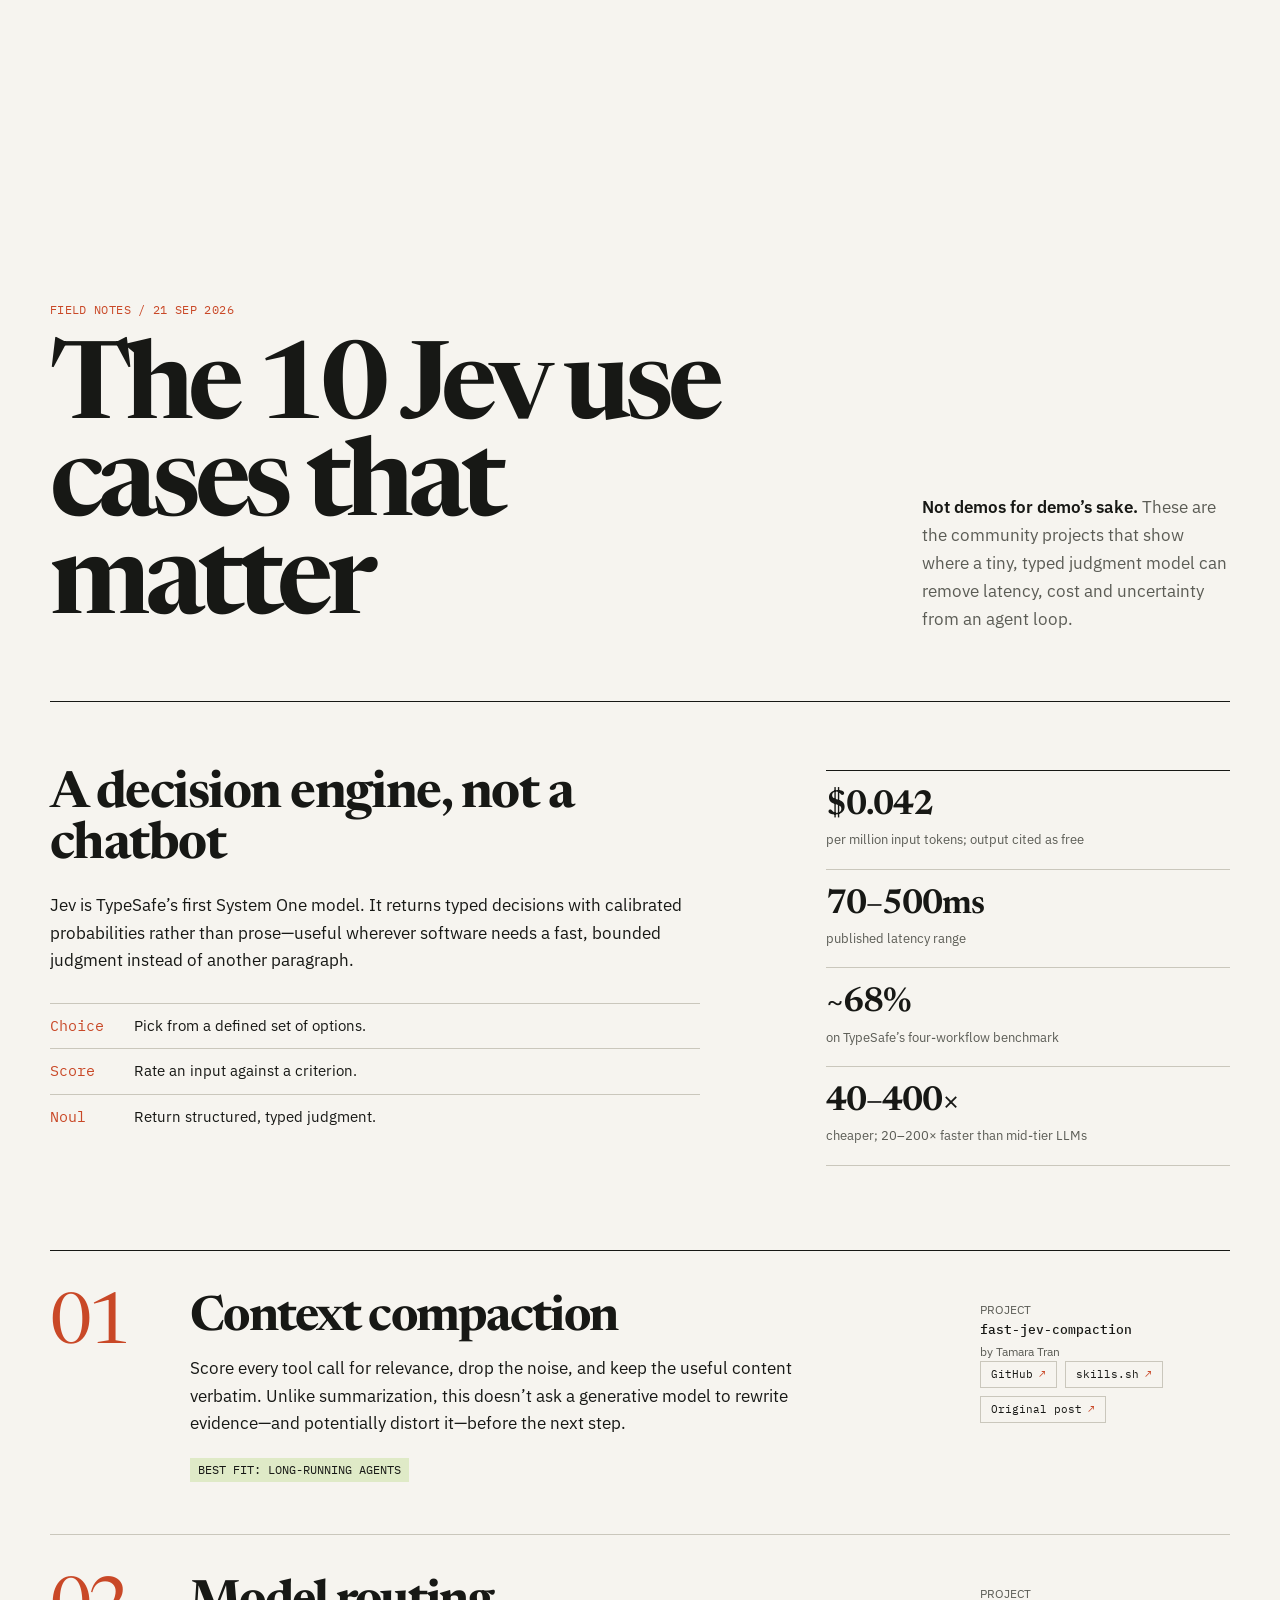
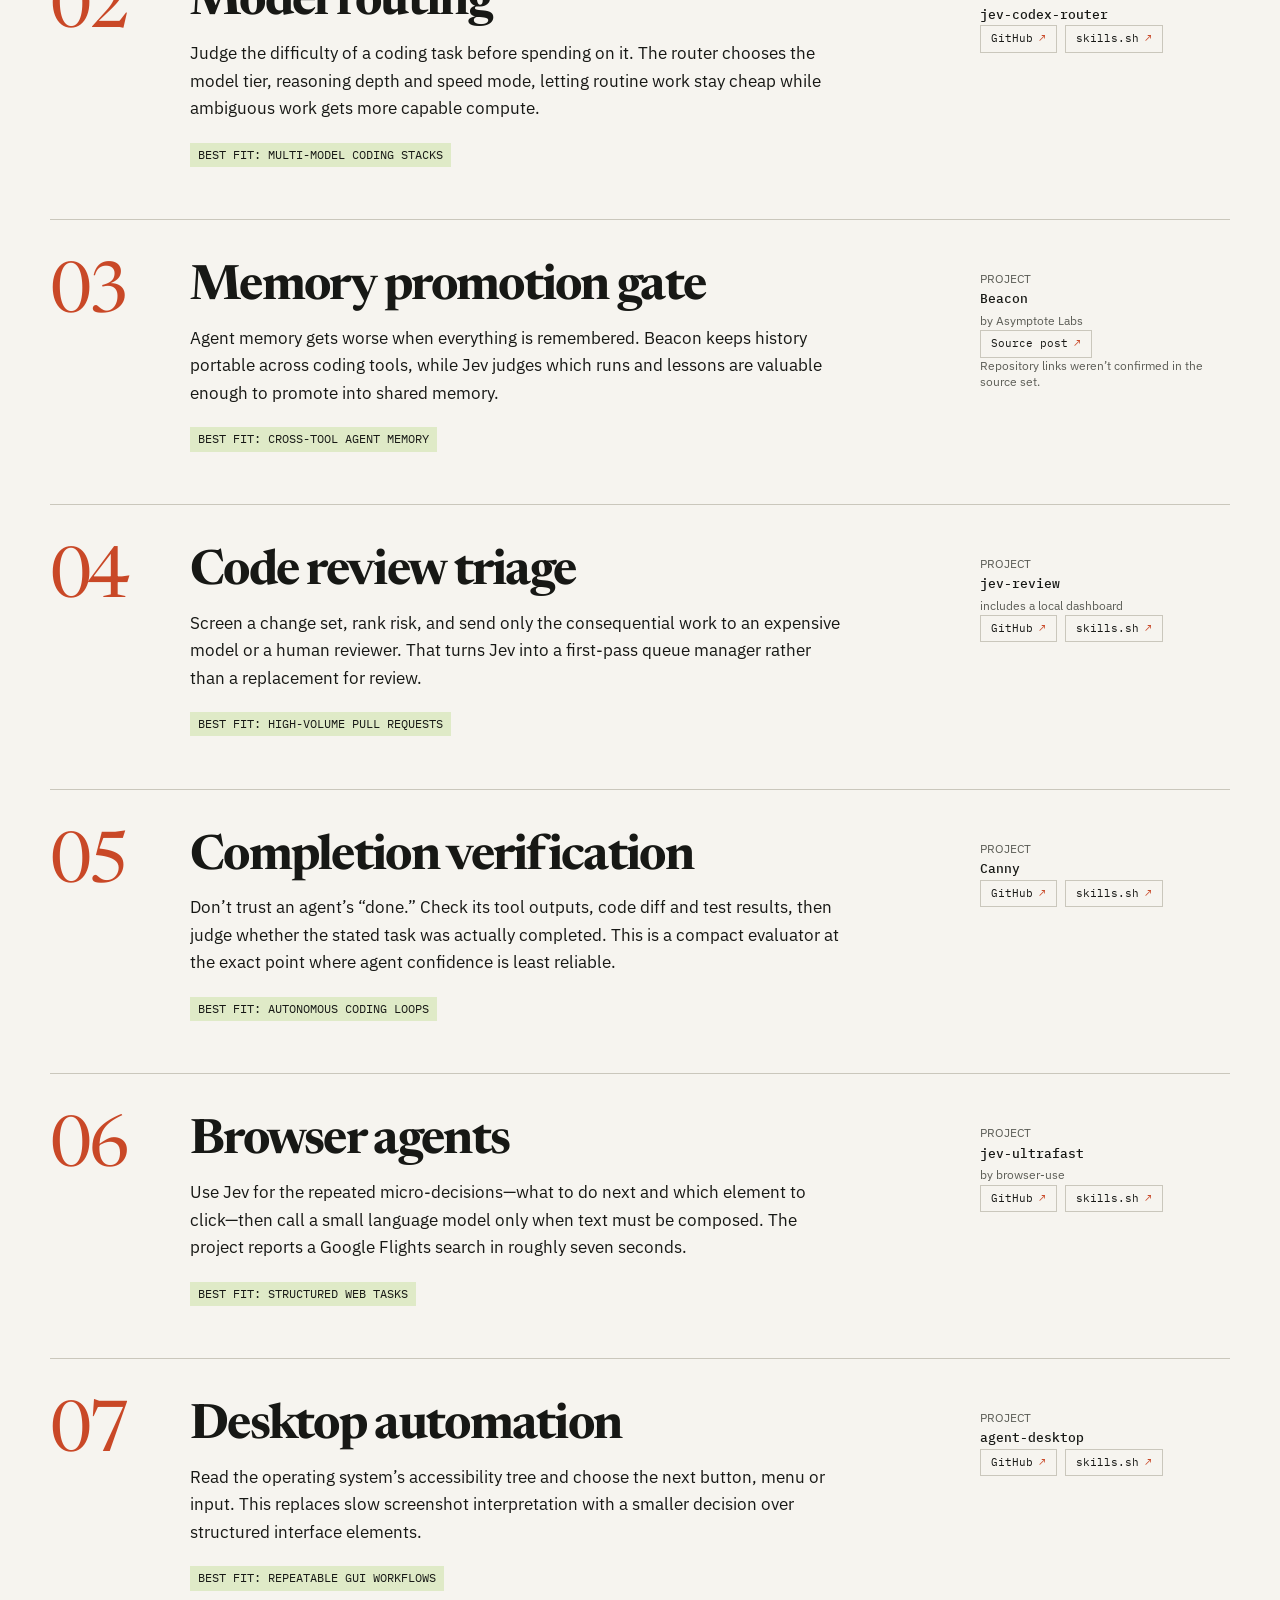
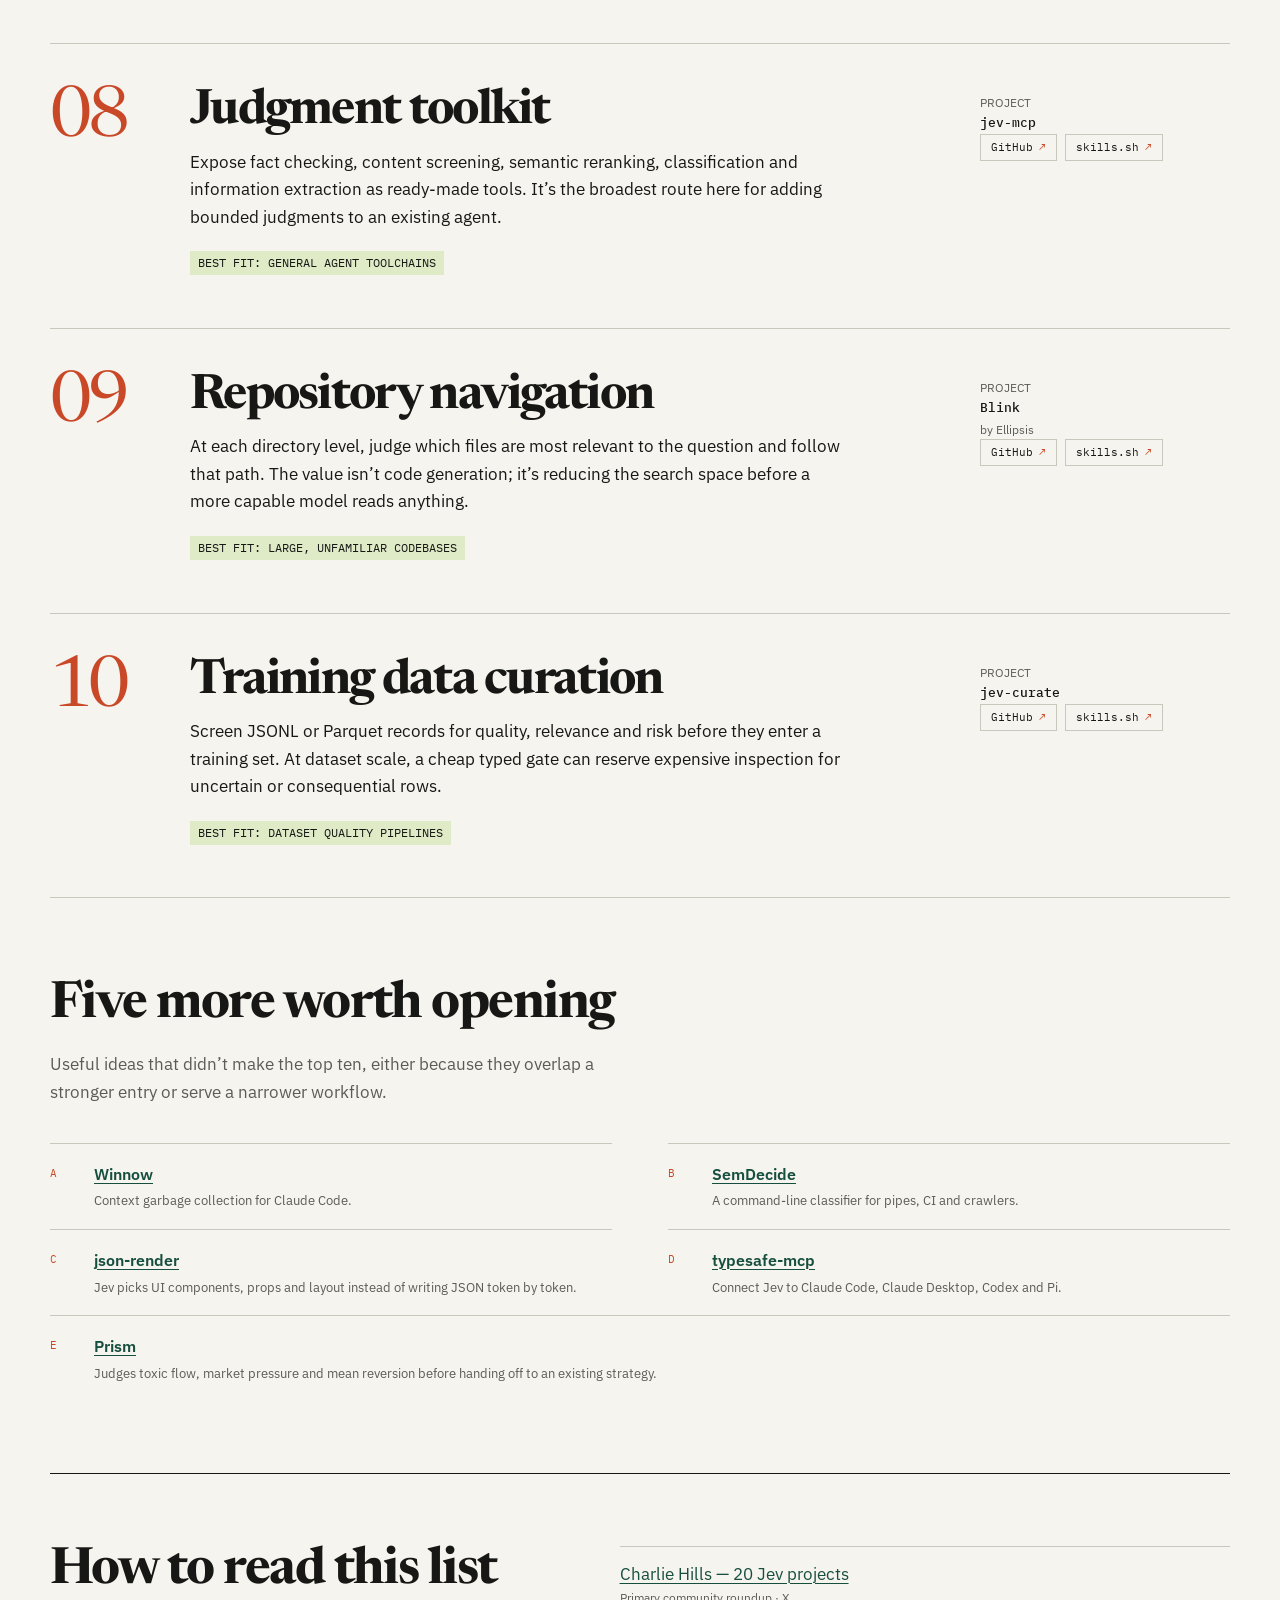
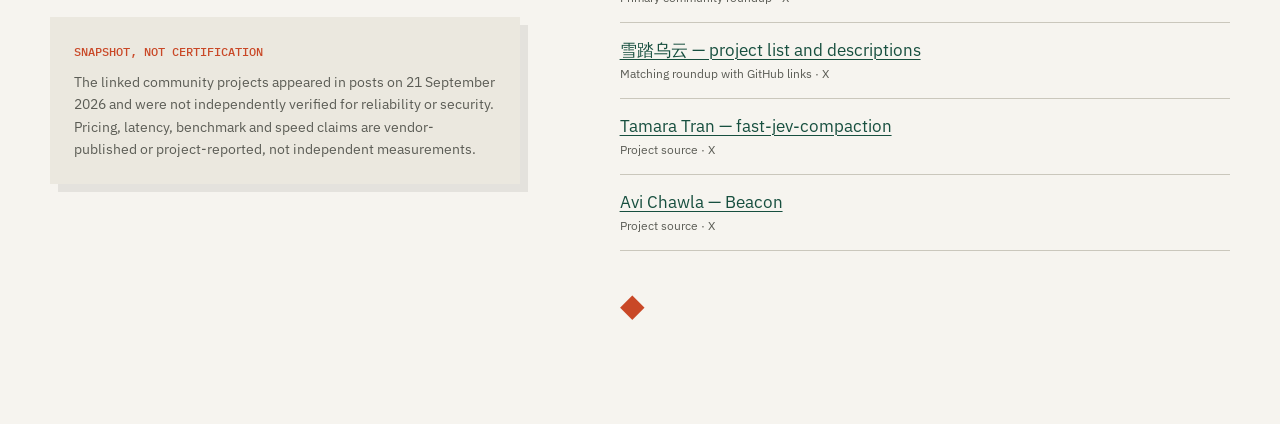
<file: blogs/Top 10 Jev Use Cases.html>
<!doctype html>
<html lang="en">
<head>
  <meta charset="utf-8" />
  <meta name="viewport" content="width=device-width, initial-scale=1, viewport-fit=cover" />
  <meta name="color-scheme" content="light dark" />
  <link rel="icon" href="data:," />
  <title>Top 10 Jev Use Cases</title>
  <link rel="preconnect" href="https://fonts.googleapis.com" />
  <link rel="preconnect" href="https://fonts.gstatic.com" crossorigin />
  <link href="https://fonts.googleapis.com/css2?family=IBM+Plex+Mono:wght@400;500&family=IBM+Plex+Sans:wght@400;500;600&family=Newsreader:opsz,wght@6..72,500;6..72,650&display=swap" rel="stylesheet" />
  <style>
    :root {
      color-scheme: light dark;
      --paper: #f6f4ef;
      --paper-2: #ebe8df;
      --ink: #171815;
      --muted: #5b5c55;
      --line: #cac7bc;
      --accent: #c94827;
      --accent-soft: #f0d8ce;
      --mark: #dfeac7;
      --link: #174f3f;
      --shadow: rgba(23,24,21,.08);
    }
    @media (prefers-color-scheme: dark) {
      :root {
        --paper: #171916;
        --paper-2: #22251f;
        --ink: #f2f0e8;
        --muted: #b5b6ae;
        --line: #3b3e37;
        --accent: #ff7957;
        --accent-soft: #4b2b23;
        --mark: #34422b;
        --link: #95d3b9;
        --shadow: rgba(0,0,0,.24);
      }
    }

    * { box-sizing: border-box; }
    html { scroll-behavior: smooth; }
    body {
      margin: 0;
      background: var(--paper);
      color: var(--ink);
      font-family: "IBM Plex Sans", sans-serif;
      font-size: 17px;
      line-height: 1.62;
      text-rendering: optimizeLegibility;
    }
    a { color: var(--link); text-decoration-thickness: 1px; text-underline-offset: 3px; }
    a:hover { color: var(--accent); }
    a:focus-visible { outline: 3px solid var(--accent); outline-offset: 4px; border-radius: 2px; }

    .page { width: min(1180px, calc(100% - 44px)); margin: 0 auto; }
    .mast {
      min-height: min(78vh, 780px);
      display: grid;
      grid-template-columns: minmax(0, 1.55fr) minmax(260px, .62fr);
      gap: clamp(40px, 8vw, 120px);
      align-items: end;
      padding: clamp(80px, 12vw, 160px) 0 64px;
      border-bottom: 1px solid var(--ink);
    }
    .kicker {
      margin: 0 0 24px;
      font-family: "IBM Plex Mono", monospace;
      font-size: .74rem;
      letter-spacing: .03em;
      color: var(--accent);
    }
    h1 {
      max-width: 840px;
      margin: 0;
      font-family: "Newsreader", serif;
      font-size: clamp(3.5rem, 8.4vw, 8rem);
      line-height: .91;
      font-weight: 650;
      letter-spacing: -.055em;
    }
    .standfirst {
      margin: 0 0 4px;
      max-width: 32ch;
      font-size: 1.08rem;
      color: var(--muted);
    }
    .standfirst strong { color: var(--ink); font-weight: 600; }

    .primer {
      display: grid;
      grid-template-columns: 1.25fr .75fr;
      gap: clamp(38px, 8vw, 116px);
      padding: 68px 0 84px;
    }
    .primer h2,
    .mentions h2,
    .sources h2 {
      font-family: "Newsreader", serif;
      font-size: clamp(2rem, 4vw, 3.2rem);
      line-height: 1;
      letter-spacing: -.03em;
      margin: 0 0 20px;
    }
    .primer-copy { max-width: 65ch; }
    .primer-copy p { margin: 0 0 18px; }
    .primitive-list { display: grid; gap: 10px; margin-top: 28px; }
    .primitive {
      display: grid;
      grid-template-columns: 84px 1fr;
      border-top: 1px solid var(--line);
      padding-top: 10px;
      font-size: .94rem;
    }
    .primitive code { font-family: "IBM Plex Mono", monospace; color: var(--accent); }
    .metrics {
      margin: 0;
      padding: 0;
      list-style: none;
      border-top: 1px solid var(--ink);
    }
    .metrics li { padding: 18px 0; border-bottom: 1px solid var(--line); }
    .metrics strong { display: block; font-family: "Newsreader", serif; font-size: 2.15rem; line-height: 1; font-weight: 650; letter-spacing: -.03em; }
    .metrics span { display: block; margin-top: 6px; color: var(--muted); font-size: .82rem; }

    .rankings { border-top: 1px solid var(--ink); }
    .case {
      display: grid;
      grid-template-columns: 112px minmax(0, 1fr) 250px;
      gap: 28px;
      padding: 48px 0 52px;
      border-bottom: 1px solid var(--line);
    }
    .number {
      font-family: "Newsreader", serif;
      font-size: 4.4rem;
      line-height: .8;
      letter-spacing: -.06em;
      color: var(--accent);
      font-variant-numeric: lining-nums;
    }
    .case h2 {
      margin: -4px 0 12px;
      font-family: "Newsreader", serif;
      font-size: clamp(2rem, 3.8vw, 3.35rem);
      line-height: 1;
      letter-spacing: -.035em;
    }
    .case p { margin: 0; max-width: 65ch; }
    .why {
      display: inline-block;
      margin-top: 20px;
      padding: 4px 8px;
      background: var(--mark);
      font-family: "IBM Plex Mono", monospace;
      font-size: .72rem;
      line-height: 1.4;
    }
    .case-meta { align-self: start; }
    .project { margin: 0 0 14px; font-size: .78rem; color: var(--muted); }
    .project strong { display: block; color: var(--ink); font-family: "IBM Plex Mono", monospace; font-size: .84rem; font-weight: 500; }
    .links { display: flex; flex-wrap: wrap; gap: 8px; }
    .links a {
      display: inline-flex;
      align-items: center;
      gap: 6px;
      padding: 7px 10px;
      border: 1px solid var(--line);
      color: var(--ink);
      font-family: "IBM Plex Mono", monospace;
      font-size: .7rem;
      line-height: 1;
      text-decoration: none;
      background: var(--paper);
    }
    .links a::after { content: "↗"; color: var(--accent); }
    .links a:hover { border-color: var(--accent); }
    .missing { margin-top: 10px; color: var(--muted); font-size: .72rem; line-height: 1.4; }

    .mentions { padding: 82px 0 72px; border-bottom: 1px solid var(--ink); }
    .mentions > p { max-width: 60ch; color: var(--muted); }
    .mention-list { margin-top: 36px; display: grid; grid-template-columns: 1fr 1fr; column-gap: 56px; }
    .mention {
      display: grid;
      grid-template-columns: 34px 1fr;
      gap: 10px;
      padding: 18px 0;
      border-top: 1px solid var(--line);
    }
    .mention:nth-last-child(1) { grid-column: 1 / -1; }
    .mention-index { font-family: "IBM Plex Mono", monospace; font-size: .68rem; color: var(--accent); padding-top: 3px; }
    .mention h3 { margin: 0 0 3px; font-size: 1rem; font-weight: 600; }
    .mention p { margin: 0; color: var(--muted); font-size: .84rem; line-height: 1.5; }

    .sources { display: grid; grid-template-columns: 1fr 1.3fr; gap: clamp(38px, 8vw, 100px); padding: 72px 0 90px; }
    .note { padding: 24px; background: var(--paper-2); box-shadow: 8px 8px 0 var(--shadow); }
    .note h3 { margin: 0 0 10px; font-family: "IBM Plex Mono", monospace; font-size: .78rem; font-weight: 500; color: var(--accent); }
    .note p { margin: 0; color: var(--muted); font-size: .86rem; }
    .source-list { list-style: none; padding: 0; margin: 0; }
    .source-list li { padding: 14px 0; border-top: 1px solid var(--line); }
    .source-list li:last-child { border-bottom: 1px solid var(--line); }
    .source-list span { display: block; color: var(--muted); font-size: .75rem; }
    .endmark { margin-top: 32px; font-family: "Newsreader", serif; color: var(--accent); font-size: 2rem; }

    @media (max-width: 820px) {
      .mast { min-height: auto; grid-template-columns: 1fr; gap: 36px; align-items: start; padding: 96px 0 42px; }
      .standfirst { max-width: 52ch; }
      .primer { grid-template-columns: 1fr; padding: 52px 0 64px; }
      .metrics { display: grid; grid-template-columns: 1fr 1fr; }
      .metrics li { padding-right: 16px; }
      .metrics li:nth-child(odd) { border-right: 1px solid var(--line); }
      .metrics li:nth-child(even) { padding-left: 16px; }
      .case { grid-template-columns: 70px minmax(0, 1fr); }
      .number { font-size: 3.2rem; }
      .case-meta { grid-column: 2; }
      .sources { grid-template-columns: 1fr; }
    }
    @media (max-width: 540px) {
      .page { width: min(100% - 28px, 1180px); }
      body { font-size: 16px; }
      .mast { padding-top: 70px; }
      h1 { font-size: clamp(3.25rem, 18vw, 5rem); }
      .primer { padding-top: 44px; gap: 28px; }
      .primitive { grid-template-columns: 72px 1fr; }
      .metrics { grid-template-columns: 1fr; }
      .metrics li, .metrics li:nth-child(even) { padding: 14px 0; }
      .metrics li:nth-child(odd) { border-right: 0; }
      .case { grid-template-columns: 44px minmax(0, 1fr); gap: 12px; padding: 38px 0 42px; }
      .number { font-size: 2.4rem; }
      .case h2 { font-size: 2rem; }
      .links { gap: 6px; }
      .links a { padding: 8px 9px; }
      .mention-list { grid-template-columns: 1fr; }
      .mention:nth-last-child(1) { grid-column: auto; }
      .mentions { padding: 62px 0 56px; }
      .sources { padding: 56px 0 70px; }
    }
    @media (prefers-reduced-motion: reduce) { html { scroll-behavior: auto; } }
  </style>
</head>
<body>
  <main class="page">
    <header class="mast">
      <div>
        <p class="kicker">FIELD NOTES / 21 SEP 2026</p>
        <h1>The 10 Jev use cases that matter</h1>
      </div>
      <p class="standfirst"><strong>Not demos for demo’s sake.</strong> These are the community projects that show where a tiny, typed judgment model can remove latency, cost and uncertainty from an agent loop.</p>
    </header>

    <section class="primer" aria-labelledby="what-is-jev">
      <div class="primer-copy">
        <h2 id="what-is-jev">A decision engine, not a chatbot</h2>
        <p>Jev is TypeSafe’s first System One model. It returns typed decisions with calibrated probabilities rather than prose—useful wherever software needs a fast, bounded judgment instead of another paragraph.</p>
        <div class="primitive-list" aria-label="Jev core primitives">
          <div class="primitive"><code>Choice</code><span>Pick from a defined set of options.</span></div>
          <div class="primitive"><code>Score</code><span>Rate an input against a criterion.</span></div>
          <div class="primitive"><code>Noul</code><span>Return structured, typed judgment.</span></div>
        </div>
      </div>
      <ul class="metrics" aria-label="Published Jev figures">
        <li><strong>$0.042</strong><span>per million input tokens; output cited as free</span></li>
        <li><strong>70–500ms</strong><span>published latency range</span></li>
        <li><strong>~68%</strong><span>on TypeSafe’s four-workflow benchmark</span></li>
        <li><strong>40–400×</strong><span>cheaper; 20–200× faster than mid-tier LLMs</span></li>
      </ul>
    </section>

    <section class="rankings" aria-label="Ranked Jev use cases">
      <article class="case">
        <div class="number">01</div>
        <div>
          <h2>Context compaction</h2>
          <p>Score every tool call for relevance, drop the noise, and keep the useful content verbatim. Unlike summarization, this doesn’t ask a generative model to rewrite evidence—and potentially distort it—before the next step.</p>
          <span class="why">BEST FIT: LONG-RUNNING AGENTS</span>
        </div>
        <div class="case-meta">
          <p class="project">PROJECT<strong>fast-jev-compaction</strong>by Tamara Tran</p>
          <div class="links">
            <a href="https://github.com/tamaratran/fast-jev-compaction" target="_blank" rel="noopener noreferrer">GitHub</a>
            <a href="https://skills.sh/tamaratran/fast-jev-compaction" target="_blank" rel="noopener noreferrer">skills.sh</a>
            <a href="https://x.com/tamarajtran/status/2100694549362553153" target="_blank" rel="noopener noreferrer">Original post</a>
          </div>
        </div>
      </article>

      <article class="case">
        <div class="number">02</div>
        <div>
          <h2>Model routing</h2>
          <p>Judge the difficulty of a coding task before spending on it. The router chooses the model tier, reasoning depth and speed mode, letting routine work stay cheap while ambiguous work gets more capable compute.</p>
          <span class="why">BEST FIT: MULTI-MODEL CODING STACKS</span>
        </div>
        <div class="case-meta">
          <p class="project">PROJECT<strong>jev-codex-router</strong></p>
          <div class="links">
            <a href="https://github.com/0xNatoshi/jev-codex-router" target="_blank" rel="noopener noreferrer">GitHub</a>
            <a href="https://skills.sh/0xNatoshi/jev-codex-router" target="_blank" rel="noopener noreferrer">skills.sh</a>
          </div>
        </div>
      </article>

      <article class="case">
        <div class="number">03</div>
        <div>
          <h2>Memory promotion gate</h2>
          <p>Agent memory gets worse when everything is remembered. Beacon keeps history portable across coding tools, while Jev judges which runs and lessons are valuable enough to promote into shared memory.</p>
          <span class="why">BEST FIT: CROSS-TOOL AGENT MEMORY</span>
        </div>
        <div class="case-meta">
          <p class="project">PROJECT<strong>Beacon</strong>by Asymptote Labs</p>
          <div class="links">
            <a href="https://x.com/_avichawla/status/2101966536798040332" target="_blank" rel="noopener noreferrer">Source post</a>
          </div>
          <p class="missing">Repository links weren’t confirmed in the source set.</p>
        </div>
      </article>

      <article class="case">
        <div class="number">04</div>
        <div>
          <h2>Code review triage</h2>
          <p>Screen a change set, rank risk, and send only the consequential work to an expensive model or a human reviewer. That turns Jev into a first-pass queue manager rather than a replacement for review.</p>
          <span class="why">BEST FIT: HIGH-VOLUME PULL REQUESTS</span>
        </div>
        <div class="case-meta">
          <p class="project">PROJECT<strong>jev-review</strong>includes a local dashboard</p>
          <div class="links">
            <a href="https://github.com/devagrawal09/jev-review" target="_blank" rel="noopener noreferrer">GitHub</a>
            <a href="https://skills.sh/devagrawal09/jev-review" target="_blank" rel="noopener noreferrer">skills.sh</a>
          </div>
        </div>
      </article>

      <article class="case">
        <div class="number">05</div>
        <div>
          <h2>Completion verification</h2>
          <p>Don’t trust an agent’s “done.” Check its tool outputs, code diff and test results, then judge whether the stated task was actually completed. This is a compact evaluator at the exact point where agent confidence is least reliable.</p>
          <span class="why">BEST FIT: AUTONOMOUS CODING LOOPS</span>
        </div>
        <div class="case-meta">
          <p class="project">PROJECT<strong>Canny</strong></p>
          <div class="links">
            <a href="https://github.com/qkal/Canny" target="_blank" rel="noopener noreferrer">GitHub</a>
            <a href="https://skills.sh/qkal/Canny" target="_blank" rel="noopener noreferrer">skills.sh</a>
          </div>
        </div>
      </article>

      <article class="case">
        <div class="number">06</div>
        <div>
          <h2>Browser agents</h2>
          <p>Use Jev for the repeated micro-decisions—what to do next and which element to click—then call a small language model only when text must be composed. The project reports a Google Flights search in roughly seven seconds.</p>
          <span class="why">BEST FIT: STRUCTURED WEB TASKS</span>
        </div>
        <div class="case-meta">
          <p class="project">PROJECT<strong>jev-ultrafast</strong>by browser-use</p>
          <div class="links">
            <a href="https://github.com/browser-use/jev-ultrafast" target="_blank" rel="noopener noreferrer">GitHub</a>
            <a href="https://skills.sh/browser-use/jev-ultrafast" target="_blank" rel="noopener noreferrer">skills.sh</a>
          </div>
        </div>
      </article>

      <article class="case">
        <div class="number">07</div>
        <div>
          <h2>Desktop automation</h2>
          <p>Read the operating system’s accessibility tree and choose the next button, menu or input. This replaces slow screenshot interpretation with a smaller decision over structured interface elements.</p>
          <span class="why">BEST FIT: REPEATABLE GUI WORKFLOWS</span>
        </div>
        <div class="case-meta">
          <p class="project">PROJECT<strong>agent-desktop</strong></p>
          <div class="links">
            <a href="https://github.com/lahfir/agent-desktop" target="_blank" rel="noopener noreferrer">GitHub</a>
            <a href="https://skills.sh/lahfir/agent-desktop" target="_blank" rel="noopener noreferrer">skills.sh</a>
          </div>
        </div>
      </article>

      <article class="case">
        <div class="number">08</div>
        <div>
          <h2>Judgment toolkit</h2>
          <p>Expose fact checking, content screening, semantic reranking, classification and information extraction as ready-made tools. It’s the broadest route here for adding bounded judgments to an existing agent.</p>
          <span class="why">BEST FIT: GENERAL AGENT TOOLCHAINS</span>
        </div>
        <div class="case-meta">
          <p class="project">PROJECT<strong>jev-mcp</strong></p>
          <div class="links">
            <a href="https://github.com/jkudish/jev-mcp" target="_blank" rel="noopener noreferrer">GitHub</a>
            <a href="https://skills.sh/jkudish/jev-mcp" target="_blank" rel="noopener noreferrer">skills.sh</a>
          </div>
        </div>
      </article>

      <article class="case">
        <div class="number">09</div>
        <div>
          <h2>Repository navigation</h2>
          <p>At each directory level, judge which files are most relevant to the question and follow that path. The value isn’t code generation; it’s reducing the search space before a more capable model reads anything.</p>
          <span class="why">BEST FIT: LARGE, UNFAMILIAR CODEBASES</span>
        </div>
        <div class="case-meta">
          <p class="project">PROJECT<strong>Blink</strong>by Ellipsis</p>
          <div class="links">
            <a href="https://github.com/ellipsis-dev/blink" target="_blank" rel="noopener noreferrer">GitHub</a>
            <a href="https://skills.sh/ellipsis-dev/blink" target="_blank" rel="noopener noreferrer">skills.sh</a>
          </div>
        </div>
      </article>

      <article class="case">
        <div class="number">10</div>
        <div>
          <h2>Training data curation</h2>
          <p>Screen JSONL or Parquet records for quality, relevance and risk before they enter a training set. At dataset scale, a cheap typed gate can reserve expensive inspection for uncertain or consequential rows.</p>
          <span class="why">BEST FIT: DATASET QUALITY PIPELINES</span>
        </div>
        <div class="case-meta">
          <p class="project">PROJECT<strong>jev-curate</strong></p>
          <div class="links">
            <a href="https://github.com/AkashPriyadarshii/jev-curate" target="_blank" rel="noopener noreferrer">GitHub</a>
            <a href="https://skills.sh/AkashPriyadarshii/jev-curate" target="_blank" rel="noopener noreferrer">skills.sh</a>
          </div>
        </div>
      </article>
    </section>

    <section class="mentions" aria-labelledby="honorable-mentions">
      <h2 id="honorable-mentions">Five more worth opening</h2>
      <p>Useful ideas that didn’t make the top ten, either because they overlap a stronger entry or serve a narrower workflow.</p>
      <div class="mention-list">
        <article class="mention"><span class="mention-index">A</span><div><h3><a href="https://github.com/GhalebDweikat/winnow" target="_blank" rel="noopener noreferrer">Winnow</a></h3><p>Context garbage collection for Claude Code.</p></div></article>
        <article class="mention"><span class="mention-index">B</span><div><h3><a href="https://github.com/sharziki/semdecide" target="_blank" rel="noopener noreferrer">SemDecide</a></h3><p>A command-line classifier for pipes, CI and crawlers.</p></div></article>
        <article class="mention"><span class="mention-index">C</span><div><h3><a href="https://github.com/vercel-labs/json-render" target="_blank" rel="noopener noreferrer">json-render</a></h3><p>Jev picks UI components, props and layout instead of writing JSON token by token.</p></div></article>
        <article class="mention"><span class="mention-index">D</span><div><h3><a href="https://github.com/itsmostafa/typesafe-mcp" target="_blank" rel="noopener noreferrer">typesafe-mcp</a></h3><p>Connect Jev to Claude Code, Claude Desktop, Codex and Pi.</p></div></article>
        <article class="mention"><span class="mention-index">E</span><div><h3><a href="https://github.com/irfndi/prism-liquidity-agent" target="_blank" rel="noopener noreferrer">Prism</a></h3><p>Judges toxic flow, market pressure and mean reversion before handing off to an existing strategy.</p></div></article>
      </div>
    </section>

    <section class="sources" aria-labelledby="sources-title">
      <div>
        <h2 id="sources-title">How to read this list</h2>
        <div class="note">
          <h3>SNAPSHOT, NOT CERTIFICATION</h3>
          <p>The linked community projects appeared in posts on 21 September 2026 and were not independently verified for reliability or security. Pricing, latency, benchmark and speed claims are vendor-published or project-reported, not independent measurements.</p>
        </div>
      </div>
      <div>
        <ul class="source-list">
          <li><a href="https://x.com/charliejhills/status/2101957500669169711" target="_blank" rel="noopener noreferrer">Charlie Hills — 20 Jev projects</a><span>Primary community roundup · X</span></li>
          <li><a href="https://x.com/Pluvio9yte/status/2101831273224311035" target="_blank" rel="noopener noreferrer">雪踏乌云 — project list and descriptions</a><span>Matching roundup with GitHub links · X</span></li>
          <li><a href="https://x.com/tamarajtran/status/2100694549362553153" target="_blank" rel="noopener noreferrer">Tamara Tran — fast-jev-compaction</a><span>Project source · X</span></li>
          <li><a href="https://x.com/_avichawla/status/2101966536798040332" target="_blank" rel="noopener noreferrer">Avi Chawla — Beacon</a><span>Project source · X</span></li>
        </ul>
        <div class="endmark" aria-hidden="true">◆</div>
      </div>
    </section>
  </main>
</body>
</html>
</file>
<file: blogs/style.css>
:root {
      color-scheme: light;
      --bg: #f7f7fb;
      --surface: #ffffff;
      --surface-2: #f0f3ff;
      --text: #171827;
      --muted: #5c627a;
      --soft: #7c82a0;
      --brand: #5b63ff;
      --brand-2: #15b8a6;
      --brand-3: #ffb15c;
      --danger: #e55757;
      --ok: #2da870;
      --line: rgba(24, 28, 47, 0.12);
      --shadow: 0 22px 70px rgba(18, 26, 60, 0.12);
      --shadow-soft: 0 10px 28px rgba(18, 26, 60, 0.08);
      --radius: 24px;
      --radius-sm: 14px;
      --max: 1180px;
      --mono: ui-monospace, SFMono-Regular, Menlo, Monaco, Consolas, "Liberation Mono", monospace;
      --sans: Inter, ui-sans-serif, system-ui, -apple-system, BlinkMacSystemFont, "Segoe UI", sans-serif;
    }

    [data-theme="dark"] {
      color-scheme: dark;
      --bg: #0d1020;
      --surface: #14182a;
      --surface-2: #191f35;
      --text: #f7f8ff;
      --muted: #c3c8df;
      --soft: #9299b8;
      --brand: #9ea5ff;
      --brand-2: #51dfd0;
      --brand-3: #ffd08d;
      --danger: #ff8585;
      --ok: #6bd49b;
      --line: rgba(255, 255, 255, 0.12);
      --shadow: 0 22px 70px rgba(0, 0, 0, 0.45);
      --shadow-soft: 0 10px 28px rgba(0, 0, 0, 0.24);
    }

    * { box-sizing: border-box; }
    html { scroll-behavior: smooth; }
    body {
      margin: 0;
      font-family: var(--sans);
      color: var(--text);
      background:
        radial-gradient(circle at top left, rgba(91, 99, 255, 0.18), transparent 32rem),
        radial-gradient(circle at 90% 8%, rgba(21, 184, 166, 0.14), transparent 28rem),
        var(--bg);
      line-height: 1.65;
    }

    a { color: inherit; }
    img { max-width: 100%; display: block; }
    button, input { font: inherit; }
    .progress {
      position: fixed;
      left: 0;
      top: 0;
      height: 4px;
      width: 0%;
      background: linear-gradient(90deg, var(--brand), var(--brand-2), var(--brand-3));
      z-index: 1000;
      box-shadow: 0 0 20px rgba(91, 99, 255, .65);
    }

    .topbar {
      position: sticky;
      top: 0;
      z-index: 100;
      backdrop-filter: blur(18px);
      background: color-mix(in srgb, var(--surface) 82%, transparent);
      border-bottom: 1px solid var(--line);
    }

    .topbar-inner {
      max-width: var(--max);
      margin: 0 auto;
      padding: 0.8rem 1.2rem;
      display: flex;
      align-items: center;
      justify-content: space-between;
      gap: 1rem;
    }

    .brand-mark {
      display: flex;
      align-items: center;
      gap: .7rem;
      text-decoration: none;
      font-weight: 800;
      letter-spacing: -0.03em;
    }

    .brand-logo {
      width: 38px;
      height: 38px;
      display: grid;
      place-items: center;
      border-radius: 14px;
      background: linear-gradient(135deg, var(--brand), var(--brand-2));
      color: white;
      box-shadow: var(--shadow-soft);
    }

    .top-actions {
      display: flex;
      align-items: center;
      gap: .65rem;
      flex-wrap: wrap;
      justify-content: flex-end;
    }

    .pill, .toggle, .ghost-btn, .primary-btn {
      border: 1px solid var(--line);
      background: color-mix(in srgb, var(--surface) 88%, transparent);
      color: var(--text);
      padding: .6rem .85rem;
      border-radius: 999px;
      cursor: pointer;
      text-decoration: none;
      display: inline-flex;
      align-items: center;
      justify-content: center;
      gap: .45rem;
      transition: transform .2s ease, border .2s ease, background .2s ease;
      white-space: nowrap;
    }

    .pill:hover, .toggle:hover, .ghost-btn:hover, .primary-btn:hover { transform: translateY(-1px); }
    .primary-btn {
      border: none;
      background: linear-gradient(135deg, var(--brand), var(--brand-2));
      color: white;
      font-weight: 750;
      box-shadow: 0 14px 34px rgba(91, 99, 255, 0.23);
    }

    .layout {
      max-width: var(--max);
      margin: 0 auto;
      padding: 0 1.2rem 5rem;
      display: grid;
      grid-template-columns: minmax(0, 1fr) 290px;
      gap: 2rem;
      align-items: start;
    }

    .hero {
      max-width: var(--max);
      margin: 0 auto;
      padding: 5rem 1.2rem 2rem;
    }

    .hero-card {
      position: relative;
      overflow: hidden;
      border-radius: 36px;
      min-height: 620px;
      display: grid;
      align-items: end;
      box-shadow: var(--shadow);
      border: 1px solid var(--line);
      background:
        linear-gradient(135deg, rgba(8, 10, 24, 0.88), rgba(15, 20, 44, 0.62) 45%, rgba(20, 184, 166, 0.22)),
        var(--hero-image, url('https://commons.wikimedia.org/wiki/Special:FilePath/NOIRLab_HQ_Server_Racks_%286V6A0404-CC%29.jpg')) center / cover;
    }

    .hero-content {
      padding: clamp(1.4rem, 5vw, 4rem);
      color: white;
      max-width: 850px;
    }

    .eyebrow {
      display: inline-flex;
      align-items: center;
      gap: .55rem;
      color: #dbe2ff;
      background: rgba(255,255,255,.12);
      border: 1px solid rgba(255,255,255,.2);
      border-radius: 999px;
      padding: .45rem .75rem;
      font-weight: 700;
      text-transform: uppercase;
      letter-spacing: .08em;
      font-size: .78rem;
      backdrop-filter: blur(12px);
    }

    h1, h2, h3, h4 { line-height: 1.08; letter-spacing: -0.045em; }
    h1 {
      margin: 1.2rem 0 1rem;
      font-size: clamp(3rem, 8vw, 6.7rem);
      max-width: 930px;
    }

    .hero-lede {
      font-size: clamp(1.15rem, 2.3vw, 1.55rem);
      max-width: 780px;
      color: rgba(255,255,255,.88);
      margin: 0 0 1.4rem;
    }

    .meta-row {
      display: flex;
      gap: .7rem;
      flex-wrap: wrap;
      color: rgba(255,255,255,.88);
      margin-top: 1.4rem;
    }

    .meta-chip {
      display: inline-flex;
      align-items: center;
      gap: .45rem;
      border: 1px solid rgba(255,255,255,.22);
      background: rgba(255,255,255,.10);
      border-radius: 999px;
      padding: .55rem .8rem;
      backdrop-filter: blur(10px);
    }

    .series-section {
      max-width: var(--max);
      margin: 0 auto 2rem;
      padding: 0 1.2rem;
    }

    .series-inner {
      border: 1px solid var(--line);
      border-radius: var(--radius);
      background: color-mix(in srgb, var(--surface) 92%, transparent);
      box-shadow: var(--shadow-soft);
      padding: clamp(1.2rem, 3vw, 2rem);
    }

    .series-inner h2 {
      margin: .35rem 0 1rem;
      font-size: clamp(1.6rem, 3vw, 2.4rem);
    }

    .series-list {
      display: grid;
      gap: .7rem;
      margin: 0;
      padding-left: 1.35rem;
    }

    .series-list a {
      color: var(--text);
      font-weight: 750;
      text-decoration-color: color-mix(in srgb, var(--brand) 55%, transparent);
      text-underline-offset: .22rem;
    }

    .series-list a[aria-current="page"] {
      color: var(--brand);
    }

    .caption {
      font-size: .86rem;
      color: var(--soft);
      margin: .75rem .2rem 0;
    }

    main { min-width: 0; }
    .toc {
      position: sticky;
      top: 82px;
      background: color-mix(in srgb, var(--surface) 92%, transparent);
      border: 1px solid var(--line);
      border-radius: var(--radius);
      box-shadow: var(--shadow-soft);
      padding: 1rem;
      max-height: calc(100vh - 110px);
      overflow: auto;
    }

    .toc h2 {
      font-size: .9rem;
      margin: 0 0 .8rem;
      color: var(--muted);
      text-transform: uppercase;
      letter-spacing: .09em;
    }

    .toc a {
      display: block;
      text-decoration: none;
      color: var(--muted);
      padding: .58rem .7rem;
      border-radius: 13px;
      font-weight: 650;
      line-height: 1.25;
      border: 1px solid transparent;
    }

    .toc a.active, .toc a:hover {
      background: var(--surface-2);
      color: var(--text);
      border-color: var(--line);
    }

    .section {
      scroll-margin-top: 6rem;
      margin: 2rem 0;
      background: color-mix(in srgb, var(--surface) 92%, transparent);
      border: 1px solid var(--line);
      border-radius: 30px;
      padding: clamp(1.25rem, 3.8vw, 2.4rem);
      box-shadow: var(--shadow-soft);
    }

    .section.flat { background: transparent; box-shadow: none; border: 0; padding: 1rem 0; }
    .section-head {
      display: flex;
      align-items: end;
      justify-content: space-between;
      gap: 1rem;
      margin-bottom: 1.1rem;
    }

    .section-kicker {
      color: var(--brand);
      font-weight: 800;
      text-transform: uppercase;
      letter-spacing: .1em;
      font-size: .78rem;
      margin: 0 0 .45rem;
    }

    .section h2 {
      font-size: clamp(2rem, 4.4vw, 3.35rem);
      margin: 0;
    }

    .lead {
      color: var(--muted);
      font-size: 1.1rem;
      max-width: 790px;
      margin-top: 1rem;
    }

    .grid {
      display: grid;
      gap: 1rem;
    }
    .grid.two { grid-template-columns: repeat(2, minmax(0, 1fr)); }
    .grid.three { grid-template-columns: repeat(3, minmax(0, 1fr)); }
    .grid.four { grid-template-columns: repeat(4, minmax(0, 1fr)); }

    .card {
      background: var(--surface);
      border: 1px solid var(--line);
      border-radius: var(--radius);
      padding: 1.15rem;
      box-shadow: 0 8px 24px rgba(12, 18, 38, 0.05);
    }

    .card h3, .card h4 { margin: .1rem 0 .5rem; }
    .card p { margin: .4rem 0 0; color: var(--muted); }
    .number {
      width: 36px;
      height: 36px;
      display: inline-grid;
      place-items: center;
      border-radius: 12px;
      background: var(--surface-2);
      color: var(--brand);
      font-weight: 900;
      margin-bottom: .75rem;
    }

    .quote {
      border-left: 5px solid var(--brand-2);
      background: linear-gradient(90deg, color-mix(in srgb, var(--brand-2) 13%, transparent), transparent);
      padding: 1rem 1.1rem;
      border-radius: 0 18px 18px 0;
      color: var(--muted);
      font-size: 1.08rem;
    }

    pre {
      max-width: 100%;
      overflow-x: auto;
      margin: 1rem 0;
      padding: 1rem;
      border: 1px solid var(--line);
      border-radius: var(--radius-sm);
      background: var(--surface-2);
      color: var(--text);
      font-family: var(--mono);
      line-height: 1.55;
    }

    pre code { font-family: inherit; }

    .system-stack {
      display: grid;
      gap: .75rem;
      margin-top: 1rem;
    }

    .stack-layer {
      border: 1px solid var(--line);
      background: var(--surface);
      border-radius: 18px;
      padding: 1rem;
      display: grid;
      grid-template-columns: 170px 1fr;
      gap: 1rem;
      align-items: center;
      cursor: pointer;
      transition: transform .2s ease, border-color .2s ease, background .2s ease;
    }
    .stack-layer:hover {
      transform: translateX(4px);
      border-color: color-mix(in srgb, var(--brand) 55%, var(--line));
      background: color-mix(in srgb, var(--surface-2) 70%, var(--surface));
    }
    .stack-layer strong { font-size: 1.03rem; }
    .stack-layer span { color: var(--muted); }
    .stack-layer.algorithms { outline: 2px solid color-mix(in srgb, var(--danger) 25%, transparent); }

    .fit-panel {
      display: grid;
      grid-template-columns: 1.1fr .9fr;
      gap: 1.2rem;
      align-items: start;
    }

    .checklist {
      display: grid;
      gap: .7rem;
    }

    .check-item {
      display: grid;
      grid-template-columns: auto 1fr;
      gap: .75rem;
      align-items: start;
      padding: .85rem;
      border-radius: 16px;
      border: 1px solid var(--line);
      background: var(--surface);
      cursor: pointer;
    }
    .check-item input { transform: translateY(.25rem); accent-color: var(--brand); }
    .check-item strong { display: block; }
    .check-item small { color: var(--muted); }

    .score-box {
      position: sticky;
      top: 92px;
      border-radius: var(--radius);
      background: linear-gradient(135deg, color-mix(in srgb, var(--brand) 14%, var(--surface)), color-mix(in srgb, var(--brand-2) 10%, var(--surface)));
      border: 1px solid var(--line);
      padding: 1.25rem;
    }
    .score-number {
      font-size: 3.2rem;
      font-weight: 900;
      letter-spacing: -.08em;
      margin: .2rem 0;
    }
    .meter {
      height: 13px;
      background: color-mix(in srgb, var(--surface) 60%, var(--line));
      border-radius: 999px;
      overflow: hidden;
      border: 1px solid var(--line);
    }
    .meter span {
      display: block;
      height: 100%;
      width: 0%;
      background: linear-gradient(90deg, var(--danger), var(--brand-3), var(--ok));
      transition: width .25s ease;
    }

    .filters {
      display: flex;
      flex-wrap: wrap;
      gap: .6rem;
      margin: 1.1rem 0;
    }

    .filter-btn.active {
      background: var(--text);
      color: var(--bg);
      border-color: var(--text);
    }

    .use-case {
      display: flex;
      gap: .8rem;
      align-items: flex-start;
      transition: transform .2s ease, opacity .2s ease;
    }
    .use-case.hide { display: none; }
    .icon {
      flex: 0 0 44px;
      width: 44px;
      height: 44px;
      display: grid;
      place-items: center;
      border-radius: 15px;
      background: var(--surface-2);
      font-size: 1.3rem;
    }

    .image-card {
      border: 1px solid var(--line);
      border-radius: var(--radius);
      overflow: hidden;
      background: var(--surface);
      box-shadow: var(--shadow-soft);
    }
    .image-card img {
      width: 100%;
      aspect-ratio: 16 / 9;
      object-fit: cover;
      background: var(--surface-2);
    }
    .image-card.contain img { object-fit: contain; padding: 1rem; }
    .image-card figcaption { padding: .85rem 1rem 1rem; color: var(--muted); font-size: .9rem; }

    .pyramid {
      height: 420px;
      display: flex;
      flex-direction: column-reverse;
      justify-content: end;
      align-items: center;
      gap: 4px;
      padding: 1.2rem 0;
    }
    .pyramid-row {
      height: 64px;
      display: grid;
      place-items: center;
      text-align: center;
      padding: .3rem .9rem;
      color: #fff;
      font-weight: 800;
      letter-spacing: -.02em;
      clip-path: polygon(8% 0%, 92% 0%, 100% 100%, 0% 100%);
      background: linear-gradient(135deg, var(--brand), var(--brand-2));
      box-shadow: 0 10px 24px rgba(91, 99, 255, .18);
    }
    .pyramid-row:nth-child(1) { width: 90%; opacity: .78; }
    .pyramid-row:nth-child(2) { width: 74%; opacity: .84; }
    .pyramid-row:nth-child(3) { width: 58%; opacity: .90; }
    .pyramid-row:nth-child(4) { width: 42%; opacity: .96; }
    .pyramid-row:nth-child(5) { width: 28%; opacity: 1; }

    .tabs {
      display: grid;
      gap: 1rem;
    }
    .tab-buttons {
      display: flex;
      flex-wrap: wrap;
      gap: .55rem;
    }
    .tab-btn.active { background: var(--text); color: var(--bg); border-color: var(--text); }
    .compare-grid {
      display: grid;
      grid-template-columns: 1fr 1fr;
      gap: 1rem;
    }
    .compare-card {
      border-radius: var(--radius);
      border: 1px solid var(--line);
      padding: 1.2rem;
      background: var(--surface);
      min-height: 220px;
    }
    .compare-card.research { border-top: 5px solid var(--brand); }
    .compare-card.production { border-top: 5px solid var(--brand-2); }
    .compare-list { margin: .8rem 0 0; padding-left: 1.1rem; color: var(--muted); }

    .calculator {
      display: grid;
      grid-template-columns: .85fr 1.15fr;
      gap: 1rem;
      align-items: stretch;
    }
    .field {
      margin-bottom: .9rem;
    }
    label.field-label {
      display: flex;
      justify-content: space-between;
      gap: .8rem;
      font-weight: 780;
      margin-bottom: .35rem;
    }
    input[type="range"] { width: 100%; accent-color: var(--brand); }
    .calc-result {
      background: linear-gradient(135deg, color-mix(in srgb, var(--brand) 12%, var(--surface)), color-mix(in srgb, var(--brand-3) 12%, var(--surface)));
      border: 1px solid var(--line);
      border-radius: var(--radius);
      padding: 1.2rem;
    }
    .big-metric {
      font-size: clamp(2rem, 5vw, 4rem);
      font-weight: 950;
      letter-spacing: -.08em;
      margin: .2rem 0 .1rem;
    }
    .metric-grid {
      display: grid;
      grid-template-columns: repeat(3, minmax(0, 1fr));
      gap: .7rem;
      margin-top: 1rem;
    }
    .mini-metric {
      background: color-mix(in srgb, var(--surface) 70%, transparent);
      border: 1px solid var(--line);
      border-radius: 16px;
      padding: .85rem;
    }
    .mini-metric strong { display: block; font-size: 1.25rem; }
    .mini-metric span { color: var(--muted); font-size: .86rem; }

    details.accordion {
      border: 1px solid var(--line);
      border-radius: 18px;
      background: var(--surface);
      overflow: hidden;
    }
    details.accordion + details.accordion { margin-top: .7rem; }
    details.accordion summary {
      cursor: pointer;
      padding: 1rem 1.1rem;
      font-weight: 850;
      list-style: none;
      display: flex;
      justify-content: space-between;
      gap: 1rem;
    }
    details.accordion summary::-webkit-details-marker { display: none; }
    details.accordion summary::after { content: "+"; color: var(--brand); font-weight: 950; }
    details.accordion[open] summary::after { content: "−"; }
    details.accordion div { padding: 0 1.1rem 1.1rem; color: var(--muted); }

    .triangle {
      display: grid;
      grid-template-columns: repeat(3, minmax(0, 1fr));
      gap: 1rem;
      text-align: center;
    }
    .triangle .card { min-height: 160px; display: grid; place-items: center; }
    .triangle strong { display: block; font-size: 1.4rem; }

    .process-wrap {
      display: grid;
      grid-template-columns: 1fr 1.2fr;
      gap: 1.1rem;
    }
    .process-buttons {
      display: grid;
      gap: .65rem;
    }
    .process-step {
      text-align: left;
      border-radius: 18px;
      border: 1px solid var(--line);
      background: var(--surface);
      padding: 1rem;
      cursor: pointer;
      color: var(--text);
      display: flex;
      gap: .8rem;
      align-items: center;
    }
    .process-step.active {
      background: linear-gradient(135deg, color-mix(in srgb, var(--brand) 18%, var(--surface)), color-mix(in srgb, var(--brand-2) 12%, var(--surface)));
      border-color: color-mix(in srgb, var(--brand) 45%, var(--line));
    }
    .process-detail {
      min-height: 100%;
      background: var(--surface);
      border: 1px solid var(--line);
      border-radius: var(--radius);
      padding: 1.25rem;
    }
    .process-detail h3 { font-size: 1.7rem; margin-top: 0; }
    .process-detail p { color: var(--muted); }

    .sliders {
      display: grid;
      gap: .8rem;
    }
    .slider-card {
      border: 1px solid var(--line);
      border-radius: 18px;
      padding: 1rem;
      background: var(--surface);
    }
    .recommendation {
      margin-top: 1rem;
      padding: 1rem;
      border-radius: 18px;
      background: var(--surface-2);
      border: 1px solid var(--line);
      color: var(--muted);
    }

    .callout {
      display: grid;
      grid-template-columns: auto 1fr;
      gap: .9rem;
      align-items: start;
      border: 1px solid color-mix(in srgb, var(--brand-2) 35%, var(--line));
      background: color-mix(in srgb, var(--brand-2) 10%, var(--surface));
      border-radius: var(--radius);
      padding: 1rem;
      margin-top: 1rem;
    }
    .callout .icon { background: color-mix(in srgb, var(--brand-2) 18%, var(--surface)); }
    .callout p { margin: .2rem 0 0; color: var(--muted); }

    .reference-list {
      display: grid;
      gap: .65rem;
      padding-left: 1.1rem;
      color: var(--muted);
      font-size: .96rem;
    }

    .format-table {
      width: 100%;
      border-collapse: collapse;
      overflow: hidden;
      border-radius: var(--radius-sm);
      border: 1px solid var(--line);
      background: var(--surface);
    }

    .table-scroll {
      width: 100%;
      overflow-x: auto;
      border-radius: var(--radius-sm);
    }

    .table-scroll .format-table { min-width: 620px; }

    .format-table th,
    .format-table td {
      padding: .9rem;
      text-align: left;
      vertical-align: top;
      border-bottom: 1px solid var(--line);
    }

    .format-table th {
      color: var(--text);
      background: var(--surface-2);
      font-size: .9rem;
    }

    .format-table tr:last-child td { border-bottom: 0; }
    .format-table td { color: var(--muted); }

    .flow-line {
      display: grid;
      gap: .85rem;
      margin-top: 1rem;
    }

    .flow-step {
      display: grid;
      grid-template-columns: 48px 1fr;
      gap: .85rem;
      align-items: start;
      border: 1px solid var(--line);
      border-radius: var(--radius-sm);
      background: var(--surface);
      padding: 1rem;
    }

    .flow-step .icon {
      width: 48px;
      height: 48px;
      display: grid;
      place-items: center;
      border-radius: 16px;
      background: color-mix(in srgb, var(--brand) 14%, var(--surface));
      color: var(--brand);
      font-weight: 850;
    }

    .flow-step h3 { margin: 0 0 .25rem; }
    .flow-step p { margin: 0; color: var(--muted); }

    .decision-strip {
      display: flex;
      flex-wrap: wrap;
      gap: .7rem;
      margin-top: 1rem;
    }

    .decision-chip {
      border: 1px solid var(--line);
      border-radius: 999px;
      background: color-mix(in srgb, var(--surface-2) 70%, var(--surface));
      padding: .55rem .8rem;
      color: var(--muted);
      font-weight: 700;
    }

    .copy-status { color: var(--ok); font-weight: 780; margin-left: .8rem; opacity: 0; transition: opacity .2s ease; }
    .copy-status.show { opacity: 1; }

    .kbd {
      font-family: var(--mono);
      font-size: .85em;
      background: var(--surface-2);
      border: 1px solid var(--line);
      padding: .12rem .4rem;
      border-radius: .45rem;
      color: var(--muted);
    }

    @media (max-width: 980px) {
      .layout { grid-template-columns: 1fr; }
      .toc { position: static; max-height: none; order: -1; }
      .fit-panel, .calculator, .process-wrap { grid-template-columns: 1fr; }
      .score-box { position: static; }
      .grid.three, .grid.four { grid-template-columns: repeat(2, minmax(0, 1fr)); }
      .hero-card { min-height: 540px; }
    }

    @media (max-width: 680px) {
      .topbar-inner { align-items: flex-start; flex-direction: column; }
      .top-actions { justify-content: flex-start; }
      .hero { padding-top: 2rem; }
      .hero-card { min-height: 620px; border-radius: 24px; }
      .grid.two, .grid.three, .grid.four, .compare-grid, .triangle, .metric-grid { grid-template-columns: 1fr; }
      .stack-layer { grid-template-columns: 1fr; }
      .section { border-radius: 22px; }
      .section-head { align-items: flex-start; flex-direction: column; }
    }

    @media print {
      .topbar, .toc, .progress, .primary-btn, .ghost-btn, .toggle, .filters, .tab-buttons { display: none !important; }
      body { background: #fff; color: #111; }
      .layout, .hero { max-width: none; padding: 0; display: block; }
      .hero-card, .section, .card { box-shadow: none; border: 1px solid #ddd; }
      .hero-card { min-height: auto; color: #111; background: #fff; }
      .hero-content { color: #111; }
      .hero-lede, .meta-row { color: #333; }
    }
</file>
